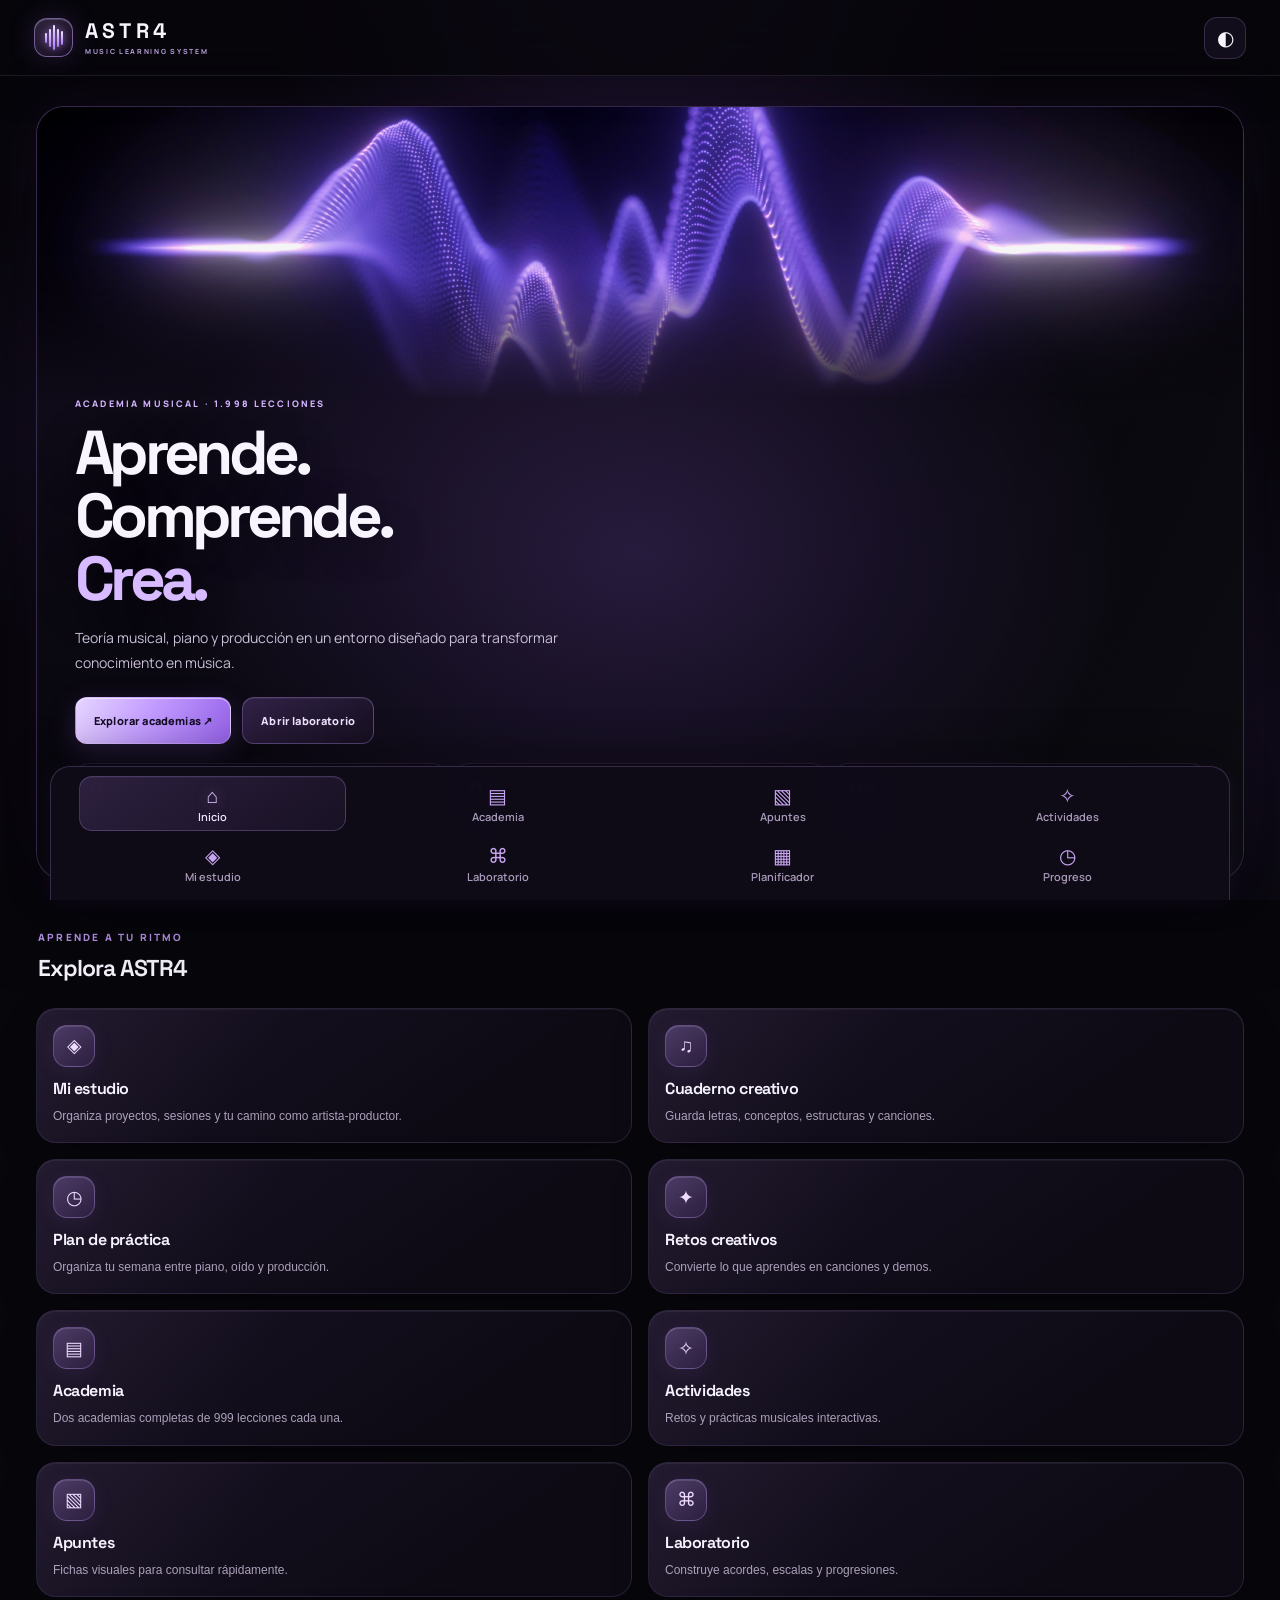
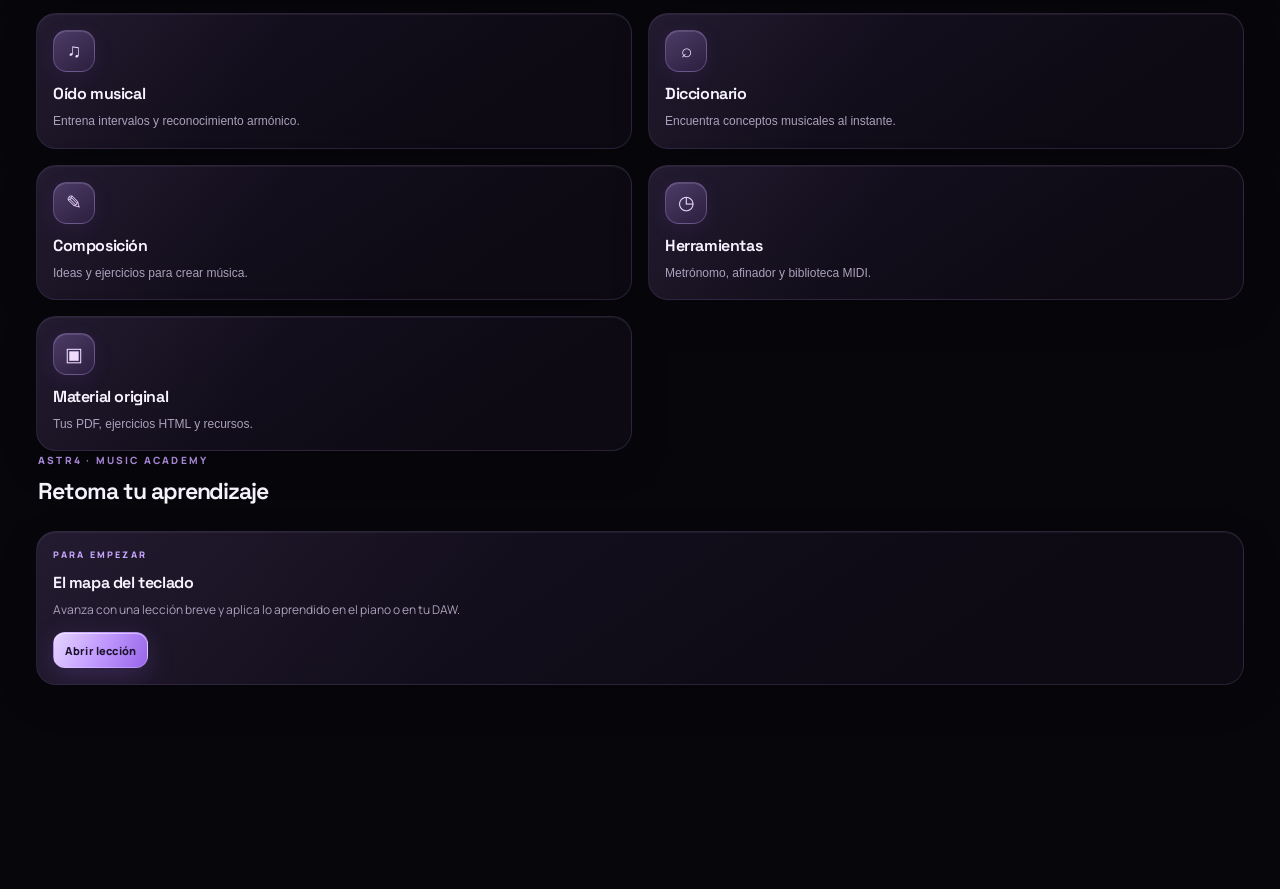
<file: index.html>
<!doctype html>
<html lang="es">
<head>
  <meta charset="utf-8"><meta name="viewport" content="width=device-width, initial-scale=1, viewport-fit=cover">
  <meta name="theme-color" content="#100d18"><meta name="description" content="ASTR4: academia de teoría musical, piano y producción musical.">
  <meta name="apple-mobile-web-app-capable" content="yes"><meta name="apple-mobile-web-app-status-bar-style" content="black-translucent"><meta name="apple-mobile-web-app-title" content="ASTR4">
  <link rel="manifest" href="manifest.webmanifest"><link rel="icon" href="icons/icon.svg" type="image/svg+xml"><link rel="apple-touch-icon" href="icons/icon-192.png">
  <link rel="stylesheet" href="styles.css"><title>ASTR4 · Academia musical</title>
</head>
<body>
<div class="app-shell">
  <header class="topbar"><a class="brand" href="#inicio" aria-label="ASTR4 inicio"><span class="brand-mark" aria-hidden="true"><i></i><i></i><i></i><i></i><i></i></span><span class="brand-word">ASTR4<small>MUSIC LEARNING SYSTEM</small></span></a><button class="icon-btn" id="themeBtn" aria-label="Cambiar tema" title="Cambiar tema">◐</button></header>
  <main id="view" tabindex="-1"></main>
  <nav class="bottom-nav astr4-grid-nav" aria-label="Navegación principal">
    <button class="nav-destination nav-tile" type="button" data-route="inicio" aria-label="Inicio"><span class="nav-tile-icon" aria-hidden="true">⌂</span><small>Inicio</small></button>
    <button class="nav-destination nav-tile" type="button" data-route="academia" aria-label="Academia"><span class="nav-tile-icon" aria-hidden="true">▤</span><small>Academia</small></button>
    <button class="nav-destination nav-tile" type="button" data-route="apuntes" aria-label="Apuntes"><span class="nav-tile-icon" aria-hidden="true">▧</span><small>Apuntes</small></button>
    <button class="nav-destination nav-tile" type="button" data-route="actividades" aria-label="Actividades"><span class="nav-tile-icon" aria-hidden="true">✧</span><small>Actividades</small></button>
    <button class="nav-destination nav-tile" type="button" data-route="estudio" aria-label="Mi estudio"><span class="nav-tile-icon" aria-hidden="true">◈</span><small>Mi estudio</small></button>
    <button class="nav-destination nav-tile" type="button" data-route="laboratorio" aria-label="Laboratorio"><span class="nav-tile-icon" aria-hidden="true">⌘</span><small>Laboratorio</small></button>
    <button class="nav-destination nav-tile" type="button" data-route="planificador" aria-label="Planificador"><span class="nav-tile-icon" aria-hidden="true">▦</span><small>Planificador</small></button>
    <button class="nav-destination nav-tile" type="button" data-route="progreso" aria-label="Progreso"><span class="nav-tile-icon" aria-hidden="true">◷</span><small>Progreso</small></button>
  </nav>
</div>
<div id="toast" class="toast" role="status" aria-live="polite"></div>
<script src="data.js"></script><script src="curriculum.js"></script><script src="app.js"></script>
</body></html>
</file>
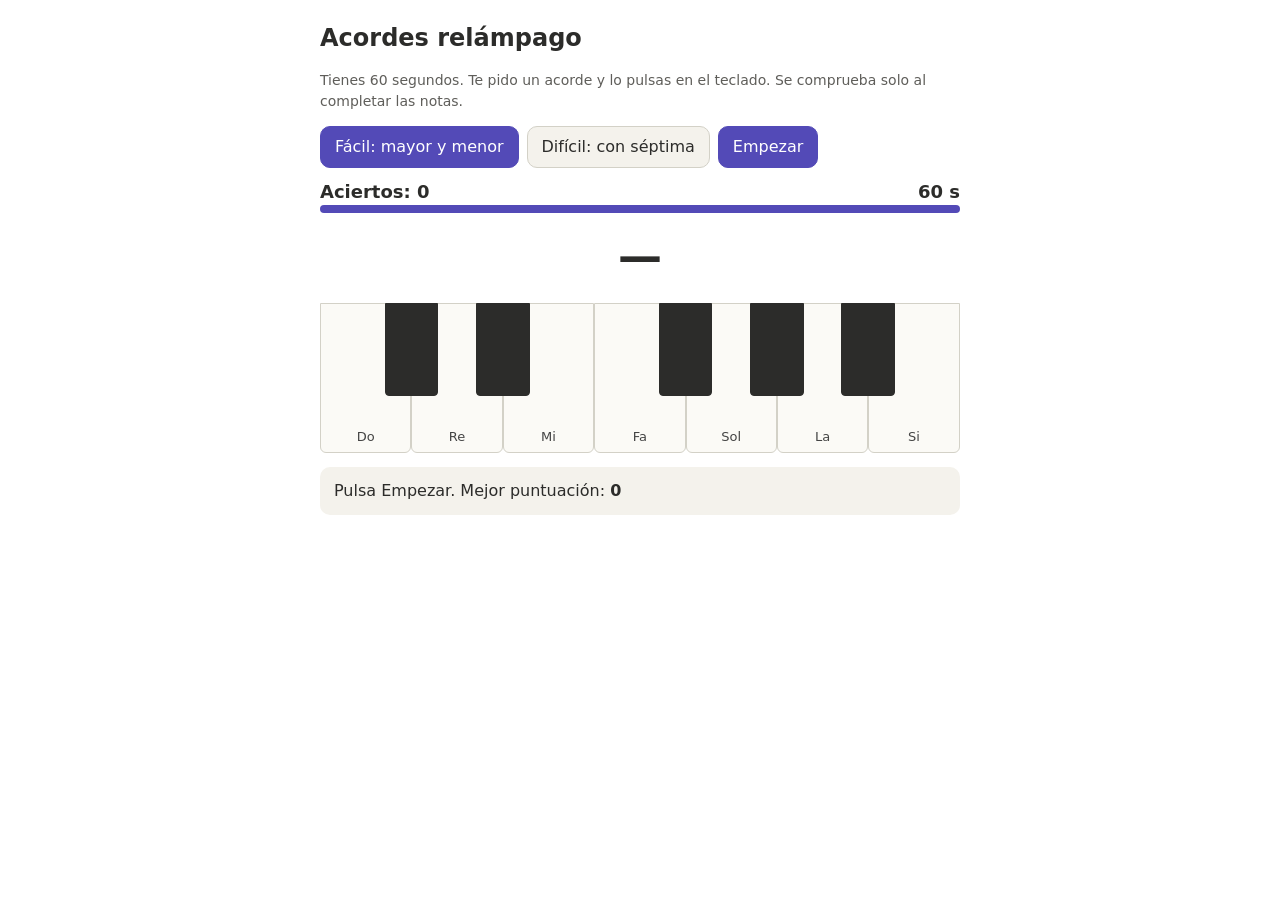
<file: assets/originales/actividades/acordes-relampago.html>
<!DOCTYPE html>
<html lang="es"><head><meta charset="utf-8">
<meta name="viewport" content="width=device-width, initial-scale=1, viewport-fit=cover">
<title>Acordes relámpago</title>
<style>
:root{--bg:#fff;--fg:#2c2c2a;--mu:#5f5e5a;--cd:#f4f2ec;--bd:#d3d1c7;--ac:#534ab7;--ab:#eeedfe;--ok:#0f6e56;--ob:#e1f5ee;--no:#993c1d;--nb:#faece7;box-sizing:border-box;padding-top:env(safe-area-inset-top,0px);padding-bottom:env(safe-area-inset-bottom,0px)}
@media(prefers-color-scheme:dark){:root:not([data-theme="light"]){--bg:#1e1e1c;--fg:#f1efe8;--mu:#b4b2a9;--cd:#2c2c2a;--bd:#444441;--ac:#afa9ec;--ab:#3c3489;--ok:#5dcaa5;--ob:#04342c;--no:#f0997b;--nb:#4a1b0c;color-scheme:dark}}
:root[data-theme="dark"]{--bg:#1e1e1c;--fg:#f1efe8;--mu:#b4b2a9;--cd:#2c2c2a;--bd:#444441;--ac:#afa9ec;--ab:#3c3489;--ok:#5dcaa5;--ob:#04342c;--no:#f0997b;--nb:#4a1b0c;color-scheme:dark}
html{scroll-padding-top:env(safe-area-inset-top,0px)}
body{margin:0;background:var(--bg);color:var(--fg);font:16px/1.5 system-ui,-apple-system,"Segoe UI",Roboto,sans-serif}
#app{max-width:640px;margin:0 auto;padding:20px 16px 48px}
h1{font-size:24px;margin:0 0 4px}.mu{color:var(--mu);font-size:14px}
button{font:inherit;color:var(--fg);background:var(--cd);border:1px solid var(--bd);border-radius:10px;padding:8px 14px;cursor:pointer}
.pr{background:var(--ac);color:var(--bg);border-color:var(--ac)}
.row{display:flex;gap:8px;flex-wrap:wrap;margin:10px 0;align-items:center}
.big{font-size:44px;font-weight:700;text-align:center;margin:10px 0;min-height:56px}
.hud{display:flex;justify-content:space-between;font-size:18px;font-weight:600}
.bar{height:8px;background:var(--cd);border-radius:6px;overflow:hidden}.bar i{display:block;height:100%;background:var(--ac);transition:width .25s linear}
.pn{position:relative;height:150px;margin:14px 0;touch-action:manipulation}
.k{position:absolute;top:0;padding:0}
.k.w{width:14.28%;height:100%;background:#fbfaf6;color:#444;border:1px solid var(--bd);border-radius:0 0 6px 6px;display:flex;align-items:flex-end;justify-content:center;padding-bottom:6px;font-size:13px}
.k.b{width:8.4%;height:62%;background:#2c2c2a;border:1px solid #2c2c2a;border-radius:0 0 4px 4px;z-index:2}
.k.on{background:var(--ac)!important;color:#fff!important;border-color:var(--ac)}
.k.ok{background:var(--ok)!important;color:#fff!important}.k.no{background:var(--no)!important;color:#fff!important}
.fb{padding:12px 14px;border-radius:10px;background:var(--cd);margin:10px 0}
</style></head><body><div id="app">
<h1>Acordes relámpago</h1>
<p class="mu">Tienes 60 segundos. Te pido un acorde y lo pulsas en el teclado. Se comprueba solo al completar las notas.</p>
<div class="row"><button id="l1" class="pr">Fácil: mayor y menor</button><button id="l2">Difícil: con séptima</button><button id="go" class="pr">Empezar</button></div>
<div class="hud"><span id="sc">Aciertos: 0</span><span id="tm">60 s</span></div>
<div class="bar"><i id="br" style="width:100%"></i></div>
<div class="big" id="tg">—</div>
<div id="pn"></div>
<div class="fb" id="fb">Pulsa Empezar. Mejor puntuación: <b id="bs">0</b></div>
<script>
const N=['Do','Do#','Re','Re#','Mi','Fa','Fa#','Sol','Sol#','La','La#','Si'],nn=p=>N[((p%12)+12)%12];
const IN={'':[0,4,7],' menor':[0,3,7],'7M':[0,4,7,11],'m7':[0,3,7,10],'7':[0,4,7,10]};
const $=i=>document.getElementById(i);
let lv=1,run=false,sc=0,left=60,sel=new Set(),cur=null,iv=null,ctx=null,best=0,lock=false;
try{best=+localStorage.getItem('arel')||0}catch(e){}$('bs').textContent=best;
$('l1').onclick=()=>{lv=1;$('l1').className='pr';$('l2').className=''};
$('l2').onclick=()=>{lv=2;$('l2').className='pr';$('l1').className=''};
const W=[0,2,4,5,7,9,11],B={1:1,3:2,6:4,8:5,10:6};
function pn(st){let h='<div class="pn">';W.forEach((p,i)=>h+=`<button class="k w${cls(p,st)}" style="left:${i*14.28}%" onclick="tg(${p})">${nn(p)}</button>`);Object.keys(B).forEach(p=>h+=`<button class="k b${cls(+p,st)}" style="left:${B[p]*14.28-4.2}%" onclick="tg(${p})"></button>`);$('pn').innerHTML=h+'</div>'}
function cls(p,st){return st&&cur.p.includes(p)&&st==='no'?' ok':sel.has(p)?(st==='no'&&!cur.p.includes(p)?' no':' on'):''}
function nxt(){const r=Math.floor(Math.random()*12),ts=lv===1?['','',' menor']:['7M','m7','7'],t=ts[Math.floor(Math.random()*ts.length)];
cur={n:nn(r)+(t===' menor'?' menor':t),p:IN[t].map(i=>(r+i)%12)};sel=new Set();lock=false;$('tg').textContent=cur.n;pn()}
function snd(p){try{ctx=ctx||new(window.AudioContext||window.webkitAudioContext)();ctx.resume();const o=ctx.createOscillator(),g=ctx.createGain();o.type='triangle';o.frequency.value=440*Math.pow(2,(60+p-69)/12);g.gain.setValueAtTime(.0001,ctx.currentTime);g.gain.linearRampToValueAtTime(.15,ctx.currentTime+.02);g.gain.exponentialRampToValueAtTime(.0001,ctx.currentTime+.6);o.connect(g);g.connect(ctx.destination);o.start();o.stop(ctx.currentTime+.65)}catch(e){}}
function tg(p){if(!run||lock)return;sel.has(p)?sel.delete(p):sel.add(p);snd(p);pn();
if(sel.size===cur.p.length){lock=true;const ok=cur.p.every(x=>sel.has(x));if(ok){sc++;$('sc').textContent='Aciertos: '+sc;$('fb').textContent='Correcto.';setTimeout(nxt,250)}else{pn('no');$('fb').textContent='No era ese. '+cur.n+' = '+cur.p.map(nn).join(' – ');setTimeout(nxt,1400)}}}
$('go').onclick=()=>{clearInterval(iv);run=true;sc=0;left=60;$('sc').textContent='Aciertos: 0';$('tm').textContent='60 s';$('br').style.width='100%';$('fb').textContent='¡Ya!';nxt();
iv=setInterval(()=>{left--;$('tm').textContent=left+' s';$('br').style.width=left/60*100+'%';if(left<=0){clearInterval(iv);run=false;$('tg').textContent='Fin';if(sc>best){best=sc;try{localStorage.setItem('arel',best)}catch(e){}}$('bs').textContent=best;$('fb').textContent='Tiempo. Has acertado '+sc+(sc>=best&&sc>0?' (nuevo récord).':'.')}},1000)};
pn();
</script></div></body></html>
</file>
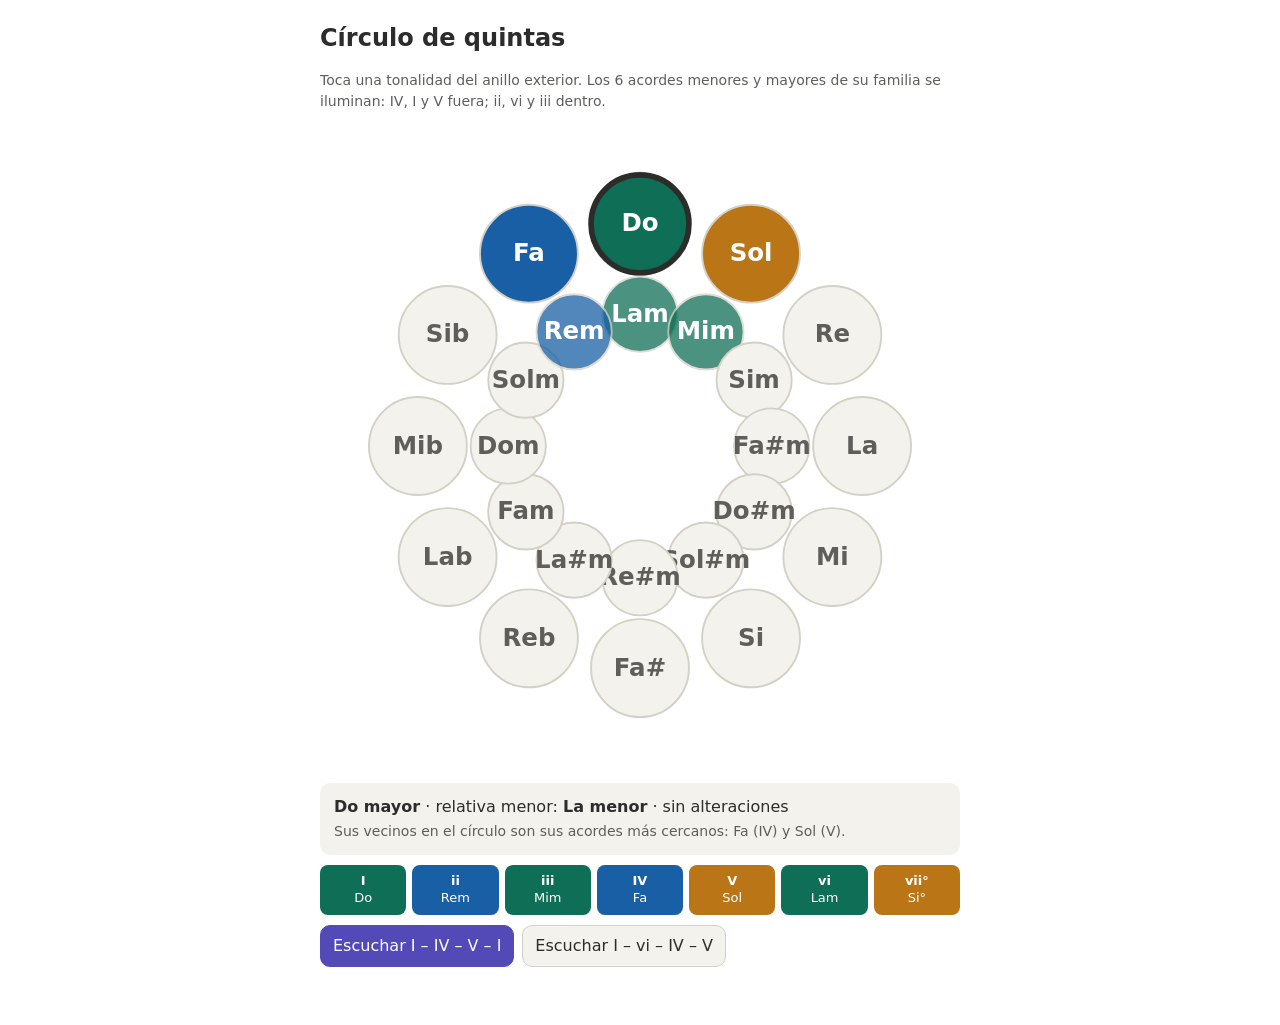
<file: assets/originales/actividades/circulo-de-quintas.html>
<!DOCTYPE html>
<html lang="es"><head><meta charset="utf-8">
<meta name="viewport" content="width=device-width, initial-scale=1, viewport-fit=cover">
<title>Círculo de quintas interactivo</title>
<style>
:root{--bg:#fff;--fg:#2c2c2a;--mu:#5f5e5a;--cd:#f4f2ec;--bd:#d3d1c7;--ac:#534ab7;--ab:#eeedfe;--ok:#0f6e56;--ob:#e1f5ee;--bl:#185fa5;--bb:#e6f1fb;--wa:#ba7517;--wb:#faeeda;box-sizing:border-box;padding-top:env(safe-area-inset-top,0px);padding-bottom:env(safe-area-inset-bottom,0px)}
@media(prefers-color-scheme:dark){:root:not([data-theme="light"]){--bg:#1e1e1c;--fg:#f1efe8;--mu:#b4b2a9;--cd:#2c2c2a;--bd:#444441;--ac:#afa9ec;--ab:#3c3489;--ok:#5dcaa5;--ob:#04342c;--bl:#85b7eb;--bb:#042c53;--wa:#ef9f27;--wb:#412402;color-scheme:dark}}
:root[data-theme="dark"]{--bg:#1e1e1c;--fg:#f1efe8;--mu:#b4b2a9;--cd:#2c2c2a;--bd:#444441;--ac:#afa9ec;--ab:#3c3489;--ok:#5dcaa5;--ob:#04342c;--bl:#85b7eb;--bb:#042c53;--wa:#ef9f27;--wb:#412402;color-scheme:dark}
html{scroll-padding-top:env(safe-area-inset-top,0px)}
body{margin:0;background:var(--bg);color:var(--fg);font:16px/1.5 system-ui,-apple-system,"Segoe UI",Roboto,sans-serif}
#app{max-width:640px;margin:0 auto;padding:20px 16px 48px}
h1{font-size:24px;margin:0 0 4px}.mu{color:var(--mu);font-size:14px}
button{font:inherit;color:var(--fg);background:var(--cd);border:1px solid var(--bd);border-radius:10px;padding:8px 12px;cursor:pointer}
.pr{background:var(--ac);color:var(--bg);border-color:var(--ac)}
.row{display:flex;gap:8px;flex-wrap:wrap;margin:10px 0}
.fb{padding:12px 14px;border-radius:10px;background:var(--cd);margin:10px 0}
svg text{font:600 13px system-ui,sans-serif;pointer-events:none}
.n{cursor:pointer}
.ch{display:grid;grid-template-columns:repeat(7,1fr);gap:6px;margin:10px 0}
.ch div{border-radius:8px;padding:8px 2px;text-align:center;font-size:13px;line-height:1.3}
</style></head><body><div id="app">
<h1>Círculo de quintas</h1>
<p class="mu">Toca una tonalidad del anillo exterior. Los 6 acordes menores y mayores de su familia se iluminan: IV, I y V fuera; ii, vi y iii dentro.</p>
<svg id="w" viewBox="0 0 340 340" width="100%" role="img" aria-label="Círculo de quintas con 12 tonalidades mayores y sus relativas menores"></svg>
<div class="fb" id="info"></div>
<div class="ch" id="ch"></div>
<div class="row"><button class="pr" id="p1">Escuchar I – IV – V – I</button><button id="p2">Escuchar I – vi – IV – V</button></div>
<script>
const N=['Do','Do#','Re','Re#','Mi','Fa','Fa#','Sol','Sol#','La','La#','Si'],nn=p=>N[((p%12)+12)%12];
const O=[0,7,2,9,4,11,6,1,8,3,10,5],NM=['Do','Sol','Re','La','Mi','Si','Fa#','Reb','Lab','Mib','Sib','Fa'];
const MAJ=[0,2,4,5,7,9,11],QD=['','m','m','','','m','dim'],RM=['I','ii','iii','IV','V','vi','vii°'],IN={'':[0,4,7],m:[0,3,7],dim:[0,3,6]};
let sel=0,ctx=null;const $=i=>document.getElementById(i),NS='http://www.w3.org/2000/svg';
function pos(i,r){const a=(i*30-90)*Math.PI/180;return [170+r*Math.cos(a),170+r*Math.sin(a)]}
function css(v){return getComputedStyle(document.documentElement).getPropertyValue(v)}
function draw(){const w=$('w');w.innerHTML='';const L=(i,k)=>(sel+i+12)%12;
const role={};role[L(0)]='I';role[L(-1)]='IV';role[L(1)]='V';
const rin={};rin[L(0)]='vi';rin[L(-1)]='ii';rin[L(1)]='iii';
const col={I:'--ok',IV:'--bl',V:'--wa',vi:'--ok',ii:'--bl',iii:'--ok'};
for(let i=0;i<12;i++){[[i,118,26,0],[i,70,20,1]].forEach(([_,r,rad,inn])=>{const p=pos(i,r),rl=inn?rin[i]:role[i],g=document.createElementNS(NS,'g');g.setAttribute('class','n');
const c=document.createElementNS(NS,'circle');c.setAttribute('cx',p[0]);c.setAttribute('cy',p[1]);c.setAttribute('r',rad);
c.setAttribute('fill',rl?`var(${col[rl]})`:'var(--cd)');c.setAttribute('stroke',i===sel&&!inn?'var(--fg)':'var(--bd)');c.setAttribute('stroke-width',i===sel&&!inn?3:1);c.setAttribute('opacity',rl?(inn?.75:1):1);
const t=document.createElementNS(NS,'text');t.setAttribute('x',p[0]);t.setAttribute('y',p[1]+4);t.setAttribute('text-anchor','middle');t.setAttribute('fill',rl?'#fff':'var(--mu)');
t.textContent=inn?nn(O[i]+9)+'m':NM[i];g.appendChild(c);g.appendChild(t);g.onclick=()=>{sel=i;draw();sound([[O[i],'']])};w.appendChild(g)})}
const k=O[sel],sg=sel<=6?sel:12-sel,tp=sel<=6?'sostenido':'bemol';
$('info').innerHTML=`<b>${NM[sel]} mayor</b> · relativa menor: <b>${nn(k+9)} menor</b> · ${sg===0?'sin alteraciones':sg+' '+tp+(sg>1?'s':'')}<br><span class="mu">Sus vecinos en el círculo son sus acordes más cercanos: ${NM[(sel+11)%12]} (IV) y ${NM[(sel+1)%12]} (V).</span>`;
$('ch').innerHTML=MAJ.map((o,d)=>{const r=(k+o)%12,cl=['--ok','--bl','--ok','--bl','--wa','--ok','--wa'][d];return `<div style="background:var(${cl});color:#fff"><b>${RM[d]}</b><br>${nn(r)}${QD[d]==='m'?'m':QD[d]==='dim'?'°':''}</div>`}).join('')}
function sound(cs){try{ctx=ctx||new(window.AudioContext||window.webkitAudioContext)();ctx.resume()}catch(e){return}
let t=ctx.currentTime+.05;cs.forEach(c=>{IN[c[1]].forEach(i=>o(440*Math.pow(2,((60+(c[0]+i)%12)-69)/12),t,1.1,'triangle',.12));o(440*Math.pow(2,((36+c[0])-69)/12),t,1.1,'sine',.22);t+=1.2})}
function o(f,t,d,y,g){const a=ctx.createOscillator(),v=ctx.createGain();a.type=y;a.frequency.value=f;v.gain.setValueAtTime(.0001,t);v.gain.linearRampToValueAtTime(g,t+.03);v.gain.exponentialRampToValueAtTime(.0001,t+d);a.connect(v);v.connect(ctx.destination);a.start(t);a.stop(t+d+.05)}
const deg=(d)=>[(O[sel]+MAJ[d])%12,QD[d]];
$('p1').onclick=()=>sound([deg(0),deg(3),deg(4),deg(0)]);
$('p2').onclick=()=>sound([deg(0),deg(5),deg(3),deg(4)]);
draw();
</script></div></body></html>
</file>
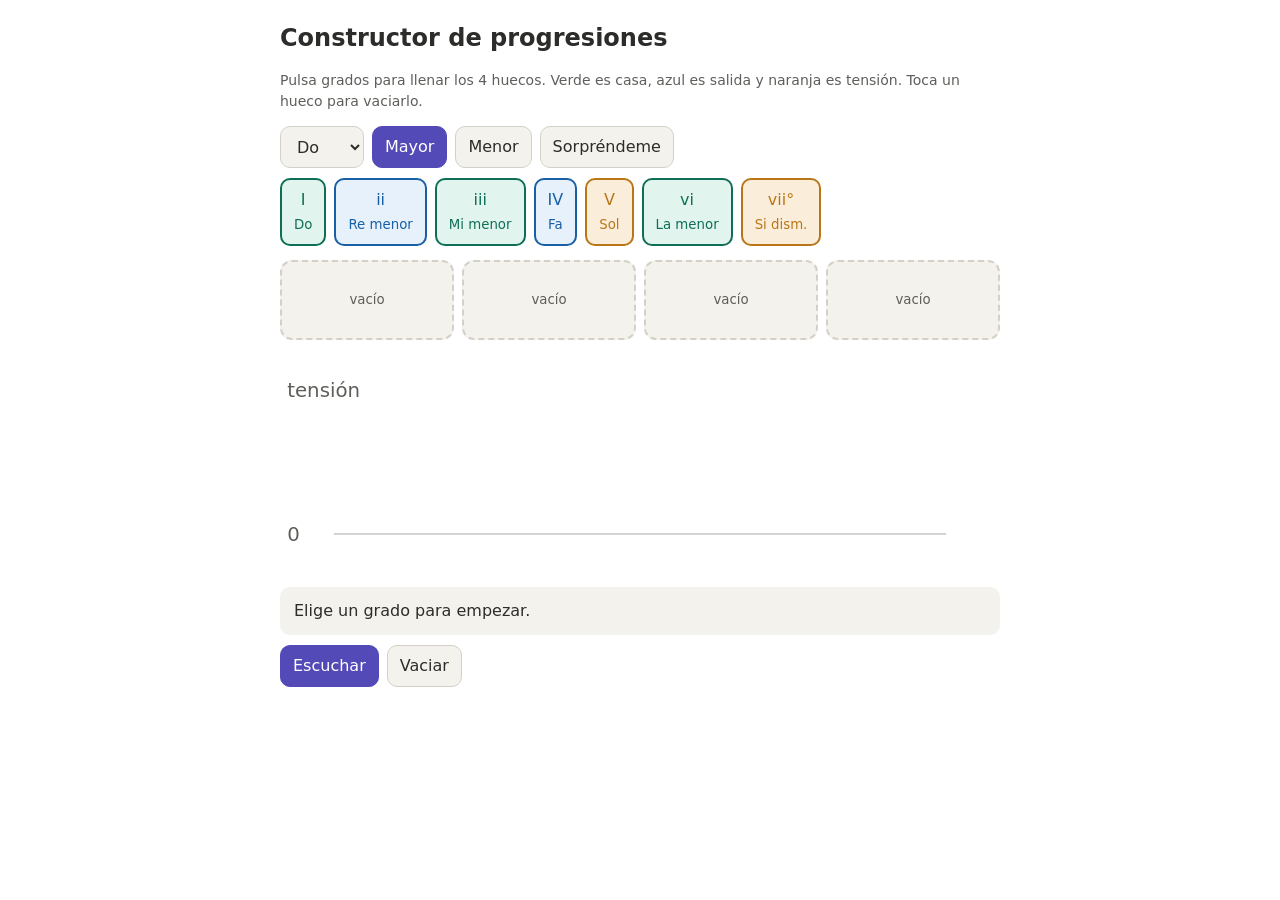
<file: assets/originales/actividades/constructor-de-progresiones.html>
<!DOCTYPE html>
<html lang="es"><head><meta charset="utf-8">
<meta name="viewport" content="width=device-width, initial-scale=1, viewport-fit=cover">
<title>Constructor de progresiones</title>
<style>
:root{--bg:#fff;--fg:#2c2c2a;--mu:#5f5e5a;--cd:#f4f2ec;--bd:#d3d1c7;--ac:#534ab7;--ab:#eeedfe;--ok:#0f6e56;--ob:#e1f5ee;--bl:#185fa5;--bb:#e6f1fb;--wa:#ba7517;--wb:#faeeda;box-sizing:border-box;padding-top:env(safe-area-inset-top,0px);padding-bottom:env(safe-area-inset-bottom,0px)}
@media(prefers-color-scheme:dark){:root:not([data-theme="light"]){--bg:#1e1e1c;--fg:#f1efe8;--mu:#b4b2a9;--cd:#2c2c2a;--bd:#444441;--ac:#afa9ec;--ab:#3c3489;--ok:#5dcaa5;--ob:#04342c;--bl:#85b7eb;--bb:#042c53;--wa:#ef9f27;--wb:#412402;color-scheme:dark}}
:root[data-theme="dark"]{--bg:#1e1e1c;--fg:#f1efe8;--mu:#b4b2a9;--cd:#2c2c2a;--bd:#444441;--ac:#afa9ec;--ab:#3c3489;--ok:#5dcaa5;--ob:#04342c;--bl:#85b7eb;--bb:#042c53;--wa:#ef9f27;--wb:#412402;color-scheme:dark}
html{scroll-padding-top:env(safe-area-inset-top,0px)}
body{margin:0;background:var(--bg);color:var(--fg);font:16px/1.5 system-ui,-apple-system,"Segoe UI",Roboto,sans-serif}
#app{max-width:720px;margin:0 auto;padding:20px 16px 48px}
h1{font-size:24px;margin:0 0 4px}.mu{color:var(--mu);font-size:14px}
button,select{font:inherit;color:var(--fg);background:var(--cd);border:1px solid var(--bd);border-radius:10px;padding:8px 12px;cursor:pointer}
.pr{background:var(--ac);color:var(--bg);border-color:var(--ac)}
.row{display:flex;gap:8px;flex-wrap:wrap;margin:10px 0}
.c{border-width:2px}.c.c1{background:var(--ob);color:var(--ok);border-color:var(--ok)}.c.c2{background:var(--bb);color:var(--bl);border-color:var(--bl)}.c.c3{background:var(--wb);color:var(--wa);border-color:var(--wa)}
.g4{display:grid;grid-template-columns:repeat(4,1fr);gap:8px;margin:14px 0}
.s{min-height:76px;border:2px dashed var(--bd);border-radius:12px;display:flex;flex-direction:column;align-items:center;justify-content:center;font-weight:600;cursor:pointer;background:var(--cd)}
.s small{font-weight:400;color:var(--mu)}.s.on{outline:3px solid var(--ac)}
.fb{padding:12px 14px;border-radius:10px;background:var(--cd);margin:10px 0}
svg text{fill:var(--mu);font-size:11px}
</style></head><body><div id="app">
<h1>Constructor de progresiones</h1>
<p class="mu">Pulsa grados para llenar los 4 huecos. Verde es casa, azul es salida y naranja es tensión. Toca un hueco para vaciarlo.</p>
<div class="row"><select id="key" aria-label="Tonalidad"></select><button id="bM">Mayor</button><button id="bm">Menor</button><button id="rn">Sorpréndeme</button></div>
<div class="row" id="deg"></div>
<div class="g4" id="sl"></div>
<svg id="cv" viewBox="0 0 400 120" width="100%" role="img" aria-label="Curva de tensión de la progresión"></svg>
<div class="fb" id="msg"></div>
<div class="row"><button class="pr" id="pl">Escuchar</button><button id="cl">Vaciar</button></div>
<script>
const N=['Do','Do#','Re','Re#','Mi','Fa','Fa#','Sol','Sol#','La','La#','Si'],nn=p=>N[((p%12)+12)%12];
const IN={M:[0,4,7],m:[0,3,7],d:[0,3,6]},SU={M:'',m:' menor',d:' dism.'};
const D={M:[['I','M',0,1,0],['ii','m',2,2,2],['iii','m',4,1,1],['IV','M',5,2,2],['V','M',7,3,3],['vi','m',9,1,1],['vii°','d',11,3,4]],
m:[['i','m',0,1,0],['ii°','d',2,2,2],['III','M',3,1,1],['iv','m',5,2,2],['v','m',7,3,2],['V','M',7,3,3],['VI','M',8,1,1],['VII','M',10,2,2]]};
const P={M:[[0,4,5,3],[5,3,0,4],[0,5,3,4],[1,4,0,0],[0,3,4,0]],m:[[0,6,2,7],[0,7,6,5],[0,3,7,2],[0,6,4,0]]};
const RN={1:'Casa',2:'Salida',3:'Tensión'};
let md='M',sl=[null,null,null,null],ptr=0,ctx=null,tm=[];
const $=i=>document.getElementById(i);
const K=$('key');N.forEach((n,i)=>{const o=document.createElement('option');o.value=i;o.textContent=n;K.appendChild(o)});K.onchange=draw;
$('bM').onclick=()=>{md='M';sl=[null,null,null,null];ptr=0;draw()};$('bm').onclick=()=>{md='m';sl=[null,null,null,null];ptr=0;draw()};
$('cl').onclick=()=>{sl=[null,null,null,null];ptr=0;draw()};
$('rn').onclick=()=>{sl=pick(P[md]).slice();ptr=0;draw();play()};
const pick=a=>a[Math.floor(Math.random()*a.length)];
const ch=i=>{const d=D[md][i],r=(+K.value+d[2])%12;return {r,q:d[1],n:nn(r)+SU[d[1]],d}};
function draw(){
$('bM').className=md==='M'?'pr':'';$('bm').className=md==='m'?'pr':'';
let h='';D[md].forEach((d,i)=>{const c=ch(i);h+=`<button class="c c${d[3]}" onclick="add(${i})">${d[0]}<br><small>${c.n}</small></button>`});$('deg').innerHTML=h;
h='';sl.forEach((v,i)=>{h+=`<div class="s" id="s${i}" onclick="clr(${i})">${v==null?'<small>vacío</small>':`${D[md][v][0]}<small>${ch(v).n}</small>`}</div>`});$('sl').innerHTML=h;
let s='<line x1="30" y1="100" x2="370" y2="100" stroke="currentColor" opacity=".2"/>',pts=[];
sl.forEach((v,i)=>{if(v==null)return;const x=60+i*93,y=100-D[md][v][4]*20;pts.push(x+','+y);});
if(pts.length>1)s+=`<polyline points="${pts.join(' ')}" fill="none" stroke="var(--ac)" stroke-width="2.5"/>`;
sl.forEach((v,i)=>{if(v==null)return;const x=60+i*93,y=100-D[md][v][4]*20,c=['','--ok','--bl','--wa'][D[md][v][3]];s+=`<circle cx="${x}" cy="${y}" r="7" fill="var(${c})"/><text x="${x}" y="116" text-anchor="middle">${D[md][v][0]}</text>`});
s+='<text x="4" y="104">0</text><text x="4" y="24">tensión</text>';$('cv').innerHTML=s;
const f=sl.filter(v=>v!=null);let m='';
if(!f.length)m='Elige un grado para empezar.';
else if(f.length<4)m=`Llevas ${f.length} de 4 acordes. Faltan ${4-f.length}.`;
else{const l=D[md][f[3]][3],a=D[md][f[0]][3];m=(a===1?'Empieza en casa, buen punto de partida. ':'No empieza en casa: crea intriga desde el primer acorde. ')+(l===1?'Termina en casa: el bucle descansa al cerrarse.':l===2?'Termina en salida: suena abierto y sigue girando.':'Termina en tensión: pide volver al principio y el bucle gira con ganas.')}
$('msg').textContent=m}
function add(i){sl[ptr]=i;ptr=(ptr+1)%4;draw();ctxo();tone(ch(i),0,1)}
function clr(i){sl[i]=null;ptr=i;draw()}
function ctxo(){try{ctx=ctx||new(window.AudioContext||window.webkitAudioContext)();ctx.resume()}catch(e){}}
const mf=m=>440*Math.pow(2,(m-69)/12);
function tone(c,t,d){if(!ctx)return;const t0=ctx.currentTime+.05+t;IN[c.q].forEach(i=>o(mf(60+(c.r+i)%12),t0,d,'triangle',.12));o(mf(36+c.r),t0,d,'sine',.22)}
function o(f,t,d,y,g){const a=ctx.createOscillator(),v=ctx.createGain();a.type=y;a.frequency.value=f;v.gain.setValueAtTime(.0001,t);v.gain.linearRampToValueAtTime(g,t+.03);v.gain.exponentialRampToValueAtTime(.0001,t+d);a.connect(v);v.connect(ctx.destination);a.start(t);a.stop(t+d+.05)}
function play(){ctxo();tm.forEach(clearTimeout);tm=[];document.querySelectorAll('.s').forEach(e=>e.classList.remove('on'));
sl.forEach((v,i)=>{if(v==null)return;tone(ch(v),i*1.2,1.15);tm.push(setTimeout(()=>{document.querySelectorAll('.s').forEach((e,j)=>e.classList.toggle('on',j===i))},i*1200))});
tm.push(setTimeout(()=>document.querySelectorAll('.s').forEach(e=>e.classList.remove('on')),4800))}
$('pl').onclick=play;draw();
</script></div></body></html>
</file>
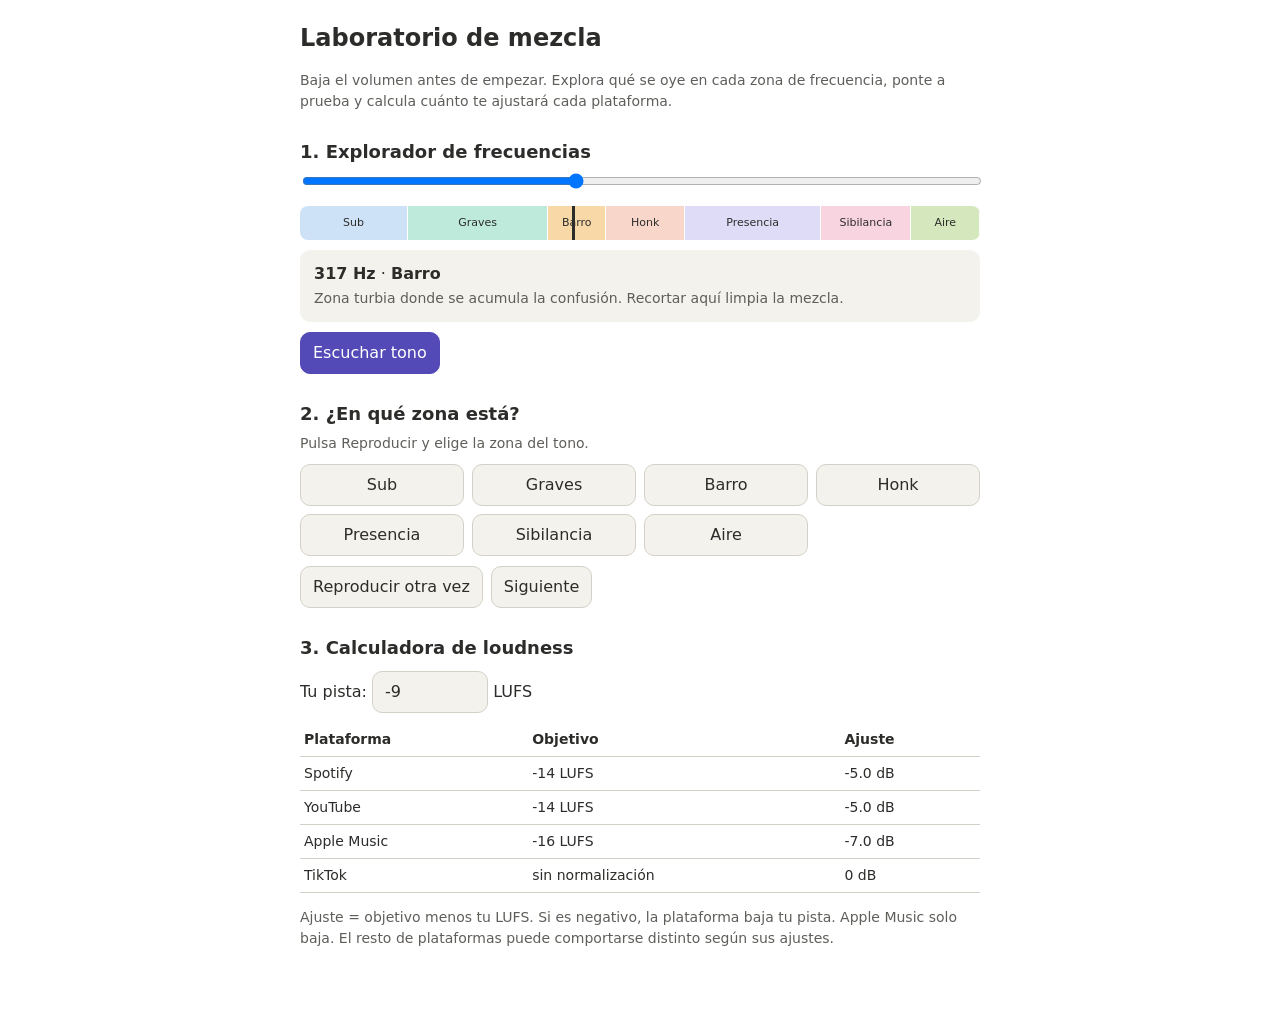
<file: assets/originales/actividades/laboratorio-de-mezcla.html>
<!DOCTYPE html>
<html lang="es"><head><meta charset="utf-8">
<meta name="viewport" content="width=device-width, initial-scale=1, viewport-fit=cover">
<title>Laboratorio de mezcla</title>
<style>
:root{--bg:#fff;--fg:#2c2c2a;--mu:#5f5e5a;--cd:#f4f2ec;--bd:#d3d1c7;--ac:#534ab7;--ab:#eeedfe;--ok:#0f6e56;--ob:#e1f5ee;--no:#993c1d;--nb:#faece7;box-sizing:border-box;padding-top:env(safe-area-inset-top,0px);padding-bottom:env(safe-area-inset-bottom,0px)}
@media(prefers-color-scheme:dark){:root:not([data-theme="light"]){--bg:#1e1e1c;--fg:#f1efe8;--mu:#b4b2a9;--cd:#2c2c2a;--bd:#444441;--ac:#afa9ec;--ab:#3c3489;--ok:#5dcaa5;--ob:#04342c;--no:#f0997b;--nb:#4a1b0c;color-scheme:dark}}
:root[data-theme="dark"]{--bg:#1e1e1c;--fg:#f1efe8;--mu:#b4b2a9;--cd:#2c2c2a;--bd:#444441;--ac:#afa9ec;--ab:#3c3489;--ok:#5dcaa5;--ob:#04342c;--no:#f0997b;--nb:#4a1b0c;color-scheme:dark}
html{scroll-padding-top:env(safe-area-inset-top,0px)}
body{margin:0;background:var(--bg);color:var(--fg);font:16px/1.5 system-ui,-apple-system,"Segoe UI",Roboto,sans-serif}
#app{max-width:680px;margin:0 auto;padding:20px 16px 48px}
h1{font-size:24px;margin:0 0 4px}h2{font-size:18px;margin:26px 0 6px}.mu{color:var(--mu);font-size:14px}
button,input[type=number]{font:inherit;color:var(--fg);background:var(--cd);border:1px solid var(--bd);border-radius:10px;padding:8px 12px;cursor:pointer}
input[type=number]{cursor:text;width:90px}
.pr{background:var(--ac);color:var(--bg);border-color:var(--ac)}
.row{display:flex;gap:8px;flex-wrap:wrap;margin:10px 0;align-items:center}
input[type=range]{width:100%}
.bands{display:flex;height:34px;border-radius:8px;overflow:hidden;margin:10px 0 4px;position:relative}
.bands div{display:flex;align-items:center;justify-content:center;font-size:11px;color:var(--fg);border-right:1px solid var(--bg)}
.mk{position:absolute;top:0;bottom:0;width:3px;background:var(--fg)}
.fb{padding:12px 14px;border-radius:10px;background:var(--cd);margin:10px 0}
.opts{display:grid;grid-template-columns:repeat(auto-fit,minmax(130px,1fr));gap:8px;margin:10px 0}
.opts button.g{background:var(--ob);color:var(--ok);border-color:var(--ok)}.opts button.r{background:var(--nb);color:var(--no);border-color:var(--no)}
table{width:100%;border-collapse:collapse;font-size:14px}td,th{padding:6px 4px;border-bottom:1px solid var(--bd);text-align:left}
</style></head><body><div id="app">
<h1>Laboratorio de mezcla</h1>
<p class="mu">Baja el volumen antes de empezar. Explora qué se oye en cada zona de frecuencia, ponte a prueba y calcula cuánto te ajustará cada plataforma.</p>
<h2>1. Explorador de frecuencias</h2>
<input type="range" id="fr" min="0" max="1000" value="400" aria-label="Frecuencia">
<div class="bands" id="bd"><span class="mk" id="mk"></span></div>
<div class="fb"><b id="hz"></b> · <b id="bn"></b><br><span id="ds" class="mu"></span></div>
<div class="row"><button class="pr" id="tn">Escuchar tono</button></div>
<h2>2. ¿En qué zona está?</h2>
<div id="q" class="mu"></div><div class="opts" id="qo"></div><div class="row"><button id="qs">Reproducir otra vez</button><button id="qn">Siguiente</button><span id="qsc" class="mu"></span></div>
<h2>3. Calculadora de loudness</h2>
<div class="row"><label>Tu pista: <input type="number" id="lu" value="-9" step="0.5"> LUFS</label></div>
<table id="tb"></table>
<p class="mu">Ajuste = objetivo menos tu LUFS. Si es negativo, la plataforma baja tu pista. Apple Music solo baja. El resto de plataformas puede comportarse distinto según sus ajustes.</p>
<script>
const B=[['Sub',20,60,'808 y subgraves del bombo. Se siente más que se oye; deja esta zona solo al bajo y al bombo.'],['Graves',60,250,'Cuerpo del bombo, el bajo y la base de voces e instrumentos.'],['Barro',250,450,'Zona turbia donde se acumula la confusión. Recortar aquí limpia la mezcla.'],['Honk',450,1000,'Sonido nasal y de cartón. Demasiado aquí agobia.'],['Presencia',1000,4000,'Claridad e inteligibilidad de la voz y de los instrumentos principales.'],['Sibilancia',4000,10000,'Las eses y los platillos. Si cansa, se ajusta con un de-esser.'],['Aire',10000,20000,'Brillo y apertura. Se añade con una subida suave de agudos.']];
const C=['#85b7eb','#5dcaa5','#ef9f27','#f0997b','#afa9ec','#ed93b1','#97c459'];
const $=i=>document.getElementById(i),f2=v=>20*Math.pow(1000,v/1000),L=Math.log(20000/20);
B.forEach((b,i)=>{const d=document.createElement('div');d.style.width=(Math.log(b[2]/b[1])/L*100)+'%';d.style.background=C[i]+'66';d.textContent=window.innerWidth>480?b[0]:'';$('bd').insertBefore(d,$('mk'))});
let ctx=null,osc=null,gn=null;
function band(f){return B.find(b=>f>=b[1]&&f<b[2])||B[6]}
function upd(){const f=f2(+$('fr').value),b=band(f);$('hz').textContent=(f<1000?Math.round(f)+' Hz':(f/1000).toFixed(1)+' kHz');$('bn').textContent=b[0];$('ds').textContent=b[3];$('mk').style.left=(Math.log(f/20)/L*100)+'%';if(osc)osc.frequency.value=f}
$('fr').oninput=upd;
function ac(){ctx=ctx||new(window.AudioContext||window.webkitAudioContext)();ctx.resume()}
$('tn').onclick=()=>{if(osc){osc.stop();osc=null;$('tn').textContent='Escuchar tono';return}try{ac()}catch(e){return}osc=ctx.createOscillator();gn=ctx.createGain();gn.gain.value=.06;osc.frequency.value=f2(+$('fr').value);osc.connect(gn);gn.connect(ctx.destination);osc.start();$('tn').textContent='Parar'};
let qf=0,ok=0,tot=0,done=false;
function beep(f){try{ac()}catch(e){return}const o=ctx.createOscillator(),g=ctx.createGain();o.frequency.value=f;g.gain.setValueAtTime(.0001,ctx.currentTime);g.gain.linearRampToValueAtTime(.07,ctx.currentTime+.05);g.gain.setValueAtTime(.07,ctx.currentTime+.9);g.gain.linearRampToValueAtTime(.0001,ctx.currentTime+1.1);o.connect(g);g.connect(ctx.destination);o.start();o.stop(ctx.currentTime+1.2)}
function nq(){done=false;const b=B[Math.floor(Math.random()*7)];qf=b[1]*Math.pow(b[2]/b[1],.15+Math.random()*.7);$('q').textContent='Pulsa Reproducir y elige la zona del tono.';$('qo').innerHTML=B.map((x,i)=>`<button onclick="an(${i},this)">${x[0]}</button>`).join('');}
function an(i,el){if(done)return;done=true;tot++;const r=B.indexOf(band(qf));if(i===r)ok++;const bs=$('qo').children;bs[r].className='g';if(i!==r)el.className='r';$('q').textContent=`Era ${qf<1000?Math.round(qf)+' Hz':(qf/1000).toFixed(1)+' kHz'}: ${B[r][0]} (${B[r][1]}–${B[r][2]} Hz).`;$('qsc').textContent=ok+' de '+tot}
$('qs').onclick=()=>beep(qf);$('qn').onclick=()=>{nq();beep(qf)};
const PL=[['Spotify',-14],['YouTube',-14],['Apple Music',-16]];
function lu(){const v=+$('lu').value;$('tb').innerHTML='<tr><th>Plataforma</th><th>Objetivo</th><th>Ajuste</th></tr>'+PL.map(p=>{const a=p[1]-v;return `<tr><td>${p[0]}</td><td>${p[1]} LUFS</td><td>${a>0?'+':''}${a.toFixed(1)} dB</td></tr>`}).join('')+'<tr><td>TikTok</td><td>sin normalización</td><td>0 dB</td></tr>'}
$('lu').oninput=lu;upd();nq();lu();
</script></div></body></html>
</file>
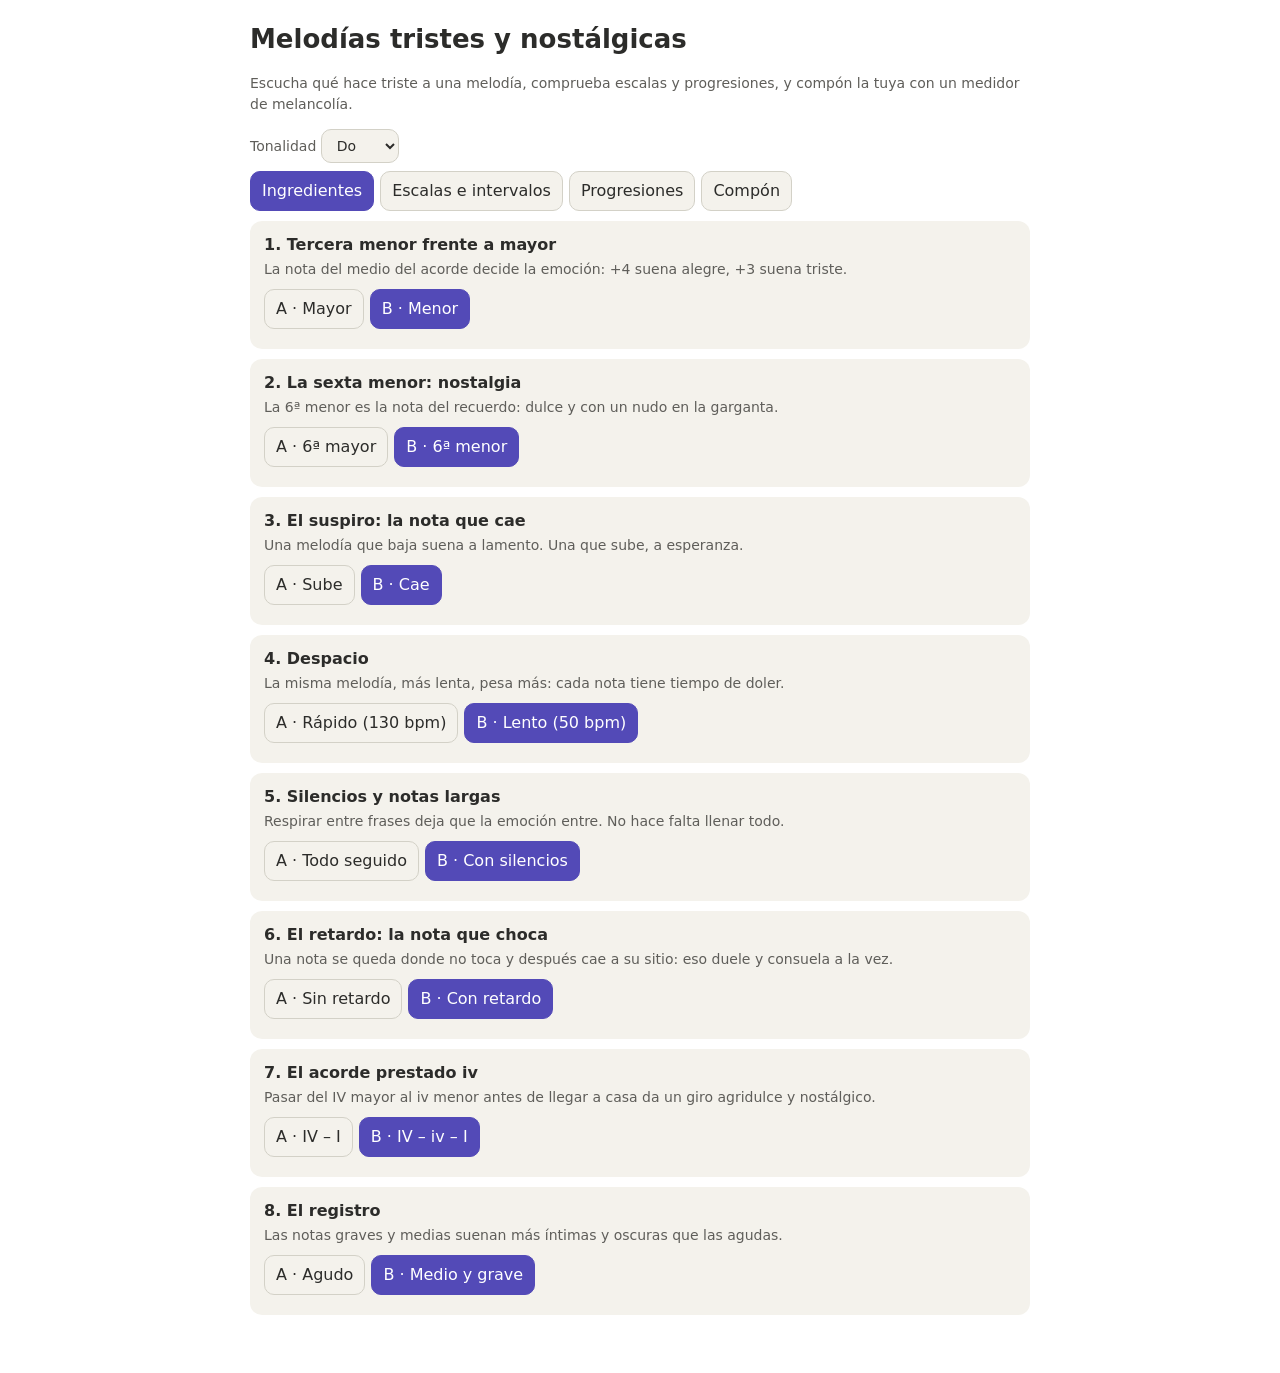
<file: assets/originales/actividades/melodias-tristes-y-nostalgicas.html>
<!DOCTYPE html>
<html lang="es"><head><meta charset="utf-8">
<meta name="viewport" content="width=device-width, initial-scale=1, viewport-fit=cover">
<title>Melodías tristes y nostálgicas</title>
<style>
:root{--bg:#fff;--fg:#2c2c2a;--mu:#5f5e5a;--cd:#f4f2ec;--bd:#d3d1c7;--ac:#534ab7;--ab:#eeedfe;--ok:#0f6e56;--ob:#e1f5ee;--bl:#185fa5;--bb:#e6f1fb;--wa:#ba7517;--wb:#faeeda;--no:#993c1d;--nb:#faece7;box-sizing:border-box;padding-top:env(safe-area-inset-top,0px);padding-bottom:env(safe-area-inset-bottom,0px)}
@media(prefers-color-scheme:dark){:root:not([data-theme="light"]){--bg:#1e1e1c;--fg:#f1efe8;--mu:#b4b2a9;--cd:#2c2c2a;--bd:#444441;--ac:#afa9ec;--ab:#3c3489;--ok:#5dcaa5;--ob:#04342c;--bl:#85b7eb;--bb:#042c53;--wa:#ef9f27;--wb:#412402;--no:#f0997b;--nb:#4a1b0c;color-scheme:dark}}
:root[data-theme="dark"]{--bg:#1e1e1c;--fg:#f1efe8;--mu:#b4b2a9;--cd:#2c2c2a;--bd:#444441;--ac:#afa9ec;--ab:#3c3489;--ok:#5dcaa5;--ob:#04342c;--bl:#85b7eb;--bb:#042c53;--wa:#ef9f27;--wb:#412402;--no:#f0997b;--nb:#4a1b0c;color-scheme:dark}
html{scroll-padding-top:env(safe-area-inset-top,0px)}
body{margin:0;background:var(--bg);color:var(--fg);font:16px/1.5 system-ui,-apple-system,"Segoe UI",Roboto,sans-serif}
#app{max-width:780px;margin:0 auto;padding:20px 16px 48px}
h1{font-size:26px;margin:0 0 4px}h2{font-size:16px;margin:16px 0 6px}.mu{color:var(--mu);font-size:14px}
button,select,input[type=range]{font:inherit;color:var(--fg)}
button,select{background:var(--cd);border:1px solid var(--bd);border-radius:10px;padding:7px 11px;cursor:pointer}
.pr{background:var(--ac)!important;color:var(--bg)!important;border-color:var(--ac)!important}
.row{display:flex;gap:6px;flex-wrap:wrap;margin:8px 0;align-items:center}
.cd{background:var(--cd);border-radius:12px;padding:12px 14px;margin:10px 0}
.cd b{display:block}
.tg{font-size:12px;padding:2px 9px;border-radius:9px;font-weight:600}
.gr{display:grid;gap:3px;margin:10px 0}
.gr button{padding:0;height:28px;border-radius:6px;font-size:11px}
.gr .lb{font-size:11px;color:var(--mu);display:flex;align-items:center}
.gr .cur{outline:2px solid var(--wa)}
.bar{height:12px;background:var(--cd);border-radius:7px;overflow:hidden}.bar i{display:block;height:100%;background:var(--ac)}
li{margin:4px 0;font-size:14px}
</style></head><body><div id="app">
<h1>Melodías tristes y nostálgicas</h1>
<p class="mu">Escucha qué hace triste a una melodía, comprueba escalas y progresiones, y compón la tuya con un medidor de melancolía.</p>
<div class="row"><label class="mu">Tonalidad <select id="rt" onchange="R=+this.value;draw()"></select></label></div>
<div class="row" id="tabs"></div>
<div id="pl"></div>
<script>
const NA=['Do','Do#','Re','Re#','Mi','Fa','Fa#','Sol','Sol#','La','La#','Si'],nn=p=>NA[((p%12)+12)%12],$=i=>document.getElementById(i);
const VB={Triste:['--bl','--bb'],Melancólica:['--ac','--ab'],Nostálgica:['--wa','--wb'],Dramática:['--no','--nb']};
const tag=v=>`<span class="tg" style="background:var(${VB[v][1]});color:var(${VB[v][0]})">${v}</span>`;
let R=0,tab=0,ctx=null,mg=null,tm=[];
const mf=m=>440*Math.pow(2,(m-69)/12);
function ac(){try{ctx=ctx||new(window.AudioContext||window.webkitAudioContext)();ctx.resume();if(!mg){mg=ctx.createGain();mg.connect(ctx.destination)}return 1}catch(e){return 0}}
function tn(m,t,d,g){const o=ctx.createOscillator(),v=ctx.createGain();o.type='triangle';o.frequency.value=mf(m);v.gain.setValueAtTime(.0001,t);v.gain.linearRampToValueAtTime(g,t+.04);v.gain.exponentialRampToValueAtTime(.0001,t+Math.max(d,.1));o.connect(v);v.connect(mg);o.start(t);o.stop(t+d+.1)}
function stop(){tm.forEach(clearTimeout);tm=[];if(mg){mg.gain.value=0;mg=null}}
function run(ev,bpm){if(!ac())return;stop();ac();const b=60/bpm,t=ctx.currentTime+.08;ev.forEach(e=>tn(60+R+e[0],t+e[1]*b,e[2]*b,e[3]||.12))}
const ch=(o,t,d,ints,g)=>ints.map(i=>[o+i,t,d,g||.06]);
const ml=(a,d,t0,g)=>a.map((o,i)=>[o,(t0||0)+i*d,d*.95,g||.16]);
const TY={M:[0,4,7],m:[0,3,7],M7:[0,4,7,11],'7':[0,4,7,10],m7:[0,3,7,10]},SF={M:'',m:'m',M7:'7M','7':'7',m7:'m7'};
const DM=[
['Tercera menor frente a mayor','La nota del medio del acorde decide la emoción: +4 suena alegre, +3 suena triste.',80,['Mayor',[...ch(0,0,5,[0,4,7]),...ml([0,4,7,4,0],1)]],['Menor',[...ch(0,0,5,[0,3,7]),...ml([0,3,7,3,0],1)]]],
['La sexta menor: nostalgia','La 6ª menor es la nota del recuerdo: dulce y con un nudo en la garganta.',90,['6ª mayor',[...ch(0,0,7,[0,7]),...ml([0,2,4,5,7,9,7,4],.85)]],['6ª menor',[...ch(0,0,7,[0,7]),...ml([0,2,3,5,7,8,7,3],.85)]]],
['El suspiro: la nota que cae','Una melodía que baja suena a lamento. Una que sube, a esperanza.',70,['Sube',[...ch(0,0,4,[0,3,7]),...ml([0,3,5,7],1)]],['Cae',[...ch(0,0,4,[0,3,7]),...ml([7,5,3,0],1)]]],
['Despacio','La misma melodía, más lenta, pesa más: cada nota tiene tiempo de doler.',0,['Rápido (130 bpm)',[...ml([7,5,3,2,0],1)],130],['Lento (50 bpm)',[...ml([7,5,3,2,0],1)],50]],
['Silencios y notas largas','Respirar entre frases deja que la emoción entre. No hace falta llenar todo.',75,['Todo seguido',[...ml([7,5,3,5,3,2,0],.5)]],['Con silencios',[...ch(0,0,11,[0,3,7]),[7,0,2,.16],[5,2.5,1.5,.16],[3,4.5,1,.16],[2,6.5,1,.16],[0,8,3,.16]]]],
['El retardo: la nota que choca','Una nota se queda donde no toca y después cae a su sitio: eso duele y consuela a la vez.',70,['Sin retardo',[...ch(0,0,4,[0,3,7]),[3,0,4,.18]]],['Con retardo',[...ch(0,0,4,[0,3,7]),[5,0,2,.18],[3,2,2,.18]]]],
['El acorde prestado iv','Pasar del IV mayor al iv menor antes de llegar a casa da un giro agridulce y nostálgico.',75,['IV – I',[...ch(5,0,3,[0,4,7]),...ch(0,3,3,[0,4,7])]],['IV – iv – I',[...ch(5,0,2,[0,4,7]),...ch(5,2,2,[0,3,7]),...ch(0,4,2,[0,4,7])]]],
['El registro','Las notas graves y medias suenan más íntimas y oscuras que las agudas.',70,['Agudo',[...ch(0,0,5,[0,3,7]),...ml([12,15,19,15,12],1)]],['Medio y grave',[...ch(-12,0,5,[0,3,7]),...ml([-5,-2,2,-2,-5],1)]]]];
const SCL=[['Menor natural','Triste','0 2 3 5 7 8 10','La base de la tristeza: tercera menor, sexta menor y séptima menor.'],['Dórico','Melancólica','0 2 3 5 7 9 10','Menor pero con la 6ª mayor: triste con un rayo de esperanza.'],['Frigio','Dramática','0 1 3 5 7 8 10','Oscuro y pesado: la 2ª menor aprieta. Sonido flamenco.'],['Menor armónica','Dramática','0 2 3 5 7 8 11','La 7ª mayor crea un tirón dramático hacia la tónica.'],['Pentatónica menor','Nostálgica','0 3 5 7 10','Cinco notas que no fallan: la del blues y la balada.']];
const IV=[['3ª menor',3,'Triste','La esencia de la tristeza.'],['6ª menor',8,'Nostálgica','Agridulce: recuerdo y pérdida.'],['7ª menor',10,'Melancólica','Abierta, suspendida, sin cerrar.'],['2ª menor',1,'Dramática','Roce doloroso que pide resolver.']];
const PG=[['vi – IV – I – V','Melancólica',0,[[9,'m'],[5,'M'],[0,'M'],[7,'M']],'Empieza por el acorde triste y se mueve hacia la luz: introspectiva.'],['i – VII – VI – V','Dramática',1,[[0,'m'],[10,'M'],[8,'M'],[7,'M']],'El bajo de lamento: baja escalón a escalón y acaba en tensión.'],['i – VI – III – VII','Nostálgica',1,[[0,'m'],[8,'M'],[3,'M'],[10,'M']],'Agridulce: tristeza con un recuerdo luminoso.'],['i – iv – VII – III','Triste',1,[[0,'m'],[5,'m'],[10,'M'],[3,'M']],'Emocional y cinematográfica.'],['i – VII – VI – iv','Triste',1,[[0,'m'],[10,'M'],[8,'M'],[5,'m']],'Sombría y pesada.'],['i – v – VI – VII','Melancólica',1,[[0,'m'],[7,'m'],[8,'M'],[10,'M']],'Bucle agridulce típico del trap emocional.'],['IV – iv – I','Nostálgica',0,[[5,'M'],[5,'m'],[0,'M']],'El iv menor prestado: sonrisa con ojos húmedos.'],['IV7M – V7 – iii7 – vi7','Nostálgica',0,[[5,'M7'],[7,'7'],[4,'m7'],[9,'m7']],'Dulce y sofisticada, con aire de recuerdo.']];
const pc=c=>nn(R+c[0])+SF[c[1]];
const TABS=['Ingredientes','Escalas e intervalos','Progresiones','Compón'];
$('rt').innerHTML=NA.map((n,i)=>`<option value="${i}">${n}</option>`).join('');
function go(i){tab=i;stop();draw()}
function draw(){$('tabs').innerHTML=TABS.map((t,i)=>`<button class="${tab===i?'pr':''}" onclick="go(${i})">${t}</button>`).join('');[t0,t1,t2,t3][tab]()}
function pd(i,k){const d=DM[i],v=d[3+k];run(v[1],v[2]||d[2])}
function t0(){$('pl').innerHTML=DM.map((d,i)=>`<div class="cd"><b>${i+1}. ${d[0]}</b><span class="mu">${d[1]}</span><div class="row"><button onclick="pd(${i},0)">A · ${d[3][0]}</button><button class="pr" onclick="pd(${i},1)">B · ${d[4][0]}</button></div></div>`).join('')}
function psc(i){const s=SCL[i][2].split(' ').map(Number);run([...s.map((o,j)=>[o,j*.6,.55,.16]),[12,s.length*.6,.55,.16],...[...s].reverse().map((o,j)=>[o,(s.length+1+j)*.6,.55,.16])],100)}
function piv(k){run([[0,0,2.5,.14],[k,0,2.5,.14],[0,3,1,.16],[k,4,2,.16]],70)}
function t1(){$('pl').innerHTML='<h2>Escalas y modos</h2>'+SCL.map((s,i)=>`<div class="cd"><b>${nn(R)} ${s[0]} ${tag(s[1])}</b><span class="mu">${s[3]}</span><br><span style="font-size:14px">${s[2].split(' ').map(o=>nn(R+ +o)).join(' – ')}</span><div class="row"><button onclick="psc(${i})">Escuchar</button></div></div>`).join('')+'<h2>Intervalos que duelen</h2>'+IV.map(v=>`<div class="cd"><b>${v[0]} desde ${nn(R)} ${tag(v[2])}</b><span class="mu">${v[3]}</span><div class="row"><button onclick="piv(${v[1]})">Escuchar</button></div></div>`).join('')}
function ppg(i){const p=PG[i],n=p[3].length,ev=[];p[3].forEach((c,j)=>{ev.push(...ch(c[0]-12,j*2,2,[0]),...ch(c[0],j*2,2,TY[c[1]],.07),...ml(TY[c[1]].map(x=>c[0]+x+12),.3,j*2,.07))});run(ev,70)}
function t2(){$('pl').innerHTML=PG.map((p,i)=>`<div class="cd"><b>${p[0]} ${tag(p[1])}</b><span class="mu">${p[4]}</span><br><span style="font-size:14px">${p[2]?'Tonalidad menor de':'Tonalidad mayor de'} ${nn(R)}: <b style="display:inline">${p[3].map(pc).join(' – ')}</b></span><div class="row"><button onclick="ppg(${i})">Escuchar</button></div></div>`).join('')}
const SC=[['Menor natural',[0,2,3,5,7,8,10,12]],['Dórico',[0,2,3,5,7,9,10,12]],['Frigio',[0,1,3,5,7,8,10,12]],['Menor armónica',[0,2,3,5,7,8,11,12]],['Pentatónica menor',[0,3,5,7,10,12]]];
const MP=PG.filter(p=>p[3].length===4&&p[2]===1);
let C={sc:0,pg:0,bpm:70,mel:[null,null,null,null,null,null,null,null]};
function rnd(){const n=SC[C.sc][1].length,a=[Math.min(4,n-1),Math.min(2,n-1)][Math.random()<.5?0:1],m=[a];for(let i=1;i<8;i++){let d=[-1,-1,-1,0,1][Math.floor(Math.random()*5)];m.push(Math.max(0,Math.min(n-1,m[i-1]+d)))}m[7]=Math.random()<.7?0:Math.min(2,n-1);if(Math.random()<.5)m[3]=null;C.mel=m;draw()}
function cell(c,r){C.mel[c]=C.mel[c]===r?null:r;if(ac()){stop();ac();tn(72+R+SC[C.sc][1][r]-12,ctx.currentTime,.6,.16)}draw()}
function pcmp(){const s=SC[C.sc][1],p=MP[C.pg],ev=[];p[3].forEach((c,j)=>ev.push(...ch(c[0]-12,j*2,2,[0],.07),...ch(c[0],j*2,2,TY[c[1]],.05)));C.mel.forEach((r,i)=>{if(r!=null)ev.push([s[r]+12,i,.92,.17])});run(ev,C.bpm);C.mel.forEach((_,i)=>tm.push(setTimeout(()=>{document.querySelectorAll('.gr button').forEach(b=>b.classList.toggle('cur',+b.dataset.c===i))},i*60000/C.bpm)));tm.push(setTimeout(()=>document.querySelectorAll('.cur').forEach(b=>b.classList.remove('cur')),8*60000/C.bpm))}
function meter(){const s=SC[C.sc][1],m=C.mel,ns=m.filter(x=>x!=null);if(ns.length<3)return{sc:0,tips:['Coloca al menos 3 notas.']};let st=0,ds=0,as=0,big=0,tot=0;for(let i=1;i<ns.length;i++){const d=ns[i]-ns[i-1];tot++;if(Math.abs(d)<=1)st++;if(d<0)ds++;if(d>0)as++;if(Math.abs(d)>3)big++}
const rest=m.some(x=>x==null),last=ns[ns.length-1],home=last===0||last===s.length-1||last===1&&false,third=last===2,used=ns.map(x=>s[x]%12),b3=used.includes(3),b6=used.includes(8);
let sc=25*st/tot+(ds+as?20*ds/(ds+as):0)+(home?20:third?12:0)+(b3?8:0)+(b6?10:0)+(rest?10:0)+(C.bpm<=65?15:C.bpm<=85?8:0)-8*big;sc=Math.round(Math.max(0,Math.min(100,sc)));
const tips=[];if(ds<=as)tips.push('Haz que la melodía caiga más: nota alta hacia nota baja.');if(st/tot<.6)tips.push('Usa pasos de una nota en vez de saltos.');if(!home)tips.push('Termina en la nota más grave (tónica) para cerrar con calma.');if(!rest)tips.push('Deja un silencio: respirar da emoción.');if(C.bpm>85)tips.push('Baja el tempo a 60–70 bpm.');if(!b3)tips.push('Usa la tercera menor (tercera nota de la escala).');if(!b6&&s.includes(8))tips.push('Prueba la 6ª menor (sexta nota) para dar nostalgia.');return{sc,tips}}
function t3(){const s=SC[C.sc][1],n=s.length,me=meter(),lab=me.sc<35?'Neutra':me.sc<60?'Melancólica':me.sc<80?'Triste':'Muy triste y nostálgica';
let g=`<div class="gr" style="grid-template-columns:44px repeat(8,1fr)">`;for(let r=n-1;r>=0;r--){g+=`<div class="lb">${nn(R+s[r])}</div>`;for(let c=0;c<8;c++)g+=`<button data-c="${c}" class="${C.mel[c]===r?'pr':''}" onclick="cell(${c},${r})"></button>`}g+='</div>';
$('pl').innerHTML=`<div class="row"><select onchange="C.sc=+this.value;C.mel=C.mel.map(x=>x!=null&&x>=SC[C.sc][1].length?null:x);draw()">${SC.map((x,i)=>`<option value="${i}" ${C.sc===i?'selected':''}>${x[0]}</option>`).join('')}</select><select onchange="C.pg=+this.value;draw()">${MP.map((x,i)=>`<option value="${i}" ${C.pg===i?'selected':''}>${x[0]}</option>`).join('')}</select><label class="mu">Tempo <input type="range" min="50" max="110" value="${C.bpm}" oninput="C.bpm=+this.value;$('bv').textContent=C.bpm" onchange="draw()"> <b id="bv">${C.bpm}</b> bpm</label></div><p class="mu" style="margin:4px 0">8 notas, una por tiempo: pulsa una celda por columna. Vuelve a pulsarla para dejar un silencio. Cada acorde dura 2 tiempos (${MP[C.pg][3].map(pc).join(' – ')}).</p>${g}<div class="row"><button class="pr" onclick="pcmp()">Escuchar</button><button onclick="rnd()">Melodía de ejemplo</button><button onclick="C.mel=[null,null,null,null,null,null,null,null];draw()">Borrar</button></div><div class="cd"><b>Medidor de melancolía: ${me.sc}/100 · ${lab}</b><div class="bar"><i style="width:${me.sc}%"></i></div><span class="mu">Es orientativo: puntúa reglas habituales de la tristeza, no tu gusto.</span><ul>${me.tips.map(t=>`<li>${t}</li>`).join('')}</ul></div>`}
draw();
</script></div></body></html>
</file>
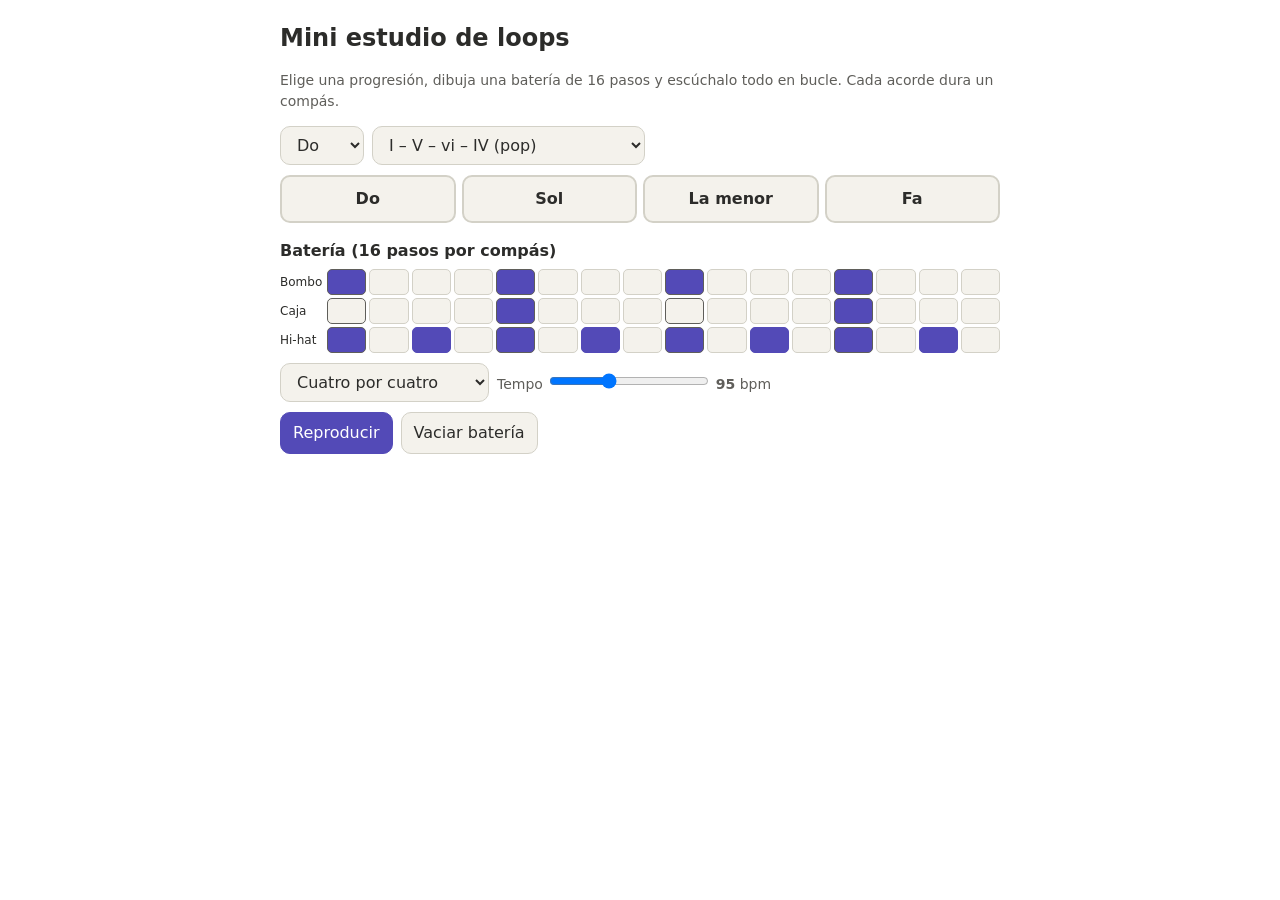
<file: assets/originales/actividades/mini-estudio-de-loops.html>
<!DOCTYPE html>
<html lang="es"><head><meta charset="utf-8">
<meta name="viewport" content="width=device-width, initial-scale=1, viewport-fit=cover">
<title>Mini estudio de loops</title>
<style>
:root{--bg:#fff;--fg:#2c2c2a;--mu:#5f5e5a;--cd:#f4f2ec;--bd:#d3d1c7;--ac:#534ab7;--ab:#eeedfe;--ok:#0f6e56;--ob:#e1f5ee;--wa:#ba7517;--wb:#faeeda;box-sizing:border-box;padding-top:env(safe-area-inset-top,0px);padding-bottom:env(safe-area-inset-bottom,0px)}
@media(prefers-color-scheme:dark){:root:not([data-theme="light"]){--bg:#1e1e1c;--fg:#f1efe8;--mu:#b4b2a9;--cd:#2c2c2a;--bd:#444441;--ac:#afa9ec;--ab:#3c3489;--ok:#5dcaa5;--ob:#04342c;--wa:#ef9f27;--wb:#412402;color-scheme:dark}}
:root[data-theme="dark"]{--bg:#1e1e1c;--fg:#f1efe8;--mu:#b4b2a9;--cd:#2c2c2a;--bd:#444441;--ac:#afa9ec;--ab:#3c3489;--ok:#5dcaa5;--ob:#04342c;--wa:#ef9f27;--wb:#412402;color-scheme:dark}
html{scroll-padding-top:env(safe-area-inset-top,0px)}
body{margin:0;background:var(--bg);color:var(--fg);font:16px/1.5 system-ui,-apple-system,"Segoe UI",Roboto,sans-serif}
#app{max-width:720px;margin:0 auto;padding:20px 16px 48px}
h1{font-size:24px;margin:0 0 4px}h2{font-size:16px;margin:16px 0 6px}.mu{color:var(--mu);font-size:14px}
button,select{font:inherit;color:var(--fg);background:var(--cd);border:1px solid var(--bd);border-radius:10px;padding:8px 12px;cursor:pointer}
.pr{background:var(--ac);color:var(--bg);border-color:var(--ac)}
.row{display:flex;gap:8px;flex-wrap:wrap;margin:10px 0;align-items:center}
.ch{display:grid;grid-template-columns:repeat(4,1fr);gap:6px}
.ch div{background:var(--cd);border:2px solid var(--bd);border-radius:10px;padding:10px 4px;text-align:center;font-weight:600}
.ch div.on{border-color:var(--ac);background:var(--ab)}
.gr{display:grid;grid-template-columns:44px repeat(16,1fr);gap:3px;align-items:center;font-size:12px}
.gr button{padding:0;height:26px;border-radius:5px}.gr button.on{background:var(--ac);border-color:var(--ac)}
.gr button.q{border-color:var(--mu)}.gr button.cur{outline:2px solid var(--wa)}
input[type=range]{width:160px}
</style></head><body><div id="app">
<h1>Mini estudio de loops</h1>
<p class="mu">Elige una progresión, dibuja una batería de 16 pasos y escúchalo todo en bucle. Cada acorde dura un compás.</p>
<div class="row"><select id="key" aria-label="Tonalidad"></select><select id="pg" aria-label="Progresión"></select></div>
<div class="ch" id="ch"></div>
<h2>Batería (16 pasos por compás)</h2>
<div class="gr" id="gr"></div>
<div class="row"><select id="pt" aria-label="Plantilla de ritmo"></select><label class="mu">Tempo <input type="range" id="bp" min="70" max="140" value="95"> <b id="bv">95</b> bpm</label></div>
<div class="row"><button class="pr" id="pl">Reproducir</button><button id="cl">Vaciar batería</button></div>
<script>
const N=['Do','Do#','Re','Re#','Mi','Fa','Fa#','Sol','Sol#','La','La#','Si'],nn=p=>N[((p%12)+12)%12];
const IN={M:[0,4,7],m:[0,3,7],7:[0,4,7,10],'7M':[0,4,7,11],m7:[0,3,7,10]},SU={M:'',m:' menor',7:'7','7M':'7M',m7:'m7'};
const PG=[['I – V – vi – IV (pop)',[[0,'M'],[7,'M'],[9,'m'],[5,'M']]],['vi – IV – I – V (triste)',[[9,'m'],[5,'M'],[0,'M'],[7,'M']]],['i – VII – VI – V (andaluza)',[[9,'m'],[7,'M'],[5,'M'],[4,'M']]],['i – VI – III – VII (menor épica)',[[9,'m'],[5,'M'],[0,'M'],[7,'M']]],['ii – V – I (jazz)',[[2,'m7'],[7,'7'],[0,'7M'],[0,'7M']]]];
const PT={'Cuatro por cuatro':[[0,4,8,12],[4,12],[0,2,4,6,8,10,12,14]],'Caja a contratiempo':[[0,4,8,12],[6,14],[2,6,10,14]],'Pulso suave':[[0,8],[12],[0,4,8,12]],'Vacío':[[],[],[]]};
const $=i=>document.getElementById(i),R=['Bombo','Caja','Hi-hat'];
let g=[[],[],[]],ctx=null,iv=null,step=0,nextT=0,key=0,pg=0;
N.forEach((n,i)=>$('key').add(new Option(n,i)));PG.forEach((p,i)=>$('pg').add(new Option(p[0],i)));Object.keys(PT).forEach(k=>$('pt').add(new Option(k,k)));
$('key').onchange=()=>{key=+$('key').value;sh()};$('pg').onchange=()=>{pg=+$('pg').value;sh()};
$('pt').onchange=()=>{g=PT[$('pt').value].map(a=>a.slice());grid()};$('cl').onclick=()=>{g=[[],[],[]];grid()};
$('bp').oninput=()=>$('bv').textContent=$('bp').value;
function sh(){$('ch').innerHTML=PG[pg][1].map((c,i)=>`<div id="c${i}">${nn(key+c[0])}${SU[c[1]]}</div>`).join('')}
function grid(){let h='';R.forEach((r,ri)=>{h+=`<span>${r}</span>`;for(let s=0;s<16;s++)h+=`<button class="${g[ri].includes(s)?'on':''}${s%4===0?' q':''}" onclick="tgl(${ri},${s})" aria-label="${r} paso ${s+1}"></button>`});$('gr').innerHTML=h}
function tgl(r,s){const i=g[r].indexOf(s);i<0?g[r].push(s):g[r].splice(i,1);grid()}
const mf=m=>440*Math.pow(2,(m-69)/12);
function o(f,t,d,y,gn){const a=ctx.createOscillator(),v=ctx.createGain();a.type=y;a.frequency.value=f;v.gain.setValueAtTime(.0001,t);v.gain.linearRampToValueAtTime(gn,t+.03);v.gain.exponentialRampToValueAtTime(.0001,t+d);a.connect(v);v.connect(ctx.destination);a.start(t);a.stop(t+d+.05)}
function noise(t,d,hp,gn){const b=ctx.createBuffer(1,ctx.sampleRate*d,ctx.sampleRate),x=b.getChannelData(0);for(let i=0;i<x.length;i++)x[i]=Math.random()*2-1;const s=ctx.createBufferSource(),f=ctx.createBiquadFilter(),v=ctx.createGain();s.buffer=b;f.type='highpass';f.frequency.value=hp;v.gain.setValueAtTime(gn,t);v.gain.exponentialRampToValueAtTime(.0001,t+d);s.connect(f);f.connect(v);v.connect(ctx.destination);s.start(t)}
function kick(t){const a=ctx.createOscillator(),v=ctx.createGain();a.frequency.setValueAtTime(140,t);a.frequency.exponentialRampToValueAtTime(45,t+.12);v.gain.setValueAtTime(.7,t);v.gain.exponentialRampToValueAtTime(.0001,t+.25);a.connect(v);v.connect(ctx.destination);a.start(t);a.stop(t+.3)}
function sched(){const sd=60/$('bp').value/4;while(nextT<ctx.currentTime+.12){const s=step%64,b=Math.floor(s/16),k=s%16,c=PG[pg][1][b];
if(k===0){const d=sd*16*.97;IN[c[1]].forEach(i=>o(mf(60+(key+c[0]+i)%12),nextT,d,'triangle',.1));o(mf(36+(key+c[0])%12),nextT,d,'sine',.2)}
if(g[0].includes(k))kick(nextT);if(g[1].includes(k))noise(nextT,.15,1500,.35);if(g[2].includes(k))noise(nextT,.05,6000,.2);
const bb=b,kk=k,tt=nextT;setTimeout(()=>{document.querySelectorAll('.ch div').forEach((e,j)=>e.classList.toggle('on',j===bb&&iv));document.querySelectorAll('.gr button').forEach((e,j)=>e.classList.toggle('cur',iv&&(j%17)-1===kk&&j%17>0))},Math.max(0,(tt-ctx.currentTime)*1000));
nextT+=sd;step++}}
$('pl').onclick=()=>{if(iv){clearInterval(iv);iv=null;$('pl').textContent='Reproducir';document.querySelectorAll('.ch div').forEach(e=>e.classList.remove('on'));document.querySelectorAll('.gr button').forEach(e=>e.classList.remove('cur'));return}
try{ctx=ctx||new(window.AudioContext||window.webkitAudioContext)();ctx.resume()}catch(e){return}step=0;nextT=ctx.currentTime+.08;iv=setInterval(sched,25);$('pl').textContent='Parar'};
sh();$('pt').value='Cuatro por cuatro';g=PT['Cuatro por cuatro'].map(a=>a.slice());grid();
</script></div></body></html>
</file>
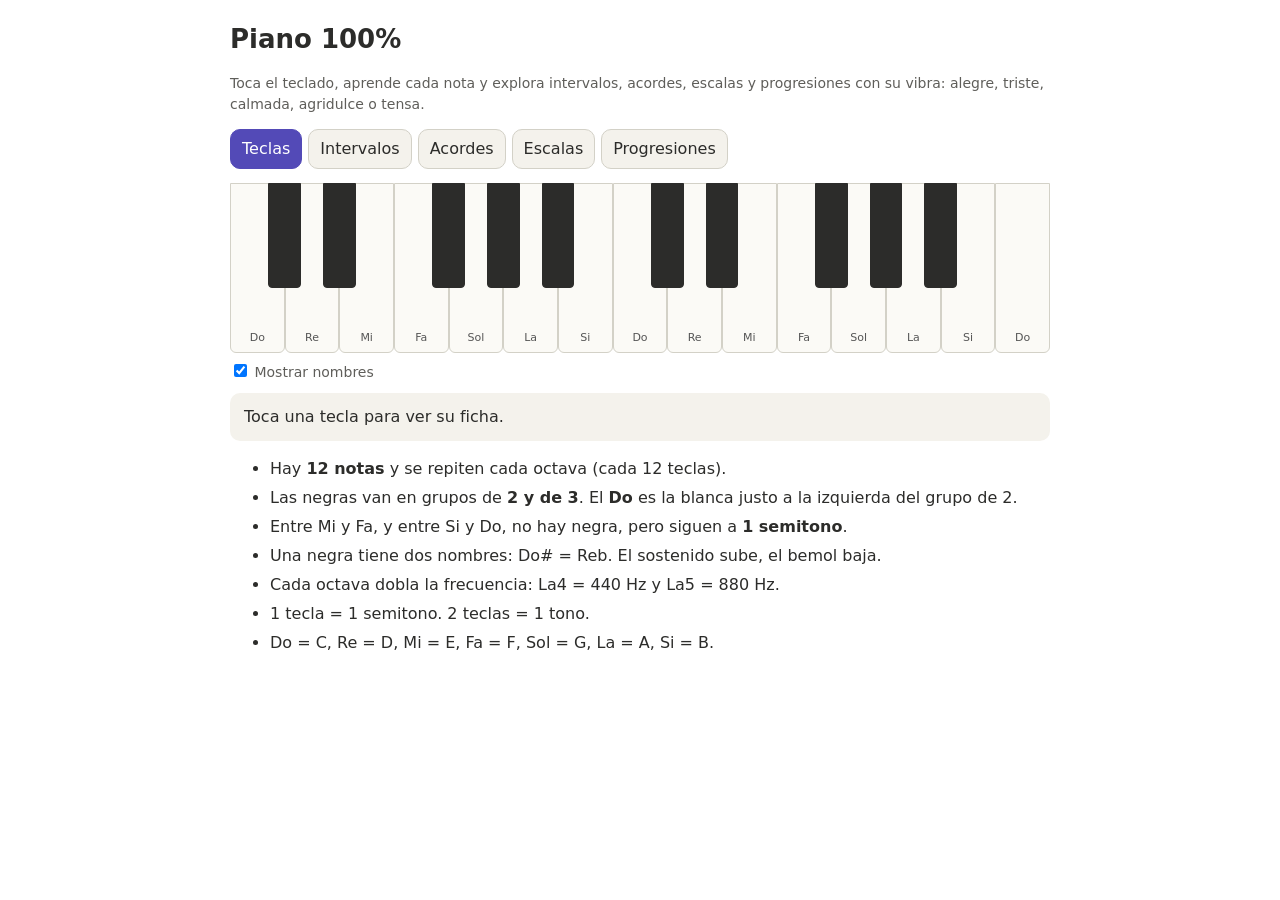
<file: assets/originales/actividades/piano-100.html>
<!DOCTYPE html>
<html lang="es"><head><meta charset="utf-8">
<meta name="viewport" content="width=device-width, initial-scale=1, viewport-fit=cover">
<title>Piano 100%</title>
<style>
:root{--bg:#fff;--fg:#2c2c2a;--mu:#5f5e5a;--cd:#f4f2ec;--bd:#d3d1c7;--ac:#534ab7;--ab:#eeedfe;--ok:#0f6e56;--ob:#e1f5ee;--bl:#185fa5;--bb:#e6f1fb;--wa:#ba7517;--wb:#faeeda;--no:#993c1d;--nb:#faece7;box-sizing:border-box;padding-top:env(safe-area-inset-top,0px);padding-bottom:env(safe-area-inset-bottom,0px)}
@media(prefers-color-scheme:dark){:root:not([data-theme="light"]){--bg:#1e1e1c;--fg:#f1efe8;--mu:#b4b2a9;--cd:#2c2c2a;--bd:#444441;--ac:#afa9ec;--ab:#3c3489;--ok:#5dcaa5;--ob:#04342c;--bl:#85b7eb;--bb:#042c53;--wa:#ef9f27;--wb:#412402;--no:#f0997b;--nb:#4a1b0c;color-scheme:dark}}
:root[data-theme="dark"]{--bg:#1e1e1c;--fg:#f1efe8;--mu:#b4b2a9;--cd:#2c2c2a;--bd:#444441;--ac:#afa9ec;--ab:#3c3489;--ok:#5dcaa5;--ob:#04342c;--bl:#85b7eb;--bb:#042c53;--wa:#ef9f27;--wb:#412402;--no:#f0997b;--nb:#4a1b0c;color-scheme:dark}
html{scroll-padding-top:env(safe-area-inset-top,0px)}
body{margin:0;background:var(--bg);color:var(--fg);font:16px/1.5 system-ui,-apple-system,"Segoe UI",Roboto,sans-serif}
#app{max-width:820px;margin:0 auto;padding:20px 16px 48px}
h1{font-size:26px;margin:0 0 4px}.mu{color:var(--mu);font-size:14px}
button{font:inherit;color:var(--fg);background:var(--cd);border:1px solid var(--bd);border-radius:10px;padding:7px 11px;cursor:pointer}
.pr{background:var(--ac);color:var(--bg);border-color:var(--ac)}
.row{display:flex;gap:6px;flex-wrap:wrap;margin:8px 0;align-items:center}
.pn{position:relative;height:170px;margin:14px 0 6px;touch-action:manipulation}
.k{position:absolute;top:0;padding:0}
.k.w{height:100%;background:#fbfaf6;color:#555;border:1px solid var(--bd);border-radius:0 0 6px 6px;display:flex;align-items:flex-end;justify-content:center;padding-bottom:6px;font-size:11px}
.k.b{height:62%;background:#2c2c2a;border:1px solid #2c2c2a;border-radius:0 0 4px 4px;z-index:2}
.k.on{background:var(--ac)!important;color:#fff!important;border-color:var(--ac)}
.k.rt{background:var(--wa)!important;color:#fff!important;border-color:var(--wa)}
.fb{padding:12px 14px;border-radius:10px;background:var(--cd);margin:10px 0}
.tg{font-size:12px;padding:2px 9px;border-radius:9px;font-weight:600}
.g{display:grid;grid-template-columns:repeat(auto-fill,minmax(120px,1fr));gap:6px;margin:8px 0}
h2{font-size:16px;margin:14px 0 4px}
li{margin:5px 0}
</style></head><body><div id="app">
<h1>Piano 100%</h1>
<p class="mu">Toca el teclado, aprende cada nota y explora intervalos, acordes, escalas y progresiones con su vibra: alegre, triste, calmada, agridulce o tensa.</p>
<div class="row" id="tabs"></div>
<div class="pn" id="pn"></div>
<div class="row"><label class="mu"><input type="checkbox" id="nm" checked onchange="pn()"> Mostrar nombres</label></div>
<div id="pl"></div>
<script>
const NA=['Do','Do#','Re','Re#','Mi','Fa','Fa#','Sol','Sol#','La','La#','Si'],EN=['C','C#','D','D#','E','F','F#','G','G#','A','A#','B'],AL=['','Reb','','Mib','','','Solb','','Lab','','Sib',''];
const nn=p=>NA[((p%12)+12)%12],$=i=>document.getElementById(i),W=[0,2,4,5,7,9,11];
const VB={Alegre:['--wa','--wb'],Triste:['--bl','--bb'],Calmada:['--ok','--ob'],Agridulce:['--ac','--ab'],Tensa:['--no','--nb']};
const tag=v=>`<span class="tg" style="background:var(${VB[v][1]});color:var(${VB[v][0]})">${v}</span>`;
const INT=[['Unísono','Calmada','La misma nota: estable, sin movimiento.'],['2ª menor','Tensa','Apretada y áspera: la inquietud del cine de terror y el sabor del flamenco.'],['2ª mayor','Alegre','Un paso de escala: neutra y ligera.'],['3ª menor','Triste','La que da tristeza a los acordes menores.'],['3ª mayor','Alegre','La que da alegría a los acordes mayores.'],['4ª justa','Calmada','Abierta y estable; suena a «salida de casa».'],['Tritono','Tensa','La más inestable: pide resolver y suena dramática.'],['5ª justa','Calmada','Potente y estable: el sonido de los power chords.'],['6ª menor','Agridulce','Nostálgica, con un punto de tristeza.'],['6ª mayor','Alegre','Dulce y esperanzada.'],['7ª menor','Agridulce','Bluesy y con ganas de moverse.'],['7ª mayor','Tensa','Brillante pero muy tensa: pide subir a la octava.'],['Octava','Calmada','La misma nota, más aguda: pura y estable.']];
const CT=[[' mayor',[0,4,7],'Alegre','Estable y luminoso.'],[' menor',[0,3,7],'Triste','Oscuro y melancólico.'],[' dism.',[0,3,6],'Tensa','Inestable: pide resolver.'],[' aum.',[0,4,8],'Tensa','Misterioso, en suspenso.'],['sus2',[0,2,7],'Calmada','Abierto y flotante.'],['sus4',[0,5,7],'Tensa','Suspendido: quiere bajar a la tercera.'],['7',[0,4,7,10],'Tensa','Bluesy: pide volver al acorde de casa.'],['7M',[0,4,7,11],'Calmada','Soñador y suave.'],['m7',[0,3,7,10],'Agridulce','Suave y melancólico.'],['m7b5',[0,3,6,10],'Tensa','Oscuro y tenso.'],['dim7',[0,3,6,9],'Tensa','Dramático y muy inestable.'],['5',[0,7],'Calmada','Potente y vacío (power chord).']];
const SCL=[['Mayor',[0,2,4,5,7,9,11],'Alegre','Luminosa y estable.'],['Menor natural',[0,2,3,5,7,8,10],'Triste','Oscura y melancólica.'],['Menor armónica',[0,2,3,5,7,8,11],'Tensa','Dramática, con aire clásico y flamenco.'],['Pentatónica mayor',[0,2,4,7,9],'Alegre','Cinco notas sencillas y brillantes.'],['Pentatónica menor',[0,3,5,7,10],'Agridulce','La del blues y el rock.'],['Blues',[0,3,5,6,7,10],'Agridulce','Pentatónica menor con la nota «azul» (el tritono).'],['Frigio',[0,1,3,5,7,8,10],'Tensa','Oscuro: el modo del flamenco.'],['Dórico',[0,2,3,5,7,9,10],'Calmada','Menor pero luminoso: soul y jazz.'],['Lidio',[0,2,4,6,7,9,11],'Calmada','Soñador y mágico.'],['Mixolidio',[0,2,4,5,7,9,10],'Alegre','Alegre, con aire de rock y blues.']];
const TY={M:[0,4,7],m:[0,3,7],'7':[0,4,7,10],m7:[0,3,7,10],M7:[0,4,7,11]},SF={M:'',m:'m','7':'7',m7:'m7',M7:'7M'};
const PRG=[['I – V – vi – IV','Alegre',[[0,'M'],[7,'M'],[9,'m'],[5,'M']],'Pop emotivo y de himno.'],['I – IV – V – IV','Alegre',[[0,'M'],[5,'M'],[7,'M'],[5,'M']],'Rock directo y bailable.'],['vi – IV – I – V','Triste',[[9,'m'],[5,'M'],[0,'M'],[7,'M']],'Empieza en lo triste: melancólica.'],['i – iv – VII – III','Triste',[[0,'m'],[5,'m'],[10,'M'],[3,'M']],'Emocional y cinematográfica.'],['I – vi – IV – V','Calmada',[[0,'M'],[9,'m'],[5,'M'],[7,'M']],'Doo-wop: dulce y nostálgica.'],['ii – V – I','Calmada',[[2,'m7'],[7,'7'],[0,'M7'],[0,'M7']],'Jazz y neo-soul: elegante.'],['I7M – vi7 – ii7 – V7','Calmada',[[0,'M7'],[9,'m7'],[2,'m7'],[7,'7']],'La vuelta del jazz: relajada.'],['i – VI – III – VII','Agridulce',[[0,'m'],[8,'M'],[3,'M'],[10,'M']],'Épica y eufórica: EDM y cine.'],['IV – iv – I','Agridulce',[[5,'M'],[5,'m'],[0,'M']],'El iv menor da un giro agridulce.'],['i – VII – VI – V','Tensa',[[0,'m'],[10,'M'],[8,'M'],[7,'M']],'Cadencia andaluza: flamenco.'],['i – iv – V – i','Tensa',[[0,'m'],[5,'m'],[7,'M'],[0,'m']],'Oscura, con resolución clara.'],['i – bII – i','Tensa',[[0,'m'],[1,'M'],[0,'m']],'Frigio: oscura y misteriosa.']];
let H={},sel=new Set(),tab=0,root=0,S={last:null,iv:null,ch:null,sc:0,sr:false,pf:'Todas',pi:0},ctx=null,tm=[];
const TABS=['Teclas','Intervalos','Acordes','Escalas','Progresiones'];
function mf(m){return 440*Math.pow(2,(m-69)/12)}
function ac(){try{ctx=ctx||new(window.AudioContext||window.webkitAudioContext)();ctx.resume();return 1}catch(e){return 0}}
function tn(m,t,d,g){const o=ctx.createOscillator(),v=ctx.createGain();o.type='triangle';o.frequency.value=mf(m);v.gain.setValueAtTime(.0001,t);v.gain.linearRampToValueAtTime(g||.14,t+.02);v.gain.exponentialRampToValueAtTime(.0001,t+d);o.connect(v);v.connect(ctx.destination);o.start(t);o.stop(t+d+.05)}
function ply(ms,seq){if(!ac())return;const t=ctx.currentTime+.05;ms.forEach((m,i)=>seq?tn(m,t+i*.4,.9):tn(m,t,1.5,.1))}
function stop(){tm.forEach(clearTimeout);tm=[]}
function pn(){let h='';for(let i=0;i<15;i++){const m=60+12*Math.floor(i/7)+W[i%7];h+=`<button class="k w ${H[m]||''}" style="left:${i*100/15}%;width:${100/15}%" onclick="kp(${m})" aria-label="${nn(m)}">${$('nm').checked?nn(m):''}</button>`;
if(i<14&&[0,2,5,7,9].includes(W[i%7])){const b=m+1;h+=`<button class="k b ${H[b]||''}" style="left:calc(${(i+1)*100/15}% - ${.3*100/15}%);width:${.6*100/15}%" onclick="kp(${b})" aria-label="${nn(b)}"></button>`}}$('pn').innerHTML=h}
function nm(m){const p=m%12;return nn(p)+(AL[p]?'/'+AL[p]:'')}
function kp(m){ply([m]);if(tab===2){sel.has(m)?sel.delete(m):sel.add(m);hl2()}else{if(tab===0){S.last=m;H={};H[m]='rt'}}draw()}
function hl2(){H={};const d=det();sel.forEach(m=>{H[m]=d&&m%12===d.r?'rt':'on'})}
function det(){const pcs=[...new Set([...sel].map(m=>m%12))];if(pcs.length<2)return null;for(const r of pcs){const k=pcs.map(p=>(p-r+12)%12).sort((a,b)=>a-b).join();for(const c of CT)if(c[1].join()===k)return{r,c}}return null}
function rb(fn){return `<div class="row">${NA.map((n,i)=>`<button class="${root===i?'pr':''}" onclick="${fn}(${i})">${n}</button>`).join('')}</div>`}
function go(i){tab=i;H={};sel=new Set();stop();S.iv=S.ch=null;draw()}
function draw(){$('tabs').innerHTML=TABS.map((t,i)=>`<button class="${tab===i?'pr':''}" onclick="go(${i})">${t}</button>`).join('');pn();[p0,p1,p2,p3,p4][tab]()}
function p0(){const m=S.last;let i='Toca una tecla para ver su ficha.';if(m){const o=Math.floor(m/12)-1;i=`<b>${nm(m)}${o}</b> · notación inglesa ${EN[m%12]}${o} · ${mf(m).toFixed(1)} Hz · tecla ${[1,3,6,8,10].includes(m%12)?'negra':'blanca'} · a ${m-60} semitonos del Do central`}
$('pl').innerHTML=`<div class="fb">${i}</div><ul><li>Hay <b>12 notas</b> y se repiten cada octava (cada 12 teclas).</li><li>Las negras van en grupos de <b>2 y de 3</b>. El <b>Do</b> es la blanca justo a la izquierda del grupo de 2.</li><li>Entre Mi y Fa, y entre Si y Do, no hay negra, pero siguen a <b>1 semitono</b>.</li><li>Una negra tiene dos nombres: Do# = Reb. El sostenido sube, el bemol baja.</li><li>Cada octava dobla la frecuencia: La4 = 440 Hz y La5 = 880 Hz.</li><li>1 tecla = 1 semitono. 2 teclas = 1 tono.</li><li>Do = C, Re = D, Mi = E, Fa = F, Sol = G, La = A, Si = B.</li></ul>`}
function setR(i){root=i;S.iv=null;S.ch=null;H={};draw()}
function ivl(k){S.iv=k;const a=60+root,b=a+k;H={};H[a]='rt';H[b]='on';ply([a,b]);draw()}
function p1(){const k=S.iv,d=k==null?'':`<div class="fb"><b>${nn(root)} → ${nn(root+k)}</b>: ${INT[k][0]} (${k} semitonos) ${tag(INT[k][1])}<br>${INT[k][2]}</div>`;
$('pl').innerHTML=`<h2>Nota de partida</h2>${rb('setR')}<h2>Intervalo</h2><div class="g">${INT.map((x,i)=>`<button class="${k===i?'pr':''}" onclick="ivl(${i})">${x[0]}<br><small>${i} st</small></button>`).join('')}</div>${d||'<p class="mu">Elige un intervalo y escúchalo.</p>'}`}
function chd(i){S.ch=i;const a=60+root;sel=new Set(CT[i][1].map(x=>a+x));H={};sel.forEach(m=>H[m]=m===a?'rt':'on');ply([...sel]);draw()}
function p2(){const d=det();let r='<p class="mu">Pulsa teclas para ver qué acorde forman, o construye uno abajo.</p>';if(d)r=`<div class="fb"><b>${nn(d.r)}${d.c[0]}</b> ${tag(d.c[2])}<br>${d.c[3]}</div>`;else if(sel.size>1)r='<div class="fb">No reconozco ese conjunto de notas como acorde.</div>';
$('pl').innerHTML=`${r}<div class="row"><button onclick="ply([...sel])">Escuchar</button><button onclick="sel=new Set();H={};draw()">Borrar</button></div><h2>Construir un acorde</h2>${rb('setR')}<div class="g">${CT.map((c,i)=>`<button class="${S.ch===i?'pr':''}" onclick="chd(${i})">${nn(root)}${c[0]}</button>`).join('')}</div>`}
function scl(i){S.sc=i;S.sr=true;const a=60+root;H={};SCL[i][1].forEach(x=>{[a+x,a+x+12].forEach(m=>{if(m<=84)H[m]=x===0?'rt':'on'})});H[a+24]='rt';ply([...SCL[i][1].map(x=>a+x),a+12],1);draw()}
function p3(){const s=SCL[S.sc],i=S.sr?`<div class="fb"><b>${nn(root)} ${s[0]}</b> ${tag(s[2])}<br>${s[3]}<br><span class="mu">Notas: ${s[1].map(x=>nn(root+x)).join(' – ')}</span><br><span class="mu">Pasos en semitonos: ${s[1].map((x,j)=>(s[1][j+1]??12)-x).join('-')}</span></div>`:'<p class="mu">Elige una escala y escúchala subiendo.</p>';
$('pl').innerHTML=`<h2>Nota de partida</h2>${rb('setRs')}<h2>Escala o modo</h2><div class="g">${SCL.map((c,j)=>`<button class="${S.sr&&S.sc===j?'pr':''}" onclick="scl(${j})">${c[0]}</button>`).join('')}</div>${i}`}
function setRs(i){root=i;if(S.sr)scl(S.sc);else draw()}
function pf(v){S.pf=v;S.pi=0;draw()}
function pc(c){return nn(root+c[0])+SF[c[1]]}
function prg(){const p=lst()[S.pi];if(!p||!ac())return;stop();const t=ctx.currentTime+.05;p[2].forEach((c,i)=>{const a=60+(root+c[0])%12,ms=TY[c[1]].map(x=>a+x);ms.forEach(m=>tn(m,t+i*1.3,1.25,.1));tm.push(setTimeout(()=>{H={};ms.forEach(m=>H[m]=m===a?'rt':'on');pn()},i*1300))});tm.push(setTimeout(()=>{H={};pn()},p[2].length*1300))}
const lst=()=>PRG.filter(p=>S.pf==='Todas'||p[1]===S.pf);
function setRp(i){root=i;draw()}
function sp(i){S.pi=i;draw();prg()}
function p4(){const L=lst(),p=L[S.pi]||L[0];
$('pl').innerHTML=`<h2>Filtrar por vibra</h2><div class="row">${['Todas',...Object.keys(VB)].map(v=>`<button class="${S.pf===v?'pr':''}" onclick="pf('${v}')">${v}</button>`).join('')}</div><h2>Tonalidad</h2>${rb('setRp')}<h2>Progresión</h2><div class="g">${L.map((x,i)=>`<button class="${S.pi===i?'pr':''}" onclick="sp(${i})">${x[0]}</button>`).join('')}</div><div class="fb"><b>${p[0]}</b> ${tag(p[1])}<br>${p[3]}<br><span class="mu">${p[2].map(pc).join(' – ')}</span></div><div class="row"><button class="pr" onclick="prg()">Escuchar</button></div>`}
draw();
</script></div></body></html>
</file>
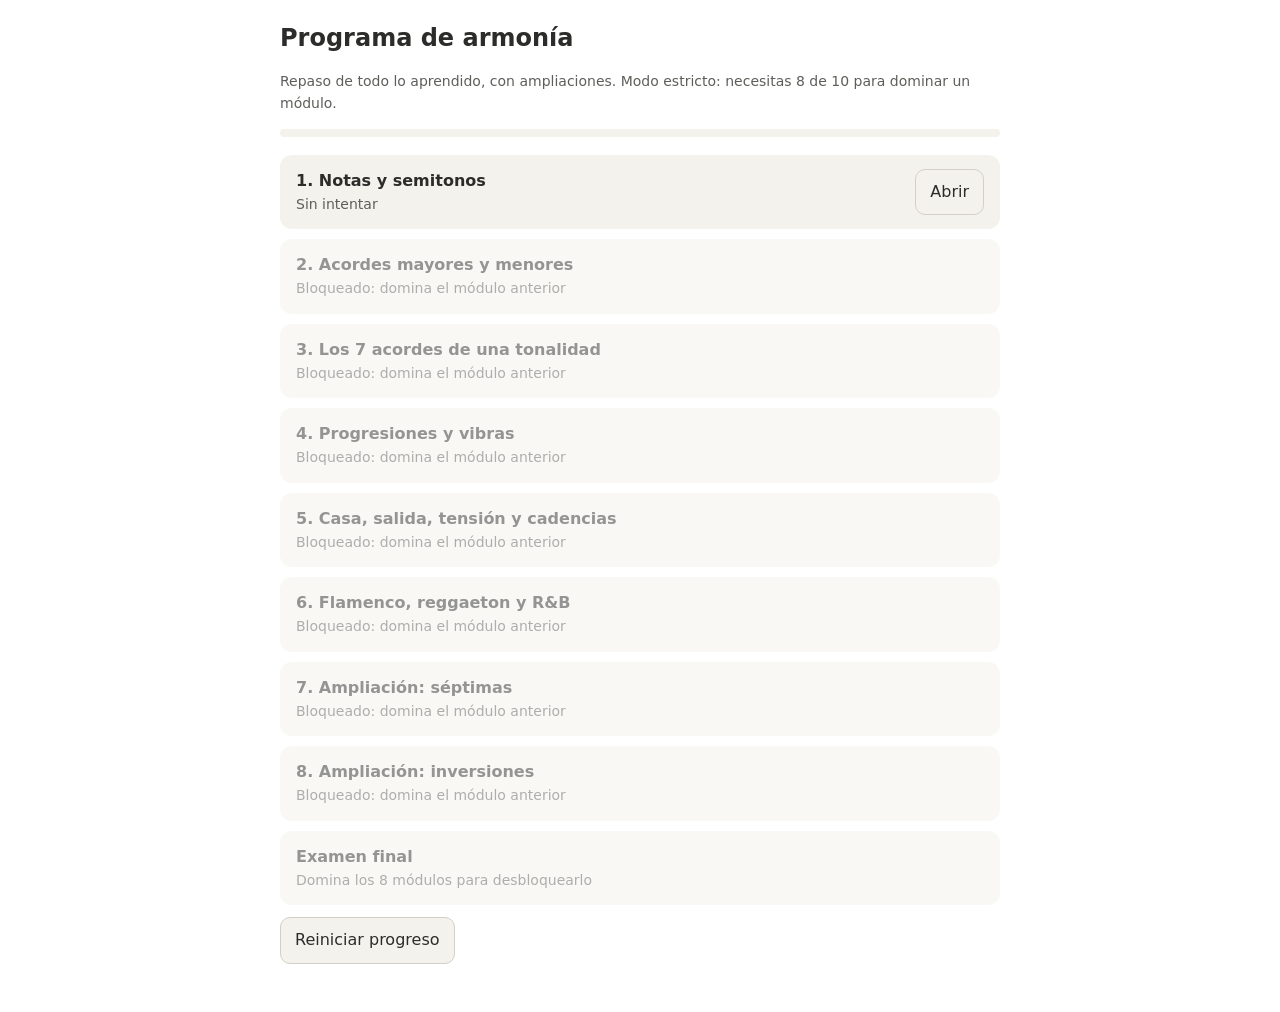
<file: assets/originales/actividades/repaso-total-de-armonia.html>
<!DOCTYPE html>
<html lang="es"><head><meta charset="utf-8">
<meta name="viewport" content="width=device-width, initial-scale=1, viewport-fit=cover">
<title>Programa de armonía: repaso total</title>
<style>
:root{--bg:#fff;--fg:#2c2c2a;--mu:#5f5e5a;--cd:#f4f2ec;--bd:#d3d1c7;--ac:#534ab7;--ab:#eeedfe;--ok:#0f6e56;--ob:#e1f5ee;--no:#993c1d;--nb:#faece7;box-sizing:border-box;padding-top:env(safe-area-inset-top,0px);padding-bottom:env(safe-area-inset-bottom,0px)}
@media(prefers-color-scheme:dark){:root:not([data-theme="light"]){--bg:#1e1e1c;--fg:#f1efe8;--mu:#b4b2a9;--cd:#2c2c2a;--bd:#444441;--ac:#afa9ec;--ab:#3c3489;--ok:#5dcaa5;--ob:#04342c;--no:#f0997b;--nb:#4a1b0c;color-scheme:dark}}
:root[data-theme="dark"]{--bg:#1e1e1c;--fg:#f1efe8;--mu:#b4b2a9;--cd:#2c2c2a;--bd:#444441;--ac:#afa9ec;--ab:#3c3489;--ok:#5dcaa5;--ob:#04342c;--no:#f0997b;--nb:#4a1b0c;color-scheme:dark}
html{scroll-padding-top:env(safe-area-inset-top,0px)}
body{margin:0;background:var(--bg);color:var(--fg);font:16px/1.55 system-ui,-apple-system,"Segoe UI",Roboto,sans-serif}
#app{max-width:720px;margin:0 auto;padding:20px 16px 48px}
h1{font-size:24px;margin:0 0 4px}h2{font-size:20px;margin:0 0 10px}
.mu{color:var(--mu);font-size:14px}
button{font:inherit;color:var(--fg);background:var(--cd);border:1px solid var(--bd);border-radius:10px;padding:10px 14px;cursor:pointer}
button:hover{border-color:var(--ac)}
.pr{background:var(--ac);color:var(--bg);border-color:var(--ac)}
.card{background:var(--cd);border-radius:12px;padding:14px 16px;margin:10px 0;display:flex;align-items:center;gap:12px}
.card.lk{opacity:.5}.card .t{flex:1}
.bar{height:8px;background:var(--cd);border-radius:6px;overflow:hidden;margin:10px 0 18px}
.bar i{display:block;height:100%;background:var(--ac)}
.tag{font-size:12px;padding:2px 8px;border-radius:8px;background:var(--ab);color:var(--ac)}
.tag.ok{background:var(--ob);color:var(--ok)}
.opts{display:grid;gap:8px;margin:14px 0}
.opts button{text-align:left}
.opts button.g{background:var(--ob);color:var(--ok);border-color:var(--ok)}
.opts button.r{background:var(--nb);color:var(--no);border-color:var(--no)}
.fb{padding:12px 14px;border-radius:10px;margin:10px 0;background:var(--cd)}
.pn{position:relative;height:130px;margin:14px 0}
.k{position:absolute;top:0;padding:0}
.k.w{width:14.28%;height:100%;background:#fbfaf6;color:#444;border:1px solid var(--bd);border-radius:0 0 6px 6px;display:flex;align-items:flex-end;justify-content:center;padding-bottom:6px;font-size:13px}
.k.b{width:8.4%;height:62%;background:#2c2c2a;border:1px solid #2c2c2a;border-radius:0 0 4px 4px;z-index:2}
.k.on{background:var(--ac)!important;color:#fff!important;border-color:var(--ac)}
ul{padding-left:20px}li{margin:6px 0}
.row{display:flex;gap:8px;flex-wrap:wrap;margin-top:12px}
</style></head><body><div id="app"></div>
<script>
const N=['Do','Do#','Re','Re#','Mi','Fa','Fa#','Sol','Sol#','La','La#','Si'];
const nn=p=>N[((p%12)+12)%12];
const SU={M:'',m:' menor',7:'7','7M':'7M',m7:'m7',d:' dism.'};
const IN={M:[0,4,7],m:[0,3,7],7:[0,4,7,10],'7M':[0,4,7,11],m7:[0,3,7,10],d:[0,3,6]};
const cn=(r,q)=>nn(r)+SU[q];
const nm2=(r,q)=>nn(r)+(q==='M'?' mayor':' menor');
const notes=(r,q)=>IN[q].map(i=>nn(r+i)).join(' – ');
const R=n=>Math.floor(Math.random()*n),pick=a=>a[R(a.length)];
const sh=a=>a.map(x=>[Math.random(),x]).sort((x,y)=>x[0]-y[0]).map(x=>x[1]);
function mc(q,right,wrong,w,x){let o=[right];for(const v of sh(wrong))if(o.length<4&&!o.includes(v))o.push(v);o=sh(o);return Object.assign({q,o,a:o.indexOf(right),w},x||{});}
const MAJ=[0,2,4,5,7,9,11],QD=['M','m','m','M','M','m','d'],ROM=['I','ii','iii','IV','V','vi','vii°'];
const dg=(t,d)=>[(t+MAJ[d])%12,QD[d]];
const VIB=['Alegre','Triste','Calmada','Agridulce','Dramática'];
const VB=[['I – V – vi – IV','Alegre'],['vi – IV – I – V','Triste'],['I – vi – IV – V','Calmada'],['i – VI – III – VII','Agridulce'],['i – VII – VI – V','Dramática'],['ii – V – I','Calmada']];
const FN={'I':['Casa',[0,'M']],'vi':['Casa',[9,'m']],'iii':['Casa',[4,'m']],'IV':['Salida',[5,'M']],'ii':['Salida',[2,'m']],'V':['Tensión',[7,'M']],'V7':['Tensión',[7,'7']],'vii°':['Tensión',[11,'d']]};
const CD=[['V → I','Punto final',[[7,'M'],[0,'M']]],['IV → I','Amén',[[5,'M'],[0,'M']]],['cualquiera → V','Coma',[[0,'M'],[7,'M']]],['V → vi','Sorpresa',[[7,'M'],[9,'m']]]];
const MODS=[
{t:'Notas y semitonos',l:['Hay 12 notas. Cada tecla vecina, blanca o negra, está a 1 semitono.','Entre Mi y Fa, y entre Si y Do, no hay tecla negra, pero también es 1 semitono.','Contar semitonos es la base de todo lo demás.'],g:[
()=>{const r=R(12),k=pick([1,2,3,4,5,6,7,8]);return mc(`¿Cuántos semitonos hay de ${nn(r)} a ${nn(r+k)}?`,String(k),[k+1,k-1,k+2,k-2].filter(x=>x>0).map(String),`De ${nn(r)} a ${nn(r+k)} hay ${k} semitonos: cuenta cada tecla.`)},
()=>{const r=R(12);return mc(`¿Qué nota está 7 semitonos por encima de ${nn(r)}? (la quinta)`,nn(r+7),[nn(r+6),nn(r+8),nn(r+5),nn(r+9)],'La quinta siempre está a 7 semitonos de la fundamental.')},
()=>mc('Entre Mi y Fa, ¿cuántos semitonos hay?','1',['0','2','3'],'No hay tecla negra, pero son vecinas: 1 semitono.')]},
{t:'Acordes mayores y menores',l:['Mayor: fundamental, +4 tercera, +3 quinta. Menor: +3 y +4.','La quinta siempre está a 7 semitonos.','De mayor a menor: baja la nota del medio una tecla.','Re# y Mib son la misma tecla.'],g:[
()=>{const r=R(12),q=pick(['M','m']),t=q==='M'?4:3;return mc(`¿Qué notas forman ${nm2(r,q)}?`,notes(r,q),[notes(r,q==='M'?'m':'M'),`${nn(r)} – ${nn(r+t)} – ${nn(r+6)}`,`${nn(r)} – ${nn(r+5)} – ${nn(r+7)}`],`${nm2(r,q)}: +${t} y +${7-t} semitonos.`)},
()=>mc('¿Cómo se forma un acorde menor?','+3 y luego +4',['+4 y luego +3','+3 y luego +3','+5 y luego +2'],'Menor: tercera a 3 semitonos y quinta a 7 en total (3 + 4).'),
()=>{const r=R(12),q=pick(['M','m']);return {q:`Toca ${nm2(r,q)} en el teclado (3 notas) y pulsa Comprobar.`,k:'p',t:IN[q].map(i=>(r+i)%12),w:`${nm2(r,q)} = ${notes(r,q)}.`}}]},
{t:'Los 7 acordes de una tonalidad',l:['Escala mayor: 2-2-1-2-2-2-1 semitonos.','Regla: toca una nota, salta una, toca una, salta una, toca una.','I mayor, ii menor, iii menor, IV mayor, V mayor, vi menor, vii° disminuido.','Mayúscula es mayor y minúscula es menor.'],g:[
()=>{const t=R(12),d=pick([1,2,3,4,5]),c=dg(t,d),right=cn(c[0],c[1]);const w=[0,1,2,3,4,5].filter(x=>x!==d).map(x=>{const e=dg(t,x);return cn(e[0],e[1])});return mc(`En ${nn(t)} mayor, ¿qué acorde es el ${ROM[d]}?`,right,w,`En ${nn(t)} mayor el ${ROM[d]} es ${right}.`)},
()=>{const d=pick([1,2,3,5,6]),a=['Mayor','Menor','Menor','Mayor','Mayor','Menor','Disminuido'][d];return mc(`En cualquier tonalidad mayor, ¿cómo es el acorde ${ROM[d]}?`,a,['Mayor','Menor','Disminuido','Dominante (7)'].filter(x=>x!==a),'El patrón es siempre: mayor, menor, menor, mayor, mayor, menor, disminuido.')}]},
{t:'Progresiones y vibras',l:['Una progresión son acordes seguidos. Con números romanos vale para cualquier tonalidad.','I–V–vi–IV: alegre. vi–IV–I–V: triste. I–vi–IV–V: calmada (doo-wop).','En menor: i–VI–III–VII agridulce. i–VII–VI–V dramática (flamenco).'],g:[
()=>{const t=R(12),P=[[0,4,5,3],[5,3,0,4],[0,5,3,4],[0,3,4,0]],L=['I – V – vi – IV','vi – IV – I – V','I – vi – IV – V','I – IV – V – I'],i=R(4);const f=p=>p.map(d=>{const c=dg(t,d);return cn(c[0],c[1])}).join(' – ');return mc(`En ${nn(t)} mayor, ¿qué acordes forman ${L[i]}?`,f(P[i]),P.filter((_,j)=>j!==i).map(f).concat([f(P[i].slice().reverse())]),`${L[i]} en ${nn(t)} mayor: ${f(P[i])}.`)},
()=>{const v=pick(VB);return mc(`¿Qué vibra tiene ${v[0]}?`,v[1],VIB.filter(x=>x!==v[1]),`${v[0]} suena ${v[1].toLowerCase()}.`)}]},
{t:'Casa, salida, tensión y cadencias',l:['Casa: I, vi, iii. Salida: IV, ii. Tensión: V, V7, vii°.','I estoy · IV me voy · V vuelve.','Cadencias: V→I punto final, IV→I amén, cualquiera→V coma, V→vi sorpresa.'],g:[
()=>{const n=pick(Object.keys(FN)),f=FN[n];return mc(`¿Qué papel tiene el ${n}? (Escucha la casa y luego el acorde)`,f[0],['Casa','Salida','Tensión'].filter(x=>x!==f[0]).concat(['Sorpresa']),`El ${n} es ${f[0].toLowerCase()}.`,{au:[[0,'M'],f[1]]})},
()=>{const c=pick(CD);return mc('Escucha los dos acordes. ¿Qué cadencia forman?',c[1],CD.map(x=>x[1]).filter(x=>x!==c[1]),`${c[0]}: ${c[1].toLowerCase()}.`,{au:c[2]})},
()=>{const c=pick(CD);return mc(`¿Cómo se llama la cadencia ${c[0]}?`,c[1],CD.map(x=>x[1]).filter(x=>x!==c[1]),`${c[0]} es ${c[1].toLowerCase()}.`)}]},
{t:'Flamenco, reggaeton y R&B',l:['Flamenco: Lam–Sol–Fa–Mi (i–VII–VI–V). Baja en escalera y acaba en V mayor.','Reggaeton: menor, 90–100 bpm, bucles que acaban en VII o i.','R&B y neo-soul: séptimas (7M, m7, 7), ii–V–I e iii–vi–ii–V.'],g:[
()=>mc('¿Qué tempo es típico del reggaeton?','90–100 bpm',['60–70 bpm','120–130 bpm','140–150 bpm'],'El dembow se mueve entre 90 y 100 bpm.'),
()=>{const r=R(12),f=(a)=>a.map(c=>cn(c[0],c[1])).join(' – '),A=[[r,'m'],[r+10,'M'],[r+8,'M'],[r+7,'M']];return mc(`¿Cuál es la cadencia andaluza en ${nn(r)} menor?`,f(A),[f([[r,'m'],[r+7,'M'],[r+5,'M'],[r+3,'M']]),f([[r,'m'],[r+8,'M'],[r+3,'M'],[r+10,'M']]),f([[r,'m'],[r+5,'m'],[r+7,'M'],[r,'m']])],'i – VII – VI – V: baja por la escala y acaba en V mayor.')},
()=>{const c=pick([['Séptimas en todos los acordes','R&B / neo-soul'],['Escalera que baja y acaba en V mayor','Flamenco'],['Bucle en menor que acaba en VII o i','Reggaeton']]);return mc(`¿A qué género apunta esta pista: «${c[0]}»?`,c[1],['R&B / neo-soul','Flamenco','Reggaeton','Blues'].filter(x=>x!==c[1]),`${c[0]} es típico de ${c[1]}.`)}]},
{t:'Ampliación: séptimas',l:['Un acorde de séptima añade una tercera más.','7M (mayor): +4 +3 +4. m7 (menor): +3 +4 +3. 7 (dominante): +4 +3 +3.','El V7 es más tenso que el V.'],g:[
()=>{const r=R(12),q=pick(['7M','m7','7']),o=['7M','m7','7'].filter(x=>x!==q);return mc(`¿Qué notas forman ${cn(r,q)}?`,notes(r,q),[notes(r,o[0]),notes(r,o[1]),notes(r,'M')],`${cn(r,q)}: ${notes(r,q)}.`)},
()=>{const q=pick(['7M','m7','7']),a={'7M':'+4, +3, +4','m7':'+3, +4, +3','7':'+4, +3, +3'}[q];return mc(`¿Qué fórmula tiene un acorde ${q==='7M'?'mayor con séptima mayor (7M)':q==='m7'?'menor con séptima (m7)':'dominante (7)'}?`,a,Object.values({a:'+4, +3, +4',b:'+3, +4, +3',c:'+4, +3, +3',d:'+3, +3, +3'}).filter(x=>x!==a),'Siempre se suma una tercera más a la tríada.')}]},
{t:'Ampliación: inversiones',l:['Una inversión es el mismo acorde con otra nota en el bajo.','Fundamental: la raíz abajo. 1ª inversión: la tercera abajo. 2ª inversión: la quinta abajo.','Sirven para unir acordes con saltos pequeños.'],g:[
()=>{const r=R(12),q=pick(['M','m']),i=pick([1,2]),t=q==='M'?4:3,b=i===1?t:7;return mc(`¿Qué nota va en el bajo en la ${i===1?'primera':'segunda'} inversión de ${nm2(r,q)}?`,nn(r+b),[nn(r),i===1?nn(r+7):nn(r+t),nn(r+b+1)],`${i===1?'1ª':'2ª'} inversión de ${nm2(r,q)}: ${nn(r+b)} abajo.`)},
()=>mc('¿Para qué sirven las inversiones?','Unir acordes con saltos pequeños',['Cambiar de tonalidad','Hacer el acorde menor','Subir la tensión del V'],'Reordenan las notas del acorde para que las voces se muevan poco.')]}];
let S={b:{}};try{S=JSON.parse(localStorage.getItem('arm')||'{"b":{}}')}catch(e){}
const save=()=>{try{localStorage.setItem('arm',JSON.stringify(S))}catch(e){}};
const $=id=>document.getElementById(id),app=$('app');
let ctx=null,Q=null;
const mf=m=>440*Math.pow(2,(m-69)/12);
function tone(f,t,d,y,g){const o=ctx.createOscillator(),a=ctx.createGain();o.type=y;o.frequency.value=f;a.gain.setValueAtTime(.0001,t);a.gain.linearRampToValueAtTime(g,t+.03);a.gain.exponentialRampToValueAtTime(.0001,t+d);o.connect(a);a.connect(ctx.destination);o.start(t);o.stop(t+d+.05)}
function play(cs){try{ctx=ctx||new(window.AudioContext||window.webkitAudioContext)();ctx.resume()}catch(e){return}let t=ctx.currentTime+.05;cs.forEach(c=>{IN[c[1]].forEach(i=>tone(mf(60+(c[0]+i)%12),t,1.2,'triangle',.12));tone(mf(36+c[0]),t,1.2,'sine',.22);t+=1.3})}
function pass(i){return i==='x'?16:8}
function done(i){return (S.b[i]||0)>=pass(i)}
function home(){const n=MODS.filter((_,i)=>done(i)).length,all=n===MODS.length;
let h=`<h1>Programa de armonía</h1><p class="mu">Repaso de todo lo aprendido, con ampliaciones. Modo estricto: necesitas 8 de 10 para dominar un módulo.</p><div class="bar"><i style="width:${(n+(done('x')?1:0))/(MODS.length+1)*100}%"></i></div>`;
MODS.forEach((m,i)=>{const u=i===0||done(i-1),b=S.b[i];h+=`<div class="card${u?'':' lk'}"><div class="t"><b>${i+1}. ${m.t}</b><div class="mu">${u?(b!=null?'Mejor: '+b+'/10':'Sin intentar'):'Bloqueado: domina el módulo anterior'}</div></div>${done(i)?'<span class="tag ok">Dominado</span>':''}${u?`<button onclick="lesson(${i})">Abrir</button>`:''}</div>`});
h+=`<div class="card${all?'':' lk'}"><div class="t"><b>Examen final</b><div class="mu">${all?(S.b.x!=null?'Mejor: '+S.b.x+'/20 (necesitas 16)':'20 preguntas de todos los módulos'):'Domina los 8 módulos para desbloquearlo'}</div></div>${done('x')?'<span class="tag ok">Aprobado</span>':''}${all?'<button class="pr" onclick="quiz(\'x\')">Empezar</button>':''}</div><div class="row"><button onclick="if(confirm(\'¿Borrar todo el progreso?\')){S={b:{}};save();home()}">Reiniciar progreso</button></div>`;
app.innerHTML=h}
function lesson(i){const m=MODS[i];app.innerHTML=`<p class="mu">Módulo ${i+1} de ${MODS.length}</p><h2>${m.t}</h2><ul>${m.l.map(x=>`<li>${x}</li>`).join('')}</ul><div class="row"><button class="pr" onclick="quiz(${i})">Empezar test de 10</button><button onclick="home()">Volver</button></div>`}
function gen(i){const g=i==='x'?MODS.flatMap(m=>m.g):MODS[i].g;return pick(g)()}
function quiz(i){Q={i,n:i==='x'?20:10,k:0,s:0,cur:null};next()}
function next(){if(Q.k>=Q.n)return fin();Q.cur=gen(Q.i);Q.k++;Q.ans=false;const c=Q.cur;let h=`<p class="mu">Pregunta ${Q.k} de ${Q.n} · aciertos ${Q.s}</p><h2>${c.q}</h2>`;
if(c.au)h+=`<button onclick="play(Q.cur.au)">Escuchar</button>`;
if(c.k){window.sel=new Set();h+=`<div id="pn"></div><div class="row"><button class="pr" onclick="chk()">Comprobar</button></div>`}
else h+=`<div class="opts">${c.o.map((o,j)=>`<button onclick="ans(${j})">${o}</button>`).join('')}</div>`;
app.innerHTML=h+'<div id="fb"></div>';if(c.k)pn()}
function pn(){const W=[0,2,4,5,7,9,11],B={1:1,3:2,6:4,8:5,10:6};let h='<div class="pn">';W.forEach((p,i)=>h+=`<button class="k w${sel.has(p)?' on':''}" style="left:${i*14.28}%" onclick="tg(${p})">${nn(p)}</button>`);Object.keys(B).forEach(p=>h+=`<button class="k b${sel.has(+p)?' on':''}" style="left:${B[p]*14.28-4.2}%" onclick="tg(${p})"></button>`);$('pn').innerHTML=h+'</div>'}
function tg(p){if(Q.ans)return;sel.has(p)?sel.delete(p):sel.add(p);try{ctx=ctx||new(window.AudioContext||window.webkitAudioContext)();ctx.resume();tone(mf(60+p),ctx.currentTime,.8,'triangle',.15)}catch(e){}pn()}
function chk(){if(Q.ans)return;const t=Q.cur.t,ok=t.length===sel.size&&t.every(x=>sel.has(x));res(ok)}
function ans(j){if(Q.ans)return;const c=Q.cur,b=document.querySelectorAll('.opts button');b[c.a].classList.add('g');if(j!==c.a)b[j].classList.add('r');res(j===c.a)}
function res(ok){Q.ans=true;if(ok)Q.s++;$('fb').innerHTML=`<div class="fb"><b style="color:var(--${ok?'ok':'no'})">${ok?'Correcto.':'Incorrecto.'}</b> ${Q.cur.w}</div><div class="row"><button class="pr" onclick="next()">${Q.k>=Q.n?'Ver resultado':'Siguiente'}</button></div>`}
function fin(){const i=Q.i,ok=Q.s>=pass(i);if((S.b[i]||0)<Q.s)S.b[i]=Q.s;save();
app.innerHTML=`<h2>${Q.s} de ${Q.n}</h2><div class="fb"><b style="color:var(--${ok?'ok':'no'})">${ok?(i==='x'?'Examen aprobado.':'Módulo dominado.'):'No superado.'}</b> ${ok?'Muy bien. ':'Necesitas '+pass(i)+' aciertos. Repasa la lección y vuelve a intentarlo.'}</div><div class="row"><button class="pr" onclick="${i==='x'?'quiz(\'x\')':'quiz('+i+')'}">Repetir</button>${i==='x'?'':`<button onclick="lesson(${i})">Ver lección</button>`}<button onclick="home()">Inicio</button></div>`}
home();
</script></body></html>
</file>
<file: styles.css>
@import url('https://fonts.googleapis.com/css2?family=Manrope:wght@400;500;600;700;800&family=Space+Grotesk:wght@400;500;600;700&display=swap');
:root{--bg:#050409;--panel:#0d0a15;--panel2:#151020;--line:#292039;--text:#f8f4ff;--muted:#a69ab9;--purple:#c9a2ff;--purple2:#9b65ff;--glow:#d7baff;--mint:#8fe3c2;--danger:#ff8ca7;--shadow:0 18px 60px #0009;--safe-bottom:env(safe-area-inset-bottom,0px)}*{box-sizing:border-box}html{background:var(--bg);color-scheme:dark;scroll-behavior:smooth}body{margin:0;background:radial-gradient(ellipse at 50% -20%,#29164a 0,transparent 42%),radial-gradient(ellipse at 100% 35%,#140c25 0,transparent 38%),var(--bg);color:var(--text);font-family:Manrope,system-ui,sans-serif;min-height:100vh;min-height:100dvh;-webkit-font-smoothing:antialiased}.app-shell{max-width:900px;margin:auto;min-height:100dvh;padding-bottom:calc(94px + var(--safe-bottom))}.topbar{height:70px;display:flex;align-items:center;justify-content:space-between;padding:0 20px;position:sticky;top:0;z-index:20;background:#07050bea;backdrop-filter:blur(22px);border-bottom:1px solid #ffffff10}.brand{display:flex;align-items:center;gap:11px;text-decoration:none;color:var(--text);font:800 21px 'Space Grotesk';letter-spacing:.13em}.brand-mark{width:38px;height:38px;border:1px solid #9f72e8;border-radius:13px;background:radial-gradient(circle at 35% 25%,#f0ddff,#9d69ed 42%,#27153d 80%);color:#10081a;display:grid;place-items:center;font-size:21px;box-shadow:0 0 24px #a66aff55}.brand-word{line-height:1}.brand small{display:block;color:#bba5dc;font:700 8px Manrope;letter-spacing:.23em;margin-top:5px}.brand-four{color:var(--purple)}.icon-btn{border:1px solid var(--line);background:#120d1d;color:var(--text);width:42px;height:42px;border-radius:14px;font-size:20px}.bottom-nav{position:fixed;z-index:30;bottom:0;left:50%;transform:translateX(-50%);width:min(100%,900px);padding:8px 7px calc(8px + var(--safe-bottom));display:grid;grid-template-columns:repeat(6,minmax(0,1fr));background:#090710ed;border-top:1px solid #392950;backdrop-filter:blur(24px);box-shadow:0 -12px 40px #0008}.nav-item{border:0;background:none;color:#82788f;display:flex;flex-direction:column;align-items:center;justify-content:center;gap:3px;padding:4px 0;min-height:52px;min-width:0;touch-action:manipulation}.nav-item span{font-size:21px;line-height:23px}.nav-item small{font-size:9px;white-space:nowrap}.nav-item.active{color:#e1caff;text-shadow:0 0 14px #b67cff}main{padding:22px 17px 32px}.eyebrow{font-size:10px;letter-spacing:.2em;text-transform:uppercase;color:var(--purple);font-weight:800}.hero{padding:0 0 22px;border:1px solid #63458c;border-radius:26px;background:linear-gradient(180deg,#0d0817 0%,#08060e 80%);position:relative;overflow:hidden;box-shadow:0 0 55px #8c4be51c,var(--shadow)}.hero:before{content:'';position:absolute;inset:0;background:linear-gradient(180deg,transparent 25%,#07050bea 90%);pointer-events:none;z-index:1}.hero:after{content:'';position:absolute;inset:0;background:radial-gradient(ellipse at 50% 60%,#8c52f52b,transparent 58%);pointer-events:none}.hero-wave{width:100%;height:190px;object-fit:cover;display:block;opacity:.96;mask-image:linear-gradient(#000 72%,transparent)}.hero-inner{position:relative;z-index:2;padding:0 21px}.hero h1{font:700 clamp(34px,8vw,54px) 'Space Grotesk';letter-spacing:-.065em;margin:8px 0 9px;line-height:1.04}.hero p{color:#c8bdd8;line-height:1.65;max-width:460px;font-size:13px}.hero-actions{display:flex;gap:9px;flex-wrap:wrap;margin-top:17px}.btn{display:inline-flex;align-items:center;justify-content:center;gap:7px;text-decoration:none;border:1px solid #d7baff55;border-radius:13px;background:linear-gradient(135deg,#e0c7ff,#a77aff 58%,#8551d6);color:#160c25;font-weight:800;padding:12px 15px;min-height:44px;cursor:pointer;font:800 12px Manrope;box-shadow:0 5px 22px #9d62f52c;touch-action:manipulation}.btn.secondary{background:linear-gradient(135deg,#241a35,#171020);color:#e9dcff;border:1px solid #63478a;box-shadow:none}.btn.ghost{background:transparent;border:1px solid var(--line);color:var(--text);box-shadow:none}.btn.small{padding:8px 11px;min-height:36px;font-size:11px}.section-head{display:flex;align-items:end;justify-content:space-between;gap:12px;margin:26px 2px 13px}.section-head h2{font:650 20px 'Space Grotesk';margin:0;letter-spacing:-.035em}.section-head p{margin:4px 0 0;color:var(--muted);font-size:12px}.grid,.activity-grid,.notes-grid{display:grid;grid-template-columns:repeat(2,minmax(0,1fr));gap:11px}.card,.activity-card{background:linear-gradient(150deg,#171021,#0d0a14 78%);border:1px solid #302440;border-radius:19px;padding:16px;min-width:0;box-shadow:inset 0 1px #ffffff08,0 10px 30px #0003}.card h3,.activity-card h3{font:650 15px 'Space Grotesk';margin:8px 0 5px}.card p,.activity-card p{font-size:12px;color:var(--muted);line-height:1.55;margin:0}.card-icon{width:39px;height:39px;border-radius:13px;background:radial-gradient(circle at 30% 25%,#8f60c5,#302044 75%);border:1px solid #7651a0;color:#f1ddff;display:grid;place-items:center;font-size:19px}.wide{grid-column:1/-1}.stat-row{display:grid;grid-template-columns:repeat(3,1fr);gap:8px;margin-top:14px}.stat{background:#0b0811;border:1px solid #30233f;border-radius:14px;padding:11px}.stat strong{display:block;font:750 20px 'Space Grotesk';color:#e6d3ff}.stat span{font-size:10px;color:var(--muted)}.progress{height:6px;border-radius:20px;background:#2a2038;overflow:hidden;margin-top:10px}.progress i{display:block;height:100%;background:linear-gradient(90deg,#8851dc,#e0c4ff);border-radius:20px;box-shadow:0 0 12px #bb8bff}.list{display:grid;gap:9px}.list-item{display:flex;align-items:center;gap:12px;padding:13px;background:linear-gradient(130deg,#15101f,#0d0a14);border:1px solid #2b2039;border-radius:15px;color:var(--text);text-align:left;width:100%;cursor:pointer;text-decoration:none;min-width:0}.list-item .num{width:34px;height:34px;flex:none;border-radius:11px;background:#261a38;color:#d7b8ff;display:grid;place-items:center;font-weight:800;font-size:10px;border:1px solid #543875}.list-item strong{display:block;font-size:12px}.list-item small{display:block;color:var(--muted);font-size:10px;margin-top:3px;line-height:1.4}.list-item .chev{margin-left:auto;color:#c29cff}.pill{display:inline-flex;align-items:center;border:1px solid #64468b;background:#251832;color:#ddc6ff;border-radius:30px;padding:5px 9px;font-size:9px;font-weight:800;letter-spacing:.08em}.muted{color:var(--muted)}.tiny{font-size:11px;color:var(--muted);line-height:1.6}.field{display:grid;gap:6px;margin:12px 0}.field label,.field-label{font-size:10px;color:var(--muted);font-weight:800;letter-spacing:.1em}.field input,.field select,.field textarea,.search,.input{width:100%;background:#090710;border:1px solid #342745;color:var(--text);border-radius:13px;padding:12px;font:inherit;font-size:13px;min-height:46px;outline:none}.field input:focus,.field select:focus,.search:focus,.input:focus{border-color:#a979ed;box-shadow:0 0 0 3px #a979ed22}.field textarea{min-height:100px;resize:vertical}.tabs{display:flex;gap:7px;overflow-x:auto;padding:2px 0 10px;scrollbar-width:none}.tabs::-webkit-scrollbar{display:none}.tab{white-space:nowrap;border:1px solid #32253f;background:#100c18;color:var(--muted);padding:9px 12px;border-radius:30px;font-size:11px}.tab.active{background:#35224b;border-color:#a878ed;color:#f0ddff;box-shadow:0 0 16px #9a60e52b}.note-card{background:linear-gradient(150deg,#171021,#0d0a14);border:1px solid #392a4b;border-radius:18px;padding:15px;min-width:0}.note-card h3{font:650 16px 'Space Grotesk';margin:10px 0 7px}.formula{padding:12px;border-radius:12px;background:#090710;border:1px solid #30233f;color:#e2ccff;font-weight:800;line-height:1.65;font-size:12px;margin:12px 0;overflow-wrap:anywhere}.callout{border-left:3px solid #b98aff;padding:11px 12px;background:#1b1227;border-radius:0 11px 11px 0;color:#d9cbe9;font-size:11px;line-height:1.6}.lesson-content{line-height:1.75;color:#d6cfdf;font-size:13px}.lesson-content h3{font:650 15px 'Space Grotesk';color:var(--text);margin:22px 0 7px}.keyboard-wrap{overflow:visible;padding:12px 0 4px;touch-action:pan-y}.keyboard{height:clamp(118px,34vw,168px);display:flex;position:relative;width:100%;min-width:0;user-select:none;-webkit-user-select:none;touch-action:pan-y}.key{position:relative;flex:1;background:linear-gradient(180deg,#fff 0%,#e9e3f0 100%);border:1px solid #bdb3c8;border-radius:0 0 7px 7px;color:#34283f;display:flex;align-items:end;justify-content:center;padding-bottom:8px;font-size:9px;min-width:0;margin:0 1px;touch-action:manipulation;-webkit-tap-highlight-color:transparent}.key.black{position:absolute;z-index:2;width:5.3%;height:60%;top:0;background:linear-gradient(180deg,#342744,#09070e 85%);border:1px solid #07050a;border-radius:0 0 5px 5px;color:#d8c6ed;transform:translateX(-50%);padding-bottom:5px;margin:0}.key.active{background:#d8baff!important;color:#160c25!important;box-shadow:0 0 20px #bb8aff}.key.black.active{background:#a56bff!important}.key small{font-size:clamp(7px,1.8vw,9px);pointer-events:none}.keyboard-hint{font-size:10px;color:var(--muted);margin-top:7px}.control-row{display:flex;gap:8px;flex-wrap:wrap;align-items:center}.control-row select,.control-row input{background:#090710;color:var(--text);border:1px solid var(--line);padding:10px;border-radius:10px}.answer-grid{display:grid;grid-template-columns:repeat(2,1fr);gap:8px}.answer{background:#1b1426;border:1px solid #38294a;color:var(--text);padding:13px;border-radius:12px;text-align:center;font:600 11px Manrope;touch-action:manipulation}.answer.correct{border-color:var(--mint);background:#183027}.answer.wrong{border-color:var(--danger)}.toast{position:fixed;left:50%;bottom:calc(94px + var(--safe-bottom));transform:translate(-50%,20px);opacity:0;pointer-events:none;background:#eee5ff;color:#21172d;padding:11px 15px;border-radius:12px;font-size:12px;font-weight:800;z-index:50;transition:.2s;max-width:90vw}.toast.show{opacity:1;transform:translate(-50%,0)}.empty{padding:28px;text-align:center;color:var(--muted);border:1px dashed var(--line);border-radius:16px}.divider{height:1px;background:var(--line);margin:15px 0}.back{background:none;border:0;color:var(--purple);padding:5px 0 15px;font-weight:800}.course-unit{border:1px solid #302440;background:#0d0a14;border-radius:15px;padding:12px;margin:9px 0}.course-unit summary{display:flex;align-items:center;justify-content:space-between;gap:12px;cursor:pointer;list-style:none}.course-unit summary::-webkit-details-marker{display:none}.course-unit summary strong{display:block;font-size:12px}.course-unit summary small{display:block;color:var(--muted);font-size:10px;margin-top:4px}.wave-banner{position:relative;overflow:hidden;min-height:220px;border:1px solid #503775;border-radius:22px;background:#07050d;margin:12px 0 17px;display:flex;align-items:end;isolation:isolate}.wave-banner img{position:absolute;inset:0;width:100%;height:100%;object-fit:cover;opacity:.76;z-index:-2}.wave-banner:after{content:'';position:absolute;inset:0;background:linear-gradient(0deg,#080610 0%,#080610b8 45%,transparent 100%);z-index:-1}.wave-banner>div{padding:18px}.wave-banner h1{font:700 25px 'Space Grotesk';letter-spacing:-.05em;margin:7px 0}.wave-banner p{font-size:11px;color:#d0c3e1;line-height:1.5;margin:0;max-width:400px}.wave-banner.compact{min-height:180px}.note-pdf{margin-top:13px;width:100%;font-size:10px}.note-pdf small{font-size:9px;opacity:.8}.activity-card{position:relative;overflow:hidden;display:flex;flex-direction:column;align-items:flex-start;min-height:190px}.activity-index{position:absolute;right:12px;top:10px;font:700 40px 'Space Grotesk';color:#ffffff0c}.activity-card h3{margin-top:14px}.activity-card p{margin-bottom:16px;flex:1}.activity-card .btn{margin-top:auto}.hero .eyebrow{color:#d4b4ff}
@media(min-width:700px){main{padding:28px 24px 40px}.hero-wave{height:250px}.hero-inner{padding:0 30px 8px}.grid,.activity-grid,.notes-grid{gap:14px}.notes-grid{grid-template-columns:repeat(2,minmax(0,1fr))}.bottom-nav{border-left:1px solid #392950;border-right:1px solid #392950;border-radius:18px 18px 0 0}}
@media(max-width:420px){main{padding:16px 12px 25px}.topbar{padding:0 14px}.grid,.activity-grid{gap:8px}.card,.activity-card{padding:13px}.bottom-nav{padding-left:3px;padding-right:3px}.nav-item small{font-size:8px}.nav-item span{font-size:19px}.hero-wave{height:155px}.hero-inner{padding:0 16px}.hero h1{font-size:35px}.wave-banner{min-height:195px}.notes-grid{grid-template-columns:1fr}.keyboard{height:125px}}
@media(prefers-reduced-motion:no-preference){.card,.activity-card,.note-card,.list-item{transition:border-color .18s,transform .18s}.card:active,.activity-card:active,.list-item:active{transform:scale(.99);border-color:#9364c9}}

/* ─────────────────────────────────────────────────────────────
   ASTR4 / SIGNATURE UI — refinamiento visual premium
   ───────────────────────────────────────────────────────────── */
:root{
  --bg:#07060b;--panel:#100d17;--panel2:#171222;--line:rgba(196,157,255,.17);
  --text:#f8f5ff;--muted:#aaa0ba;--purple:#c7a0ff;--purple2:#9861ed;
  --glow:#e1caff;--shadow:0 24px 70px rgba(0,0,0,.48);
}
html{background:#07060b;scroll-padding-top:84px}
body{
  background:
    radial-gradient(ellipse at 50% -18%,rgba(114,65,174,.22),transparent 43%),
    radial-gradient(ellipse at 4% 48%,rgba(96,55,150,.09),transparent 32%),
    radial-gradient(ellipse at 100% 82%,rgba(120,74,180,.08),transparent 30%),#07060b;
  background-attachment:fixed;
}
body:before{content:"";position:fixed;inset:0;pointer-events:none;z-index:-1;opacity:.16;background-image:linear-gradient(rgba(255,255,255,.018) 1px,transparent 1px),linear-gradient(90deg,rgba(255,255,255,.018) 1px,transparent 1px);background-size:48px 48px;mask-image:linear-gradient(to bottom,black,transparent 85%)}
.app-shell{max-width:1080px;padding-bottom:calc(102px + var(--safe-bottom))}
.topbar{height:76px;padding:0 clamp(17px,4vw,36px);background:rgba(7,6,11,.76);border-bottom:1px solid rgba(211,181,255,.11);box-shadow:0 10px 40px rgba(0,0,0,.18)}
.brand{gap:12px;letter-spacing:.17em;font-size:22px}
.brand-mark{width:39px;height:39px;border:1px solid rgba(203,164,255,.5);border-radius:13px;background:linear-gradient(145deg,rgba(207,170,255,.2),rgba(89,50,135,.2));box-shadow:inset 0 1px rgba(255,255,255,.18),0 0 28px rgba(168,112,255,.18);display:flex;align-items:center;justify-content:center;gap:2px}
.brand-mark i{display:block;width:2px;border-radius:3px;background:linear-gradient(180deg,#f5eaff,#a878f6);box-shadow:0 0 8px #bd8aff;height:10px;animation:brandPulse 1.8s ease-in-out infinite alternate}
.brand-mark i:nth-child(2),.brand-mark i:nth-child(4){height:18px;animation-delay:.25s}.brand-mark i:nth-child(3){height:25px;animation-delay:.5s}.brand-mark i:nth-child(5){height:14px;animation-delay:.75s}
.brand-word{font-size:21px;letter-spacing:.2em}.brand small{font-size:7px;letter-spacing:.24em;color:#bca5df;margin-top:6px}
.icon-btn{border:1px solid rgba(203,164,255,.2);background:rgba(23,17,34,.72);border-radius:13px;transition:all .25s ease}.icon-btn:hover{border-color:#b58af0;box-shadow:0 0 22px rgba(174,126,255,.18);transform:translateY(-1px)}
main{padding:clamp(19px,3vw,34px) clamp(15px,3.2vw,32px) 42px;animation:pageIn .55s cubic-bezier(.2,.75,.2,1) both}
.eyebrow{font-size:9px;letter-spacing:.24em;color:#c8a7ff}
.hero{border:1px solid rgba(190,145,255,.25);border-radius:28px;padding-bottom:25px;background:linear-gradient(145deg,rgba(22,15,34,.94),rgba(7,6,12,.98) 72%);box-shadow:0 30px 90px rgba(0,0,0,.42),0 0 0 1px rgba(255,255,255,.025) inset,0 0 70px rgba(139,83,213,.09);isolation:isolate}
.hero:before{background:linear-gradient(180deg,rgba(7,6,12,.04) 0%,rgba(7,6,12,.12) 32%,rgba(7,6,12,.96) 100%);z-index:0}
.hero:after{background:radial-gradient(ellipse at 50% 58%,rgba(161,105,245,.2),transparent 58%),linear-gradient(115deg,transparent 35%,rgba(255,255,255,.025) 50%,transparent 65%);background-size:auto,220% 100%;animation:surfaceSweep 12s ease-in-out infinite;z-index:0}
.hero-wave{height:clamp(175px,27vw,290px);object-fit:cover;object-position:center 49%;opacity:.96;filter:saturate(1.14) contrast(1.06);mask-image:linear-gradient(to bottom,#000 58%,transparent 100%);animation:waveDrift 18s ease-in-out infinite alternate;transform:scale(1.015)}
.hero-inner{padding:0 clamp(20px,4vw,38px);z-index:2}
.hero h1{font-size:clamp(38px,7vw,62px);line-height:1.02;letter-spacing:-.075em;margin:11px 0 12px;text-shadow:0 8px 40px rgba(0,0,0,.4)}
.hero p{font-size:14px;line-height:1.8;color:#c9bfd7;max-width:540px}
.hero-actions{gap:11px;margin-top:22px}
.btn{border-radius:12px;min-height:47px;padding:13px 18px;font-size:11px;letter-spacing:.015em;background:linear-gradient(115deg,#e6d5ff 0%,#c19aff 48%,#9562e8 100%);box-shadow:0 8px 28px rgba(156,103,235,.22),inset 0 1px rgba(255,255,255,.5);transition:transform .25s ease,box-shadow .25s ease,filter .25s ease}
.btn:hover{transform:translateY(-2px);filter:brightness(1.07);box-shadow:0 13px 34px rgba(156,103,235,.3),inset 0 1px rgba(255,255,255,.5)}
.btn:active{transform:translateY(0) scale(.985)}
.btn.secondary{background:linear-gradient(145deg,rgba(54,37,77,.88),rgba(23,16,34,.95));border:1px solid rgba(196,157,255,.32);color:#eee2ff;box-shadow:inset 0 1px rgba(255,255,255,.06)}
.btn.ghost{background:rgba(20,15,29,.65);border:1px solid rgba(196,157,255,.2);backdrop-filter:blur(12px)}
.section-head{margin:34px 2px 15px;align-items:center}
.section-head h2{font-size:clamp(19px,3vw,23px);letter-spacing:-.045em}
.section-head p{font-size:11px}
.grid,.activity-grid,.notes-grid{gap:13px}
.card,.activity-card,.note-card{position:relative;overflow:hidden;border:1px solid rgba(194,157,242,.15);border-radius:20px;background:linear-gradient(145deg,rgba(26,19,38,.94),rgba(13,10,20,.98) 76%);box-shadow:inset 0 1px rgba(255,255,255,.055),0 14px 38px rgba(0,0,0,.2);transition:transform .32s cubic-bezier(.2,.75,.2,1),border-color .32s ease,box-shadow .32s ease}
.card:before,.activity-card:before,.note-card:before{content:"";position:absolute;inset:0;pointer-events:none;background:linear-gradient(125deg,rgba(213,185,255,.07),transparent 38%);opacity:.8}
.card:hover,.activity-card:hover,.note-card:hover{transform:translateY(-4px);border-color:rgba(196,157,255,.38);box-shadow:inset 0 1px rgba(255,255,255,.07),0 22px 48px rgba(0,0,0,.3),0 0 28px rgba(150,97,225,.08)}
.card h3,.activity-card h3{font-size:16px;letter-spacing:-.025em;margin:11px 0 7px}.card p,.activity-card p{font-size:12px;line-height:1.7}
.card-icon{width:42px;height:42px;border-radius:14px;background:linear-gradient(145deg,rgba(193,150,255,.27),rgba(70,43,104,.32));border:1px solid rgba(200,162,255,.3);box-shadow:inset 0 1px rgba(255,255,255,.12),0 5px 20px rgba(138,85,207,.1)}
.stat-row{gap:9px;margin-top:19px}.stat{border:1px solid rgba(197,157,255,.14);background:rgba(9,7,14,.65);border-radius:14px;padding:12px 13px;backdrop-filter:blur(12px)}.stat strong{font-size:22px}.stat span{font-size:9px;letter-spacing:.02em}
.progress{height:5px;background:rgba(189,151,236,.14);border-radius:99px}.progress i{background:linear-gradient(90deg,#8051cf,#c29aff 58%,#f0ddff);box-shadow:0 0 15px rgba(190,144,255,.45);animation:progressGlow 3s ease-in-out infinite alternate}
.list{gap:9px}.list-item{position:relative;border:1px solid rgba(193,156,241,.13);border-radius:15px;padding:13px 14px;background:linear-gradient(110deg,rgba(25,19,36,.92),rgba(13,10,19,.94));transition:transform .24s ease,border-color .24s ease,background .24s ease;min-height:62px}
.list-item:hover{transform:translateX(3px);border-color:rgba(194,157,255,.34);background:linear-gradient(110deg,rgba(38,26,54,.96),rgba(15,11,23,.98))}
.list-item .num{width:36px;height:36px;border-radius:12px;background:linear-gradient(145deg,rgba(163,113,225,.25),rgba(45,29,67,.6));border:1px solid rgba(190,148,246,.25);font-size:10px}
.list-item strong{font-size:12px;letter-spacing:.005em}.list-item small{font-size:10px;line-height:1.5}
.pill{border:1px solid rgba(194,157,255,.28);background:rgba(111,73,157,.17);color:#dfcaff;padding:6px 10px}
.field input,.field select,.field textarea,.search,.input,.control-row select,.control-row input{background:rgba(10,8,15,.82);border:1px solid rgba(192,151,241,.2);border-radius:12px;transition:border-color .2s,box-shadow .2s}
.field input:focus,.field select:focus,.search:focus,.input:focus{border-color:#bd91ff;box-shadow:0 0 0 3px rgba(174,125,246,.13),0 0 24px rgba(157,104,227,.08)}
.tabs{gap:8px;padding:4px 0 12px}.tab{border:1px solid rgba(194,157,255,.16);background:rgba(18,13,27,.82);border-radius:10px;padding:10px 13px;transition:all .22s ease}.tab.active{background:linear-gradient(120deg,rgba(120,76,173,.35),rgba(67,43,95,.5));border-color:rgba(198,158,255,.55);box-shadow:0 5px 20px rgba(151,95,224,.12)}
.note-card{padding:17px}.note-card h3{font-size:17px;letter-spacing:-.035em}.formula{background:rgba(8,6,13,.78);border:1px solid rgba(193,155,243,.18);border-radius:13px;color:#e6d4ff}.callout{background:linear-gradient(100deg,rgba(98,61,139,.2),rgba(38,26,54,.22));border-left-color:#c39aff;border:1px solid rgba(191,151,244,.15);border-left:3px solid #c39aff;border-radius:0 12px 12px 0}
.lesson-content{font-size:14px;line-height:1.85;color:#d9d1e4}.lesson-content h3{font-size:16px;letter-spacing:-.025em;margin-top:25px}
.course-unit{border:1px solid rgba(193,155,243,.15);background:linear-gradient(140deg,rgba(24,18,35,.95),rgba(12,9,18,.96));border-radius:16px;padding:14px;transition:border-color .25s}.course-unit[open]{border-color:rgba(194,155,255,.3);box-shadow:0 12px 32px rgba(0,0,0,.16)}.course-unit summary{padding:2px 1px 4px}
.wave-banner{border:1px solid rgba(196,155,255,.27);border-radius:22px;box-shadow:0 18px 50px rgba(0,0,0,.24),0 0 40px rgba(148,91,223,.08)}.wave-banner img{animation:waveDrift 20s ease-in-out infinite alternate;filter:saturate(1.15) contrast(1.05)}.wave-banner:after{background:linear-gradient(0deg,rgba(8,6,13,.98) 0%,rgba(8,6,13,.72) 48%,rgba(8,6,13,.05) 100%)}
.bottom-nav{width:min(100%,1080px);padding:9px 10px calc(9px + var(--safe-bottom));background:rgba(9,7,14,.82);border-top:1px solid rgba(195,157,255,.18);backdrop-filter:blur(28px) saturate(145%);box-shadow:0 -14px 44px rgba(0,0,0,.36)}
.nav-item{position:relative;min-height:55px;gap:4px;border-radius:12px;transition:color .2s ease,background .2s ease}.nav-item span{font-size:22px;transition:transform .25s ease}.nav-item small{font-size:9px;letter-spacing:.015em}.nav-item.active{color:#eadbff;text-shadow:none;background:linear-gradient(180deg,rgba(160,111,226,.16),rgba(125,80,184,.04))}.nav-item.active:before{content:"";position:absolute;top:0;left:32%;right:32%;height:2px;border-radius:4px;background:linear-gradient(90deg,transparent,#d9bdff,transparent);box-shadow:0 0 12px #bd8aff}.nav-item.active span{transform:translateY(-2px);filter:drop-shadow(0 0 8px rgba(198,157,255,.5))}
.toast{bottom:calc(105px + var(--safe-bottom));background:linear-gradient(120deg,#f0e5ff,#d1b4ff);box-shadow:0 12px 35px rgba(0,0,0,.35);border-radius:13px}
.back{font-size:12px;letter-spacing:.01em}.empty{border-color:rgba(194,157,255,.2);background:rgba(20,14,29,.4)}
.keyboard-wrap{padding:16px 0 8px}.keyboard{height:clamp(138px,32vw,188px);filter:drop-shadow(0 12px 18px rgba(0,0,0,.25))}.key{border-color:#c7bfd0}.key.active{box-shadow:0 0 24px rgba(195,147,255,.7),inset 0 0 14px rgba(255,255,255,.5)}
button,a,input,select,textarea{-webkit-tap-highlight-color:transparent}button:focus-visible,a:focus-visible{outline:2px solid #d3b2ff;outline-offset:3px}
@keyframes pageIn{from{opacity:0;transform:translateY(9px)}to{opacity:1;transform:translateY(0)}}
@keyframes waveDrift{from{transform:scale(1.015) translate3d(-.4%,0,0)}to{transform:scale(1.075) translate3d(.5%,-1.2%,0)}}
@keyframes surfaceSweep{0%,100%{background-position:center,0% 0}50%{background-position:center,100% 0}}
@keyframes progressGlow{from{filter:brightness(.92)}to{filter:brightness(1.2)}}
@keyframes brandPulse{from{opacity:.62;transform:scaleY(.76)}to{opacity:1;transform:scaleY(1.08)}}
@media(min-width:700px){.app-shell{padding-bottom:calc(100px + var(--safe-bottom))}.bottom-nav{border:1px solid rgba(195,157,255,.18);border-bottom:0;border-radius:18px 18px 0 0}}
@media(max-width:520px){.topbar{height:68px}.brand{font-size:19px}.brand-mark{width:36px;height:36px}.brand small{font-size:6.5px}.hero{border-radius:22px}.hero-wave{height:clamp(145px,43vw,190px)}.hero-inner{padding:0 17px}.hero h1{font-size:clamp(37px,10vw,48px)}.hero p{font-size:12px}.hero-actions{display:grid;grid-template-columns:1fr}.hero-actions .btn{width:100%}.stat{padding:10px 8px}.stat strong{font-size:19px}.stat span{font-size:8px}.grid,.activity-grid{grid-template-columns:1fr}.card,.activity-card{padding:15px}.bottom-nav{grid-template-columns:repeat(6,minmax(0,1fr));padding-left:4px;padding-right:4px}.nav-item small{font-size:8px}.nav-item span{font-size:19px}.notes-grid{grid-template-columns:1fr}}
@media(prefers-reduced-motion:reduce){*,*:before,*:after{scroll-behavior:auto!important;animation-duration:.01ms!important;animation-iteration-count:1!important;transition-duration:.01ms!important}}

/* ASTR4 refinement · spacing, hierarchy and visual study notes */
:root{--space-section:clamp(34px,5vw,58px)}
.hero{margin-bottom:var(--space-section)}
.page-heading{margin:0 2px 22px;padding-top:2px;display:flex;flex-direction:column;gap:9px}
.page-heading .eyebrow{display:block;line-height:1.5;margin:0 0 1px;letter-spacing:.22em;font-size:10px;color:#b995ee}
.page-heading .section-head{margin:0;align-items:center}
.page-heading .section-head h2{line-height:1.2}
.page-heading+.grid{margin-top:0}
/* Notes are visual reference cards, not dense text blocks */
.notes-toolbar{display:flex;align-items:center;gap:14px;margin:22px 0 10px}
.notes-toolbar .search{flex:1;min-width:0}
.notes-count{white-space:nowrap;color:#a99ab9;font-size:11px;font-weight:700;letter-spacing:.04em}
.notes-tabs{margin:8px 0 18px}
.notes-grid{grid-template-columns:repeat(2,minmax(0,1fr));gap:18px;align-items:stretch}
.note-card-visual{padding:20px;display:flex;flex-direction:column;gap:0;border-radius:22px;min-height:100%;background:linear-gradient(155deg,rgba(27,19,40,.97),rgba(10,8,16,.99) 76%);box-shadow:inset 0 1px rgba(255,255,255,.055),0 18px 42px rgba(0,0,0,.22)}
.note-card-visual:before{background:radial-gradient(ellipse at 100% 0%,rgba(174,124,245,.11),transparent 48%)}
.note-card-top{display:flex;align-items:center;justify-content:space-between;position:relative;z-index:1}
.note-index{font:600 10px 'Space Grotesk',sans-serif;color:#76658c;letter-spacing:.16em}
.note-card-visual h3{font:650 clamp(16px,2vw,19px) 'Space Grotesk',sans-serif;line-height:1.25;letter-spacing:-.035em;margin:15px 0 7px;position:relative;z-index:1}
.note-summary{font-size:12px;line-height:1.55;color:#a99fb5;margin:0 0 15px;max-width:52ch;position:relative;z-index:1}
.note-visual{position:relative;z-index:1;min-height:112px;padding:15px;border:1px solid rgba(195,157,242,.15);border-radius:16px;background:linear-gradient(145deg,rgba(9,7,15,.94),rgba(18,12,27,.88));display:flex;align-items:center;justify-content:center;gap:9px;margin:0 0 13px;overflow:hidden}
.chromatic-visual{display:grid;grid-template-columns:repeat(6,minmax(0,1fr));gap:7px;padding:13px}
.note-chip{display:flex;flex-direction:column;align-items:center;justify-content:center;gap:3px;min-height:39px;border-radius:9px;background:linear-gradient(145deg,#35234b,#1b1328);border:1px solid rgba(199,159,255,.25);color:#eee2ff}
.note-chip b{font:700 10px 'Space Grotesk';white-space:nowrap}.note-chip small{font-size:8px;color:#a994c3}.note-chip.accidental{background:linear-gradient(145deg,#21182d,#100d17);border-color:rgba(180,150,215,.14);color:#b8a9c9}
.visual-caption{font-size:9px;color:#8f80a2;letter-spacing:.06em;text-align:center;margin:-5px 0 13px;position:relative;z-index:1}.visual-dot{display:inline-block;width:6px;height:6px;border-radius:50%;background:#c69bff;box-shadow:0 0 10px #c69bff}
.triad-visual{display:grid;grid-template-columns:repeat(2,minmax(0,1fr));gap:9px;padding:12px}
.triad-item{display:flex;align-items:center;gap:10px;padding:9px;border:1px solid rgba(195,157,242,.12);border-radius:11px;background:rgba(42,29,57,.35)}
.triad-mark{width:30px;height:30px;display:grid;place-items:center;border-radius:9px;background:rgba(183,137,244,.17);color:#e4ceff;font:700 14px 'Space Grotesk'}
.triad-item b,.triad-item small{display:block}.triad-item b{font-size:10px;color:#e9def5}.triad-item small{font-size:9px;color:#9889a8;margin-top:3px}
.chord-row{display:grid;grid-template-columns:repeat(7,minmax(0,1fr));gap:5px;padding:13px 8px}
.chord-token{min-width:0;display:flex;flex-direction:column;align-items:center;gap:4px;padding:8px 2px;border-radius:9px;background:rgba(144,98,194,.11);border:1px solid rgba(190,150,240,.15)}
.chord-token small{font-size:8px;color:#9e8caf}.chord-token b{font:700 11px 'Space Grotesk';color:#eadbff}.chord-token em{font-style:normal;font-size:8px;color:#ad91d1}
.progression-visual{display:grid;grid-template-columns:repeat(2,minmax(0,1fr));gap:8px;padding:12px}
.progression-line{display:flex;flex-direction:column;gap:5px;padding:10px;border-radius:10px;background:rgba(144,98,194,.1);border:1px solid rgba(190,150,240,.13)}
.progression-line small{font-size:8px;letter-spacing:.13em;color:#a58cbd;font-weight:800}.progression-line b{font:700 12px 'Space Grotesk';color:#eadcff;white-space:nowrap}
.function-visual{gap:7px;padding:13px 7px}.function-visual>div{flex:1;display:flex;flex-direction:column;align-items:center;gap:5px;min-width:0}.function-visual>i{font-style:normal;color:#9273b7;font-size:15px}.function-icon{width:33px;height:33px;display:grid;place-items:center;border-radius:11px;background:rgba(172,123,235,.18);border:1px solid rgba(197,157,245,.24);font:700 14px 'Space Grotesk';color:#e8d8ff}.function-visual b{font-size:9px;color:#e7dcf2;text-align:center}.function-visual small{font-size:8px;color:#9988aa}
.steps-visual{display:grid;grid-template-columns:repeat(8,minmax(0,1fr));gap:6px;padding:15px}
.step{height:25px;display:grid;place-items:center;border-radius:7px;background:#21182d;border:1px solid rgba(190,150,240,.16);font-size:8px;color:#9384a5}.step.beat{border-color:rgba(195,155,250,.4)}.step.active-step{background:linear-gradient(145deg,#cdaaff,#8855ca);color:#1a1024;box-shadow:0 0 16px rgba(181,129,245,.24);font-weight:900}
.seventh-visual{display:grid;grid-template-columns:repeat(3,minmax(0,1fr));gap:7px;padding:13px 9px}.seventh-visual>div{display:flex;flex-direction:column;align-items:center;gap:8px;padding:12px 4px;border-radius:10px;background:rgba(144,98,194,.1);border:1px solid rgba(190,150,240,.15)}.seventh-visual b{font:700 15px 'Space Grotesk';color:#e6d4ff}.seventh-visual span{font-size:9px;color:#a99ab8;white-space:nowrap}
.workflow-visual{display:grid;grid-template-columns:repeat(4,minmax(0,1fr));gap:7px;padding:13px}.workflow-visual span{display:flex;align-items:center;gap:5px;font-size:9px;color:#c9badb}.workflow-visual b{width:19px;height:19px;display:grid;place-items:center;border-radius:6px;background:rgba(178,130,239,.2);color:#e8d6ff;font-size:9px}
.note-tip{display:flex;align-items:flex-start;gap:9px;padding:11px 12px;border:1px solid rgba(191,150,242,.12);border-radius:12px;background:rgba(112,75,151,.09);font-size:10px;line-height:1.5;color:#c4b5d4;margin-top:auto;min-height:54px}
.tip-icon{flex:none;color:#d0aaff;font-size:13px}
.note-pdf{width:100%;margin-top:13px;display:grid;grid-template-columns:1fr auto;gap:3px 8px;text-align:left;justify-content:stretch;padding:11px 13px;min-height:52px;border-radius:12px}
.note-pdf span{font-size:10px}.note-pdf b{grid-column:2;grid-row:1/3;font-size:15px;align-self:center}.note-pdf small{grid-column:1;color:#9d8cad;font-size:9px;font-weight:500}
.documents-heading{margin-top:42px!important;margin-bottom:16px!important}.documents-heading>div{display:grid;gap:6px}.documents-heading .eyebrow{font-size:9px}.documents-heading p{margin:0;color:#9e92ad;font-size:11px}
.documents-grid{display:grid;grid-template-columns:repeat(2,minmax(0,1fr));gap:10px}
.document-card{display:flex;align-items:center;gap:12px;padding:14px;border:1px solid rgba(194,157,242,.15);border-radius:15px;background:linear-gradient(140deg,rgba(25,18,37,.94),rgba(12,9,18,.97));color:#eee5f8;text-decoration:none;transition:transform .22s,border-color .22s,background .22s;min-width:0}
.document-card:hover{transform:translateY(-2px);border-color:rgba(197,157,255,.4);background:#1b1328}.document-icon{width:38px;height:38px;flex:none;display:grid;place-items:center;border-radius:11px;background:rgba(174,123,236,.15);border:1px solid rgba(190,150,240,.24);font:800 10px 'Space Grotesk';color:#d8bdff}.document-card>span:nth-child(2){display:block;min-width:0}.document-card b,.document-card small{display:block}.document-card b{font-size:10px;line-height:1.4}.document-card small{font-size:9px;color:#9c8eac;margin-top:4px}.document-card i{font-style:normal;color:#c7a2f4;margin-left:auto}
@media(max-width:700px){.hero{margin-bottom:38px}.page-heading{margin-bottom:20px;gap:8px}.notes-grid{grid-template-columns:1fr;gap:14px}.note-card-visual{padding:17px}.documents-grid{grid-template-columns:1fr}.notes-toolbar{align-items:stretch;flex-direction:column;gap:7px}.notes-count{align-self:flex-end}.note-visual{min-height:105px}.chromatic-visual{grid-template-columns:repeat(6,minmax(0,1fr))}.note-card-visual h3{font-size:17px}}
@media(min-width:701px){.hero{margin-bottom:48px}.page-heading{margin-bottom:25px}.notes-grid{gap:20px}.note-card-visual{padding:22px}}
@media(max-width:390px){.note-chip b{font-size:8px}.chromatic-visual{gap:5px;padding:10px}.chord-row{gap:3px;padding:10px 5px}.chord-token b{font-size:9px}.chord-token small,.chord-token em{font-size:7px}.workflow-visual{grid-template-columns:repeat(2,minmax(0,1fr))}}

/* ASTR4 activity viewer: integrated, mobile-safe activity launch */
.activity-viewer{position:fixed;inset:0;z-index:1000;background:#08060d;display:flex;flex-direction:column;padding-top:env(safe-area-inset-top);padding-bottom:env(safe-area-inset-bottom);animation:activityIn .22s ease-out}
.activity-viewer-bar{height:58px;min-height:58px;display:flex;align-items:center;gap:12px;padding:0 14px;background:rgba(13,9,20,.96);border-bottom:1px solid rgba(198,160,255,.22);backdrop-filter:blur(18px)}
.activity-viewer-back{border:1px solid rgba(198,160,255,.28);border-radius:12px;background:linear-gradient(135deg,#30203f,#171020);color:#f0e5ff;padding:10px 13px;font:700 12px Manrope,system-ui;min-height:40px;cursor:pointer}
.activity-viewer-label{font:700 9px Manrope,system-ui;letter-spacing:.16em;color:#bda0df;white-space:nowrap}
.activity-viewer-external{margin-left:auto;color:#d8c0fa;text-decoration:none;font:700 11px Manrope,system-ui;white-space:nowrap}
.activity-viewer-frame{display:block;border:0;background:#fff;width:100%;height:calc(100% - 58px);flex:1;min-height:0}
body.activity-open{overflow:hidden}
@keyframes activityIn{from{opacity:0;transform:translateY(8px)}to{opacity:1;transform:translateY(0)}}
@media(max-width:420px){.activity-viewer-bar{gap:7px;padding:0 9px}.activity-viewer-back{padding:9px 10px;font-size:11px}.activity-viewer-label{font-size:8px;letter-spacing:.1em}.activity-viewer-external{font-size:10px}}
@media(prefers-reduced-motion:reduce){.activity-viewer{animation:none}}

/* ASTR4 ULTIMATE — creator workspace */
.studio-hero{position:relative;isolation:isolate;overflow:hidden;padding:clamp(25px,4vw,44px);margin:0 0 28px;border:1px solid rgba(197,157,255,.2);border-radius:25px;background:radial-gradient(ellipse at 85% 8%,rgba(166,105,239,.2),transparent 43%),linear-gradient(135deg,#1b1228,#0c0912 65%,#140d1d);box-shadow:0 22px 65px #0005,inset 0 1px #ffffff0b}
.studio-orb{position:absolute;z-index:-1;width:280px;height:280px;right:2%;top:-40%;border-radius:50%;background:radial-gradient(circle,#b985ff55,#8950d322 42%,transparent 70%);filter:blur(9px);animation:studioGlow 8s ease-in-out infinite alternate}
.studio-hero h1{font:750 clamp(35px,6vw,58px)/.98 'Space Grotesk',system-ui;letter-spacing:-.065em;color:#f7efff;margin:18px 0 12px}.studio-hero h1 span{color:#c9a2ff;text-shadow:0 0 30px #b582ff44}.studio-hero>p{max-width:620px;color:#b9aabe;font-size:14px;line-height:1.7}.studio-actions{display:flex;gap:10px;flex-wrap:wrap;margin-top:20px}
.studio-stats{display:flex;gap:24px;margin-top:27px;padding-top:17px;border-top:1px solid #d0aff51c}.studio-stats div{display:grid;gap:3px}.studio-stats b{font:700 23px 'Space Grotesk';color:#eadcff}.studio-stats small{font-size:10px;color:#998ba8}
.studio-grid{display:grid;grid-template-columns:minmax(0,1.5fr) minmax(270px,.85fr);gap:20px;align-items:start}.studio-grid main,.studio-grid aside{min-width:0}.studio-grid aside{display:grid;gap:15px}
.studio-panel{padding:21px;border:1px solid #be96f026;border-radius:19px;background:linear-gradient(145deg,#1a1325f2,#0c0911fa);box-shadow:inset 0 1px #ffffff08,0 15px 35px #0002;margin-bottom:16px}
.studio-heading{display:flex;align-items:center;justify-content:space-between;gap:10px;margin-bottom:16px}.studio-heading h2,.studio-panel>h2{font:650 19px 'Space Grotesk';letter-spacing:-.035em;color:#f0e7fa;margin:5px 0}.studio-chip{display:inline-flex;padding:6px 9px;border-radius:9px;background:#aa78e21a;color:#d1b2f0;font-size:9px;font-weight:800}
#studio-project-form{padding:17px;border:1px solid #bd96ee20;border-radius:15px;background:#0c0912}.studio-form-title{display:flex;gap:10px;align-items:center;margin-bottom:15px}.studio-form-title>span{width:38px;height:38px;border-radius:12px;display:grid;place-items:center;background:linear-gradient(140deg,#d2b0ff,#8955c4);color:#1c1128;font-size:22px}.studio-form-title div{display:grid;gap:3px}.studio-form-title b{font-size:13px;color:#eee2fa}.studio-form-title small{font-size:10px;color:#a494b2}
#studio-project-form label{display:block;margin:12px 0 6px;color:#bba8ce;font-size:9px;font-weight:800;letter-spacing:.08em;text-transform:uppercase}.studio-input{box-sizing:border-box;width:100%;min-width:0;padding:11px 12px;border:1px solid #bf99ec33;border-radius:10px;background:#0a0710;color:#eee4fa;font:500 12px Manrope,system-ui;outline:none}.studio-input:focus{border-color:#bd91f3;box-shadow:0 0 0 3px #b883f21f}.studio-fields{display:grid;grid-template-columns:repeat(2,minmax(0,1fr));gap:0 10px}#studio-project-form textarea{resize:vertical;line-height:1.55}#studio-project-form .studio-save{width:100%;margin-top:15px}
.studio-project{padding:16px;margin:10px 0;border:1px solid #be96f026;border-radius:15px;background:linear-gradient(140deg,#1b1426,#0d0a12)}.studio-project-top{display:flex;justify-content:space-between;align-items:center}.studio-project-top small{color:#8f829a;font-size:9px}.studio-project h3{font:650 17px 'Space Grotesk';color:#f0e7fa;margin:12px 0 8px}.studio-meta{display:flex;flex-wrap:wrap;gap:6px}.studio-meta span{padding:5px 8px;border-radius:7px;background:#aa78e21a;color:#cbb1e8;font-size:9px;font-weight:700}.studio-project p{white-space:pre-wrap;color:#a99ab6;font-size:11px;line-height:1.6}.studio-empty{padding:25px;text-align:center;border:1px dashed #c299f044;border-radius:14px}.studio-empty b{color:#eadcf6}.studio-empty p,.studio-muted{color:#a698b4;font-size:11px;line-height:1.6}
.studio-task{display:flex;align-items:center;gap:11px;padding:12px 0;border-bottom:1px solid #c299f01a;cursor:pointer}.studio-task input{position:absolute;opacity:0}.studio-check{width:21px;height:21px;flex:none;border:1px solid #bf99ec66;border-radius:7px;background:#0d0914}.studio-task input:checked+.studio-check{background:linear-gradient(145deg,#d4b3ff,#9863d2);box-shadow:0 0 14px #b580f233}.studio-task input:checked+.studio-check:after{content:'✓';display:grid;place-items:center;color:#1b1025;font-weight:900}.studio-task span:last-child{display:grid;gap:3px}.studio-task b{font-size:11px;color:#e6d9f1}.studio-task small{font-size:10px;color:#9587a2}
.studio-log{display:grid;grid-template-columns:1fr 75px auto;gap:8px;align-items:center;margin-top:15px}.studio-log label{font-size:10px;color:#b8a8c7;font-weight:700}.studio-flow{list-style:none;padding:0;margin:18px 0;display:grid;gap:14px}.studio-flow li{display:flex;gap:10px;align-items:flex-start}.studio-flow i,.studio-roadmap i{width:27px;height:27px;flex:none;display:grid;place-items:center;border-radius:9px;background:#b17fee24;color:#d3b2fa;font:700 10px 'Space Grotesk';font-style:normal}.studio-flow li span,.studio-roadmap span{display:grid;gap:3px}.studio-flow b,.studio-roadmap b{font-size:11px;color:#e8dcf4}.studio-flow small,.studio-roadmap small{font-size:10px;color:#988ba5;line-height:1.45}.studio-wide{width:100%}.studio-roadmap{display:grid;gap:13px;margin-top:17px}.studio-roadmap>div{display:flex;gap:10px;align-items:flex-start}
@keyframes studioGlow{from{transform:scale(.85);opacity:.6}to{transform:scale(1.15);opacity:1}}
@media(max-width:850px){.studio-grid{grid-template-columns:1fr}.studio-grid aside{grid-template-columns:repeat(2,minmax(0,1fr))}.studio-grid aside section:last-child{grid-column:1/-1}}
@media(max-width:620px){.studio-hero{padding:22px 18px}.studio-stats{gap:16px}.studio-stats b{font-size:20px}.studio-grid aside{grid-template-columns:1fr}.studio-grid aside section:last-child{grid-column:auto}.studio-panel{padding:16px}.studio-log{grid-template-columns:1fr 70px}.studio-log .btn{grid-column:1/-1;width:100%}}
@media(prefers-reduced-motion:reduce){.studio-orb{animation:none}}


/* ASTR4 MAJOR UPDATE · creative suite, planning and challenges */
.upgrade-hero{position:relative;isolation:isolate;overflow:hidden;display:flex;align-items:center;min-height:230px;padding:clamp(24px,4vw,42px);margin:0 0 22px;border:1px solid #c39aef35;border-radius:25px;background:radial-gradient(ellipse at 85% 20%,#a46ce52b,transparent 42%),linear-gradient(130deg,#20152f,#0c0912 68%);box-shadow:0 22px 65px #0005,inset 0 1px #ffffff0b}
.upgrade-hero h1{font:750 clamp(34px,6vw,56px)/.98 'Space Grotesk',system-ui;letter-spacing:-.065em;color:#f7efff;margin:14px 0}.upgrade-hero h1 em{font-style:normal;color:#c9a2ff;text-shadow:0 0 30px #b582ff44}.upgrade-hero p{max-width:610px;color:#b9aabe;font-size:13px;line-height:1.75}.upgrade-orbit{position:absolute;right:8%;top:12%;width:155px;height:155px;border:1px solid #c8a2f333;border-radius:50%;display:grid;place-items:center;color:#d6b8ff;font-size:54px;box-shadow:0 0 70px #a56be522,inset 0 0 45px #a56be511}.upgrade-orbit:before,.upgrade-orbit:after{content:'';position:absolute;inset:15px;border:1px solid #c8a2f322;border-radius:50%;transform:rotate(35deg) scaleX(1.45)}.upgrade-orbit:after{transform:rotate(-35deg) scaleX(1.45)}
.upgrade-kpis{display:flex;gap:28px;margin-top:23px;padding-top:16px;border-top:1px solid #d0aff51c}.upgrade-kpis div{display:grid;gap:3px}.upgrade-kpis b{font:700 23px 'Space Grotesk';color:#eadcff}.upgrade-kpis small{font-size:9px;color:#998ba8}.upgrade-panel{padding:clamp(17px,3vw,25px);margin:0 0 18px;border:1px solid #be96f026;border-radius:20px;background:linear-gradient(145deg,#1a1325f2,#0c0911fa);box-shadow:inset 0 1px #ffffff08,0 15px 35px #0002}.upgrade-title{display:flex;justify-content:space-between;align-items:center;gap:12px;margin-bottom:18px}.upgrade-title h2{font:650 20px 'Space Grotesk';letter-spacing:-.035em;color:#f0e7fa;margin:5px 0}.upgrade-tag{display:inline-flex;padding:6px 9px;border:1px solid #bd96ee24;border-radius:9px;background:#aa78e21a;color:#d1b2f0;font-size:9px;font-weight:800;letter-spacing:.06em}.upgrade-form{display:grid;gap:13px}.upgrade-form label{display:grid;gap:6px;color:#bba8ce;font-size:10px;font-weight:800;letter-spacing:.06em;text-transform:uppercase}.upgrade-form input,.upgrade-form select,.upgrade-form textarea,.song-edit-row select{box-sizing:border-box;width:100%;min-width:0;padding:12px;border:1px solid #bf99ec33;border-radius:10px;background:#0a0710;color:#eee4fa;font:500 12px Manrope,system-ui;outline:none}.upgrade-form textarea{resize:vertical;line-height:1.6}.upgrade-form input:focus,.upgrade-form textarea:focus,.upgrade-form select:focus{border-color:#bd91f3;box-shadow:0 0 0 3px #b883f21f}.upgrade-two{display:grid;grid-template-columns:repeat(2,minmax(0,1fr));gap:12px}.song-card{padding:18px;margin:12px 0;border:1px solid #be96f026;border-radius:16px;background:linear-gradient(140deg,#1b1426,#0d0a12)}.song-card-head{display:flex;justify-content:space-between;align-items:flex-start;gap:12px}.song-card h3{font:650 18px 'Space Grotesk';color:#f0e7fa;margin:10px 0}.mini-danger{width:31px;height:31px;border:1px solid #e28c9c44;border-radius:9px;background:#9f34401c;color:#f0a9b5;font-size:20px;cursor:pointer}.song-meta{display:flex;flex-wrap:wrap;gap:6px;margin:10px 0}.song-meta span{padding:5px 8px;border-radius:7px;background:#aa78e21a;color:#cbb1e8;font-size:9px;font-weight:700}.song-card p,.song-line{color:#b2a4bf;font-size:11px;line-height:1.65;white-space:pre-wrap}.song-details{margin-top:10px;padding:10px;border:1px solid #c39aef22;border-radius:10px}.song-details summary{color:#d8c3ee;font-size:11px;font-weight:700;cursor:pointer}.song-details pre{white-space:pre-wrap;overflow-wrap:anywhere;color:#c5b7d2;font:11px/1.7 Manrope,system-ui}.song-edit-row{display:flex;align-items:center;justify-content:space-between;gap:12px;margin-top:13px}.song-edit-row label{display:flex;align-items:center;gap:8px;color:#a99ab6;font-size:10px}.song-edit-row select{width:auto;padding:7px 9px}.song-edit-row small{color:#8f829a;font-size:9px}.upgrade-empty{padding:28px;text-align:center;border:1px dashed #c299f044;border-radius:14px}.upgrade-empty b{color:#eadcf6}.upgrade-empty p{color:#a698b4;font-size:11px;line-height:1.6}.upgrade-progress{height:6px;margin-top:17px;border-radius:99px;background:#ffffff12;overflow:hidden}.upgrade-progress i{display:block;height:100%;border-radius:99px;background:linear-gradient(90deg,#8d5bc5,#d8b6ff);box-shadow:0 0 16px #b985ff66}.planner-tip{display:flex;flex-direction:column;gap:5px;padding:16px 18px;margin-bottom:18px;border-left:2px solid #bb91ef;border-radius:0 12px 12px 0;background:#a879e210}.planner-tip b{font-size:12px;color:#eadcf6}.planner-tip span{font-size:11px;color:#a99ab6;line-height:1.6}.week-grid{display:grid;grid-template-columns:repeat(2,minmax(0,1fr));gap:13px;margin-bottom:20px}.week-day{padding:16px;border:1px solid #be96f026;border-radius:16px;background:linear-gradient(145deg,#1a1325f2,#0c0911fa)}.week-day-head{display:flex;justify-content:space-between;align-items:center;margin-bottom:7px}.week-day-head h3{margin:0;color:#eee3f8;font:650 15px 'Space Grotesk'}.week-day-head span{color:#c9a2ff;font-size:10px;font-weight:800}.plan-task{display:flex;align-items:center;gap:10px;padding:10px 0;border-bottom:1px solid #c299f01a;cursor:pointer}.plan-task:last-child{border-bottom:0}.plan-task input,.challenge-item input{position:absolute;opacity:0}.plan-check{width:19px;height:19px;flex:none;border:1px solid #bf99ec66;border-radius:6px;background:#0d0914}.plan-task input:checked+.plan-check{background:linear-gradient(145deg,#d4b3ff,#9863d2)}.plan-task input:checked+.plan-check:after{content:'✓';display:grid;place-items:center;color:#1b1025;font-size:12px;font-weight:900}.plan-task span:last-child{display:grid;gap:3px}.plan-task b{font-size:10px;color:#e6d9f1}.plan-task small{font-size:9px;color:#9587a2}.session-steps{display:grid;grid-template-columns:repeat(2,minmax(0,1fr));gap:14px}.session-steps>div{display:flex;gap:10px;align-items:flex-start}.session-steps i{width:28px;height:28px;flex:none;display:grid;place-items:center;border-radius:9px;background:#b17fee24;color:#d3b2fa;font:700 10px 'Space Grotesk';font-style:normal}.session-steps span{display:grid;gap:4px}.session-steps b{font-size:11px;color:#e8dcf4}.session-steps small{font-size:10px;color:#988ba5;line-height:1.5}.challenge-list{display:grid;gap:10px;margin-bottom:20px}.challenge-item{display:flex;align-items:center;gap:13px;padding:16px;border:1px solid #be96f026;border-radius:15px;background:linear-gradient(145deg,#1a1325f2,#0c0911fa);cursor:pointer;transition:.2s}.challenge-item.is-done{border-color:#a77cda66;background:linear-gradient(145deg,#261a35,#100c18)}.challenge-number{width:33px;height:33px;flex:none;display:grid;place-items:center;border-radius:10px;background:#a879e21c;color:#d4b5f5;font:700 11px 'Space Grotesk'}.challenge-copy{display:grid;gap:4px;flex:1}.challenge-copy b{font-size:12px;color:#eee3f8}.challenge-copy small{font-size:10px;color:#a99ab6;line-height:1.5}.challenge-state{font-size:18px;color:#caa7f4}.challenge-item.is-done .challenge-state{color:#b9e6c6}
@media(max-width:700px){.upgrade-orbit{width:95px;height:95px;right:5%;top:10%;font-size:34px;opacity:.55}.upgrade-hero{min-height:0}.upgrade-kpis{gap:16px}.upgrade-kpis b{font-size:19px}.week-grid{grid-template-columns:1fr}.upgrade-two{grid-template-columns:1fr}.session-steps{grid-template-columns:1fr}.song-edit-row{align-items:flex-start;flex-direction:column}.bottom-nav{overflow-x:auto;justify-content:flex-start;scrollbar-width:none}.bottom-nav::-webkit-scrollbar{display:none}.bottom-nav .nav-item{min-width:62px;flex:1 0 62px}}

/* ASTR4 v9 · Production room */
.production-layout{display:grid;grid-template-columns:minmax(0,1.45fr) minmax(250px,.85fr);gap:14px;align-items:start}.production-layout main,.production-layout aside{display:grid;gap:14px;min-width:0}.production-stage{border:1px solid rgba(193,155,243,.17);border-radius:15px;background:rgba(10,8,16,.52);margin-top:9px;overflow:hidden}.production-stage summary{list-style:none;display:flex;align-items:center;justify-content:space-between;gap:12px;padding:14px;cursor:pointer}.production-stage summary::-webkit-details-marker{display:none}.production-stage summary span{display:grid;gap:4px}.production-stage summary b{font-size:13px}.production-stage summary small{font-size:10px;color:var(--muted)}.production-stage summary i{font-style:normal;font-size:10px;font-weight:800;color:#dfcaff;border:1px solid #63478a;border-radius:30px;padding:6px 9px}.production-checks{padding:0 13px 12px;display:grid;gap:7px}.production-check{display:flex;align-items:flex-start;gap:10px;padding:10px;border-radius:11px;background:rgba(255,255,255,.025);font-size:11px;line-height:1.5;color:#d9d0e5}.production-check input,.chain-item input{accent-color:#b98aff;width:16px;height:16px;flex:none;margin:1px 0 0}.chain-list{display:grid;gap:8px}.chain-item{display:flex;gap:11px;align-items:flex-start;padding:12px;border:1px solid rgba(193,155,243,.13);border-radius:13px;background:rgba(8,6,13,.45)}.chain-item>span:nth-of-type(2){display:grid;gap:4px}.chain-item b{font-size:12px}.chain-item small{font-size:10px;line-height:1.5;color:var(--muted)}.chain-num{font:700 11px 'Space Grotesk';color:#c9a2ff;padding-top:2px}.delivery-spec{display:grid;gap:4px;padding:12px 0;border-bottom:1px solid rgba(193,155,243,.13)}.delivery-spec b{font-size:12px}.delivery-spec span{font-size:10px;color:var(--muted);line-height:1.55}.production-note{padding:13px 0;border-top:1px solid rgba(193,155,243,.13)}.production-note>div{display:flex;justify-content:space-between;gap:10px;align-items:center}.production-note b{font-size:12px}.production-note small{font-size:9px;color:var(--muted)}.production-note p{font-size:11px;line-height:1.6;color:#d7cde3;margin:8px 0}.studio-actions{flex-wrap:wrap}
@media(max-width:680px){.production-layout{grid-template-columns:1fr}.production-layout aside{grid-template-columns:1fr}.production-stage summary{padding:12px}.production-check{font-size:10px}.production-layout .upgrade-panel{padding:15px}}


/* ASTR4 v10 — responsive navigation + desktop/iPhone layout */
:root{--astr4-nav-height:74px}
html,body{width:100%;max-width:100%;overflow-x:hidden}
body{overscroll-behavior-x:none}
.app-shell{width:100%;max-width:1180px;margin-inline:auto;padding-bottom:calc(var(--astr4-nav-height) + var(--safe-bottom) + 18px)}
#view{width:100%;min-width:0}
.bottom-nav{
  left:50%;right:auto;bottom:0;transform:translateX(-50%);
  width:min(100%,1180px);max-width:1180px;
  display:grid;grid-template-columns:repeat(8,minmax(0,1fr));
  gap:4px;padding:8px 14px calc(8px + var(--safe-bottom));
  min-height:calc(var(--astr4-nav-height) + var(--safe-bottom));
  overflow-x:visible;overflow-y:hidden;overscroll-behavior-x:contain;
  scrollbar-width:thin;scrollbar-color:#76549a #100b18;
  -webkit-overflow-scrolling:touch;touch-action:pan-x;
}
.nav-item{flex:initial;min-width:0;width:100%;min-height:54px;border-radius:13px;gap:4px;padding:6px 5px;white-space:nowrap;}
.nav-item span{font-size:21px;line-height:22px}
.nav-item small{font-size:10px;line-height:1.2;white-space:nowrap}
.nav-item.active{background:linear-gradient(180deg,#a879e21c,#a879e208);box-shadow:inset 0 0 0 1px #bd96ee24}
.nav-item:focus-visible,.bottom-nav:focus-visible{outline:2px solid #c9a2ff;outline-offset:-3px}
.topbar{padding-inline:clamp(16px,3vw,34px)}
main{padding:clamp(18px,3vw,34px) clamp(15px,3vw,30px) 38px}

/* Tablet and phone: the bar becomes a true touch-scroll rail. */
@media(max-width:760px){
  :root{--astr4-nav-height:68px}
  .app-shell{max-width:100%;padding-bottom:calc(var(--astr4-nav-height) + var(--safe-bottom) + 14px)}
  .bottom-nav{
    width:100%;max-width:none;left:0;right:0;transform:none;
    display:flex;align-items:stretch;justify-content:flex-start;
    gap:5px;padding:6px 10px calc(6px + var(--safe-bottom));
    overflow-x:auto;overflow-y:hidden;scroll-snap-type:x proximity;
    scroll-padding-inline:10px;scrollbar-width:none;
    -webkit-overflow-scrolling:touch;touch-action:pan-x;
  }
  .bottom-nav::-webkit-scrollbar{display:none}
  .bottom-nav .nav-item{
    flex:0 0 76px;width:76px;min-width:76px;min-height:54px;
    scroll-snap-align:center;border-radius:12px;padding:5px 3px;
  }
  .nav-item span{font-size:20px;line-height:21px}
  .nav-item small{font-size:9px}
  .topbar{height:62px;padding-inline:15px}
  main{padding:18px 14px 28px}
  .grid,.activity-grid{grid-template-columns:repeat(2,minmax(0,1fr))}
}
@media(max-width:390px){
  .bottom-nav{gap:3px;padding-inline:7px}
  .bottom-nav .nav-item{flex-basis:70px;width:70px;min-width:70px}
  main{padding-inline:12px}
  .topbar{padding-inline:12px}
  .brand{gap:8px;font-size:19px}
  .brand-mark{width:35px;height:35px}
  .grid,.activity-grid,.notes-grid{grid-template-columns:1fr}
  .stat-row{grid-template-columns:repeat(3,minmax(0,1fr))}
}

/* Desktop: use the full canvas and show all navigation destinations at once. */
@media(min-width:761px){
  .app-shell{max-width:1180px}
  .bottom-nav{border:1px solid #392950;border-bottom:0;border-radius:18px 18px 0 0;}
  .nav-item{max-width:150px;justify-self:stretch}
  .nav-item:hover{background:#ffffff08;color:#e5d4fa}
  main{padding-top:30px}
  .grid,.activity-grid,.notes-grid{gap:16px}
}
@media(min-width:1100px){
  .app-shell{max-width:1280px}
  .bottom-nav{max-width:1280px}
  main{padding-inline:36px}
}
@media(prefers-reduced-motion:reduce){.bottom-nav{scroll-behavior:auto}}


/* ASTR4 v11 — navegación doble, limpia y adaptable */
:root{--astr4-duo-height:78px}
.app-shell{padding-bottom:calc(var(--astr4-duo-height) + var(--safe-bottom) + 26px)}
.bottom-nav.duo-nav{position:fixed;z-index:1000;left:50%;right:auto;bottom:calc(12px + var(--safe-bottom));transform:translateX(-50%);width:min( min(520px, calc(100% - 32px)), 520px);max-width:520px;min-height:0;height:auto;display:grid;grid-template-columns:repeat(2,minmax(0,1fr));gap:10px;padding:9px;border:1px solid rgba(190,151,239,.24);border-radius:22px;background:rgba(19,14,29,.94);box-shadow:0 14px 45px rgba(0,0,0,.38),0 0 28px rgba(154,105,214,.09);backdrop-filter:blur(22px);-webkit-backdrop-filter:blur(22px);overflow:visible}
.nav-group{position:relative;min-width:0}
.nav-group-trigger{width:100%;min-height:56px;display:flex;align-items:center;justify-content:center;gap:10px;padding:8px 12px;border:1px solid transparent;border-radius:15px;background:transparent;color:var(--text);cursor:pointer;text-align:left;transition:background .2s,border-color .2s,transform .2s}
.nav-group-trigger>span:nth-child(2){display:grid;gap:3px;min-width:0}
.nav-group-trigger strong{font:700 13px 'Space Grotesk',sans-serif;letter-spacing:.01em}
.nav-group-trigger small{font-size:9px;color:var(--muted);white-space:nowrap}
.nav-group-icon{display:grid;place-items:center;flex:none;width:34px;height:34px;border-radius:11px;background:linear-gradient(145deg,#a879e22c,#8b5bc51a);border:1px solid #bd96ee30;color:#d9baff;font-size:20px}
.nav-chevron{font-size:17px;color:#b99ad9;transition:transform .2s}
.nav-group.active>.nav-group-trigger,.nav-group.open>.nav-group-trigger{background:linear-gradient(135deg,#a879e21c,#a879e208);border-color:#bd96ee36}
.nav-group.open .nav-chevron{transform:rotate(180deg)}
.nav-group-trigger:focus-visible,.nav-destination:focus-visible{outline:2px solid #c9a2ff;outline-offset:2px}
.nav-menu{position:absolute;bottom:calc(100% + 13px);left:0;width:100%;min-width:205px;display:grid;gap:4px;padding:8px;border:1px solid rgba(190,151,239,.25);border-radius:17px;background:rgba(22,16,33,.98);box-shadow:0 16px 42px rgba(0,0,0,.42);backdrop-filter:blur(22px);-webkit-backdrop-filter:blur(22px);opacity:0;visibility:hidden;transform:translateY(8px) scale(.98);transform-origin:bottom center;transition:opacity .18s,transform .18s,visibility .18s}
.nav-group:last-child .nav-menu{left:auto;right:0}
.nav-group.open .nav-menu{opacity:1;visibility:visible;transform:translateY(0) scale(1)}
.nav-destination{display:flex;align-items:center;gap:11px;width:100%;min-height:42px;padding:9px 11px;border:0;border-radius:11px;background:transparent;color:var(--text);font:500 12px inherit;text-align:left;cursor:pointer;transition:background .15s,color .15s}
.nav-destination>span{width:23px;text-align:center;color:#c9a2ff;font-size:17px}
.nav-destination:hover,.nav-destination.current{background:#a879e21c;color:#e5d4fa}
.nav-destination.current{box-shadow:inset 0 0 0 1px #bd96ee24}
body.light-mode .bottom-nav.duo-nav{background:rgba(250,247,255,.96);border-color:rgba(116,77,157,.22);box-shadow:0 12px 38px rgba(49,30,68,.16)}
body.light-mode .nav-menu{background:rgba(250,247,255,.99);border-color:rgba(116,77,157,.22);box-shadow:0 16px 42px rgba(49,30,68,.2)}
@media(max-width:600px){:root{--astr4-duo-height:74px}.bottom-nav.duo-nav{width:calc(100% - 24px);bottom:calc(8px + var(--safe-bottom));gap:7px;padding:7px;border-radius:19px}.nav-group-trigger{min-height:54px;gap:8px;padding:7px 8px}.nav-group-icon{width:31px;height:31px;font-size:18px}.nav-group-trigger strong{font-size:12px}.nav-group-trigger small{font-size:8px}.nav-menu{min-width:0;width:calc(100vw - 38px);max-width:245px}.nav-group:last-child .nav-menu{right:0;left:auto}.app-shell{padding-bottom:calc(var(--astr4-duo-height) + var(--safe-bottom) + 22px)}}
@media(max-width:360px){.nav-group-trigger{gap:6px;padding-inline:5px}.nav-group-trigger small{font-size:7px}}
@media(prefers-reduced-motion:reduce){.nav-group-trigger,.nav-chevron,.nav-menu{transition:none}}


/* ASTR4 v12 — navegación inferior en dos filas equilibradas (4 + 4) */
:root{--astr4-nav-v12-height:142px}
.app-shell{padding-bottom:calc(var(--astr4-nav-v12-height) + var(--safe-bottom) + 24px)!important}
.bottom-nav.astr4-grid-nav{
  position:fixed;z-index:1000;left:50%;right:auto;bottom:0;transform:translateX(-50%);
  width:min(100%,1180px);max-width:1180px;min-height:0;height:auto;
  display:grid;grid-template-columns:repeat(4,minmax(0,1fr));grid-template-rows:repeat(2,minmax(54px,auto));
  align-items:stretch;justify-items:stretch;gap:4px 8px;
  padding:9px 14px calc(9px + var(--safe-bottom));
  border:1px solid rgba(190,151,239,.24);border-bottom:0;border-radius:20px 20px 0 0;
  background:rgba(15,11,23,.96);box-shadow:0 -12px 40px rgba(0,0,0,.34),0 0 26px rgba(154,105,214,.08);
  backdrop-filter:blur(22px);-webkit-backdrop-filter:blur(22px);overflow:visible;
}
.bottom-nav.astr4-grid-nav .nav-tile{
  min-width:0;width:100%;min-height:52px;display:flex;flex-direction:column;align-items:center;justify-content:center;gap:3px;
  padding:5px 3px;border:1px solid transparent;border-radius:13px;background:transparent;color:#a99ab9;
  cursor:pointer;touch-action:manipulation;-webkit-tap-highlight-color:transparent;transition:background .18s,border-color .18s,color .18s,transform .18s;
}
.bottom-nav.astr4-grid-nav .nav-tile-icon{display:grid;place-items:center;width:27px;height:25px;font-size:20px;line-height:1;color:#c8a6f2}
.bottom-nav.astr4-grid-nav .nav-tile small{font:600 10px/1.15 Manrope,system-ui,sans-serif;white-space:nowrap;overflow:hidden;text-overflow:ellipsis;max-width:100%;color:inherit}
.bottom-nav.astr4-grid-nav .nav-tile.current,.bottom-nav.astr4-grid-nav .nav-tile.active{color:#f0e4ff;background:linear-gradient(145deg,rgba(168,121,226,.2),rgba(168,121,226,.07));border-color:rgba(189,150,238,.25);box-shadow:inset 0 1px rgba(255,255,255,.04)}
.bottom-nav.astr4-grid-nav .nav-tile.current .nav-tile-icon{color:#e1c7ff;text-shadow:0 0 14px rgba(190,145,255,.55)}
.bottom-nav.astr4-grid-nav .nav-tile:active{transform:scale(.97)}
.bottom-nav.astr4-grid-nav .nav-tile:focus-visible{outline:2px solid #c9a2ff;outline-offset:1px}
body.light-mode .bottom-nav.astr4-grid-nav{background:rgba(250,247,255,.97);border-color:rgba(116,77,157,.22);box-shadow:0 -10px 34px rgba(49,30,68,.13)}
body.light-mode .bottom-nav.astr4-grid-nav .nav-tile{color:#756482}
body.light-mode .bottom-nav.astr4-grid-nav .nav-tile.current{color:#4b2d70;background:linear-gradient(145deg,rgba(168,121,226,.19),rgba(168,121,226,.07))}
@media(max-width:600px){
  :root{--astr4-nav-v12-height:136px}
  .bottom-nav.astr4-grid-nav{width:100%;gap:3px 4px;padding:7px 8px calc(7px + var(--safe-bottom));border-radius:17px 17px 0 0;grid-template-rows:repeat(2,minmax(49px,auto))}
  .bottom-nav.astr4-grid-nav .nav-tile{min-height:48px;border-radius:11px;gap:2px;padding:4px 2px}
  .bottom-nav.astr4-grid-nav .nav-tile-icon{height:23px;font-size:19px}
  .bottom-nav.astr4-grid-nav .nav-tile small{font-size:9px;letter-spacing:-.01em}
  .app-shell{padding-bottom:calc(var(--astr4-nav-v12-height) + var(--safe-bottom) + 20px)!important}
  .toast{bottom:calc(var(--astr4-nav-v12-height) + var(--safe-bottom) + 10px)}
}
@media(max-width:360px){.bottom-nav.astr4-grid-nav{gap:2px;padding-inline:5px}.bottom-nav.astr4-grid-nav .nav-tile small{font-size:8px}.bottom-nav.astr4-grid-nav .nav-tile-icon{font-size:18px}}
@media(min-width:761px){.bottom-nav.astr4-grid-nav{width:min(100%,1180px);padding-inline:28px;gap:5px 18px}.bottom-nav.astr4-grid-nav .nav-tile{min-height:55px}.bottom-nav.astr4-grid-nav .nav-tile small{font-size:11px}}
@media(prefers-reduced-motion:reduce){.bottom-nav.astr4-grid-nav .nav-tile{transition:none}}
</file>
